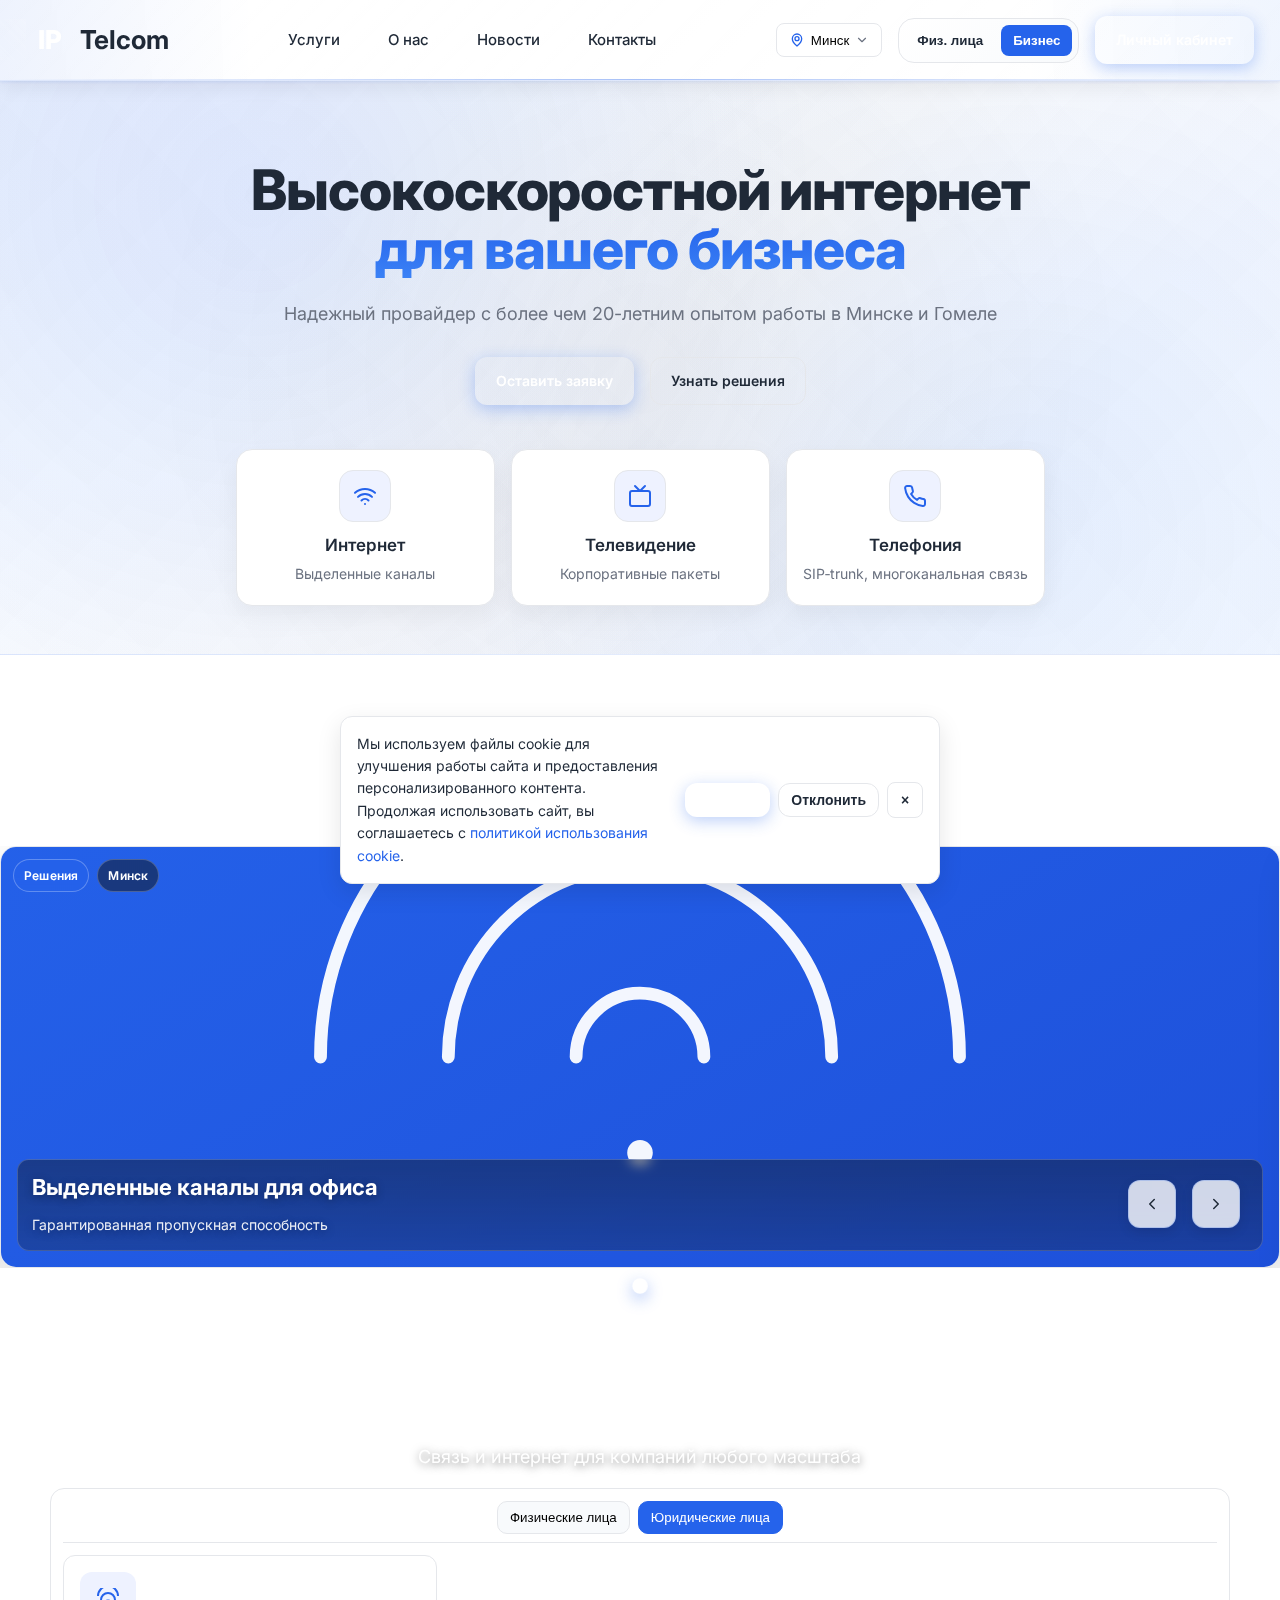
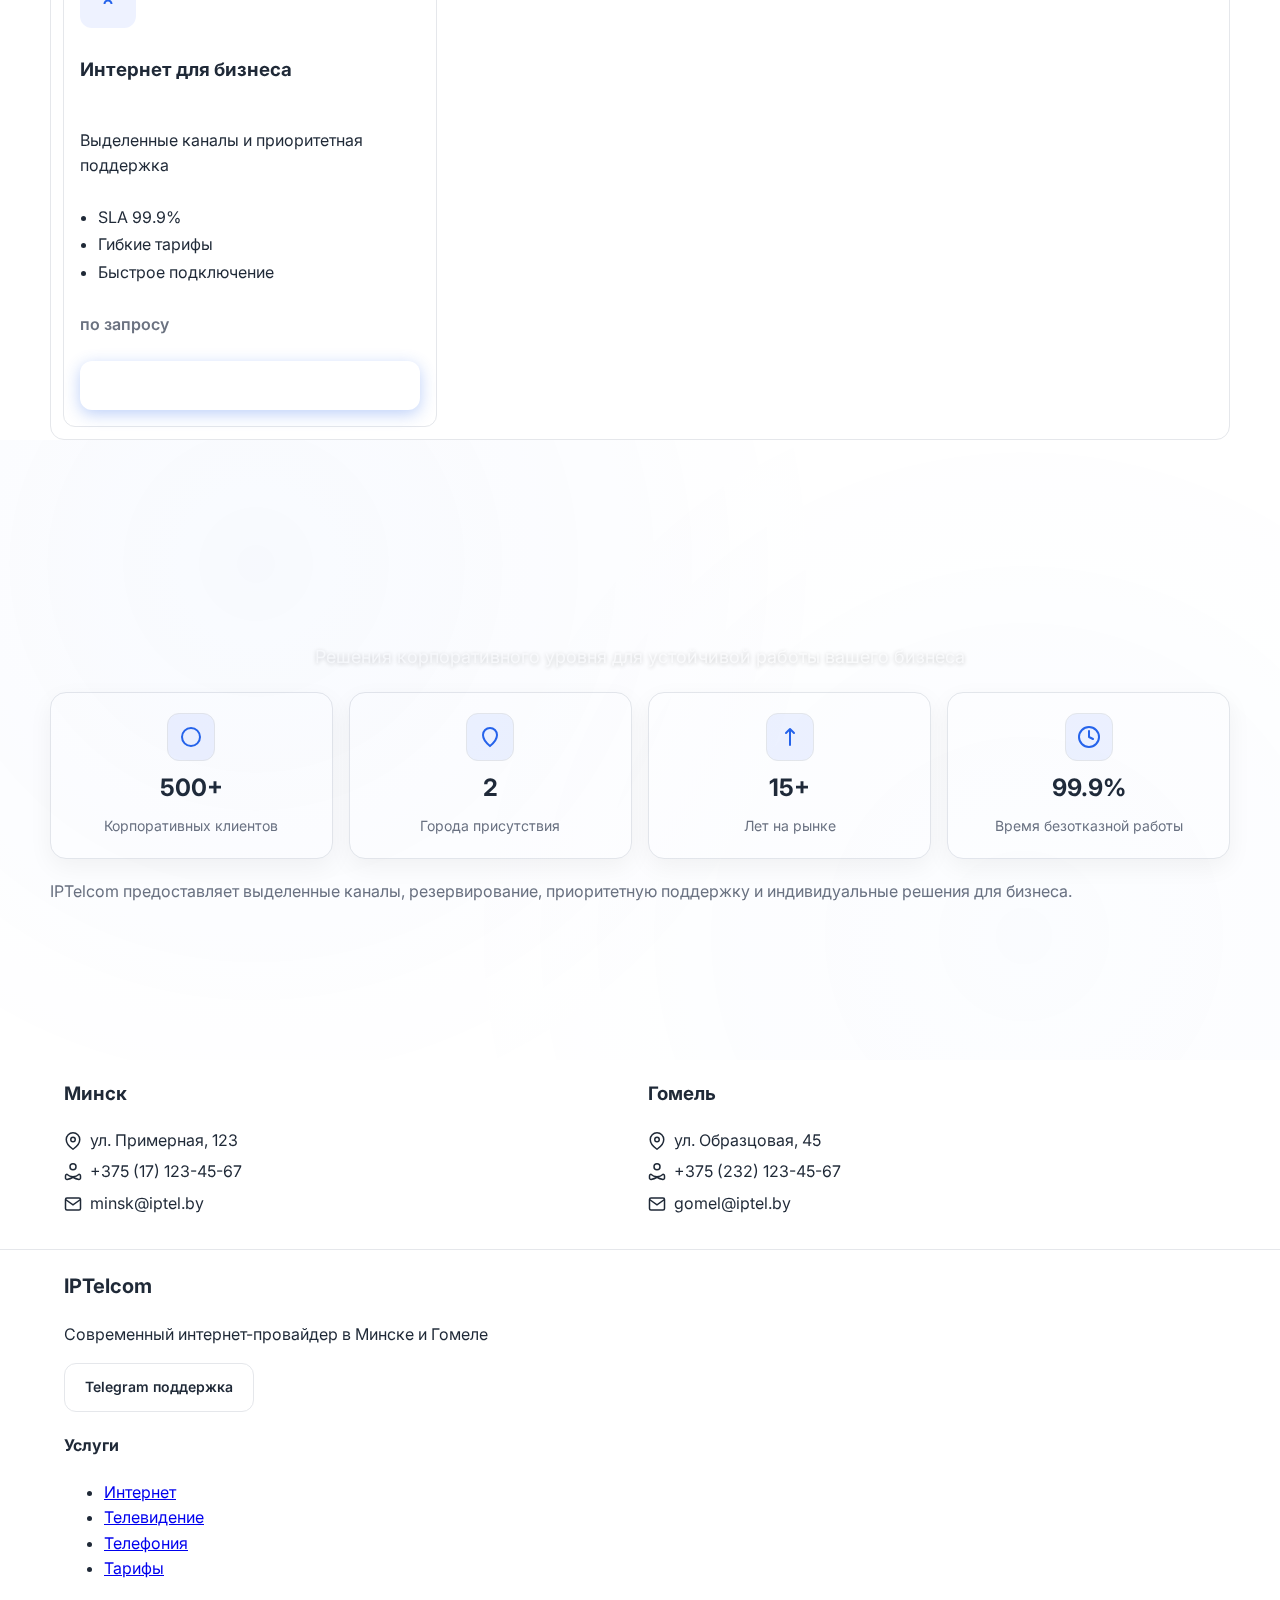
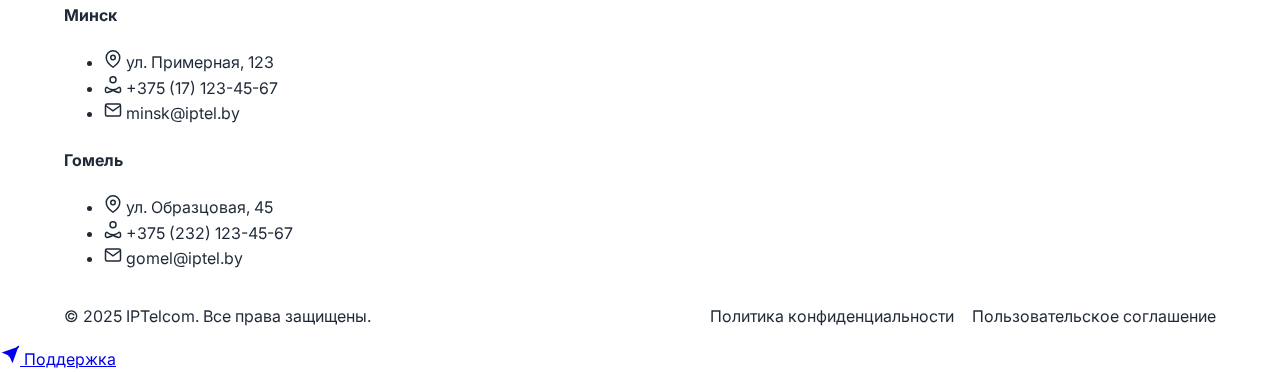
<file: business.html>
<!doctype html>
<html lang="ru">
  <head>
    <meta charset="UTF-8" />
    <meta name="viewport" content="width=device-width, initial-scale=1.0" />
    <title>IPTelcom для бизнеса - Интернет провайдер</title>
    <meta name="description" content="Интернет и услуги связи для бизнеса. Надежный провайдер IPTelcom." />
    <meta name="author" content="IPTelcom" />
    <meta property="og:title" content="IPTelcom для бизнеса" />
    <meta property="og:description" content="Интернет и услуги связи для бизнеса" />
    <meta property="og:type" content="website" />
    <meta property="og:image" content="https://iptel.by/og-image.png" />
    <meta name="twitter:card" content="summary_large_image" />
    <meta name="twitter:site" content="@iptelcom" />
    <meta name="twitter:image" content="https://iptel.by/og-image.png" />
    <link rel="icon" href="../favicon.ico" />
    <link rel="preconnect" href="https://fonts.googleapis.com">
    <link rel="preconnect" href="https://fonts.gstatic.com" crossorigin>
    <link href="https://fonts.googleapis.com/css2?family=Inter:wght@400;500;600;700&display=swap" rel="stylesheet">
    <!-- CSS Modules -->
    <link rel="stylesheet" href="css/base.css" />
    <link rel="stylesheet" href="css/layout.css" />
    <link rel="stylesheet" href="css/components.css" />
    <link rel="stylesheet" href="css/responsive.css" />
    <!-- JavaScript Modules -->
    <script defer src="js/tabs.js"></script>
    <script defer src="js/audience-toggle.js"></script>
    <script defer src="js/cookie-banner.js"></script>
    <script defer src="js/city-switcher.js"></script>
    <script defer src="js/mobile-menu.js"></script>
    <script defer src="js/carousel.js"></script>
    <script defer src="js/header-scroll.js"></script>
  </head>
  <body data-audience="business">
    <header class="site-header">
      <div class="container header-inner">
        <!-- Logo -->
        <a class="logo logo-v3" href="#">
          <span class="logo-text"><span class="logo-ip">IP</span><span class="logo-telcom">Telcom</span></span>
        </a>
        
        <!-- Desktop Navigation -->
        <nav class="main-nav desktop-nav">
          <a href="#services">Услуги</a>
          <a href="#about">О нас</a>
          <a href="#news">Новости</a>
          <a href="#contacts">Контакты</a>
        </nav>
        
        <!-- Desktop Actions -->
        <div class="header-actions desktop-actions">
          <div class="city-switcher" data-city-root role="combobox" aria-expanded="false" aria-haspopup="listbox">
            <button class="city-button" data-city-btn aria-label="Выбрать город" aria-expanded="false">
              <svg class="location-icon" width="16" height="16" viewBox="0 0 24 24" fill="none" aria-hidden="true">
                <path d="M12 21s7-5.686 7-11a7 7 0 1 0-14 0c0 5.314 7 11 7 11Z" stroke="currentColor" stroke-width="2"/>
                <circle cx="12" cy="10" r="3" stroke="currentColor" stroke-width="2"/>
              </svg>
              <span data-city-label>Минск</span>
              <svg class="chevron" width="14" height="14" viewBox="0 0 24 24" fill="none" aria-hidden="true"><path d="M6 9l6 6 6-6" stroke="currentColor" stroke-width="2" stroke-linecap="round" stroke-linejoin="round"/></svg>
            </button>
            <div class="city-menu" data-city-menu role="listbox" aria-label="Список городов" hidden>
              <button class="city-option" data-city-option="Минск" role="option" aria-selected="true">Минск</button>
              <button class="city-option" data-city-option="Гомель" role="option" aria-selected="false">Гомель</button>
            </div>
          </div>
          <div class="audience-toggle audience-toggle--desktop" role="group" aria-label="Выбор аудитории" data-audience-toggle="desktop">
            <button type="button" class="audience-btn" data-audience="private" aria-pressed="false">Физ. лица</button>
            <button type="button" class="audience-btn" data-audience="business" aria-pressed="true">Бизнес</button>
          </div>
          <a class="btn btn-primary desktop-user-btn" href="#">Личный кабинет</a>
        </div>
        
        <!-- Mobile Actions -->
        <div class="mobile-actions">
          <div class="city-switcher mobile-city-switcher" data-city-root role="combobox" aria-expanded="false" aria-haspopup="listbox">
            <button class="city-button" data-city-btn aria-label="Выбрать город" aria-expanded="false">
              <svg class="location-icon" width="16" height="16" viewBox="0 0 24 24" fill="none" aria-hidden="true">
                <path d="M12 21s7-5.686 7-11a7 7 0 1 0-14 0c0 5.314 7 11 7 11Z" stroke="currentColor" stroke-width="2"/>
                <circle cx="12" cy="10" r="3" stroke="currentColor" stroke-width="2"/>
              </svg>
              <span data-city-label>Минск</span>
              <svg class="chevron" width="14" height="14" viewBox="0 0 24 24" fill="none" aria-hidden="true"><path d="M6 9l6 6 6-6" stroke="currentColor" stroke-width="2" stroke-linecap="round" stroke-linejoin="round"/></svg>
            </button>
            <div class="city-menu" data-city-menu role="listbox" aria-label="Список городов" hidden>
              <button class="city-option" data-city-option="Минск" role="option" aria-selected="true">Минск</button>
              <button class="city-option" data-city-option="Гомель" role="option" aria-selected="false">Гомель</button>
            </div>
          </div>
          
          <button class="mobile-user-btn" aria-label="Личный кабинет">
            <svg width="20" height="20" viewBox="0 0 24 24" fill="none" aria-hidden="true">
              <path d="M20 21v-2a4 4 0 0 0-4-4H8a4 4 0 0 0-4 4v2" stroke="currentColor" stroke-width="2" stroke-linecap="round" stroke-linejoin="round"/>
              <circle cx="12" cy="7" r="4" stroke="currentColor" stroke-width="2" stroke-linecap="round" stroke-linejoin="round"/>
            </svg>
          </button>
          
          <button class="mobile-menu-btn" data-mobile-menu-btn aria-label="Открыть меню" aria-expanded="false">
            <span class="hamburger-line"></span>
            <span class="hamburger-line"></span>
            <span class="hamburger-line"></span>
          </button>
        </div>
      </div>
    </header>

    <!-- Mobile Menu -->
    <div class="mobile-menu" data-mobile-menu hidden>
      <div class="mobile-menu-overlay" data-mobile-menu-overlay></div>
      <div class="mobile-menu-content">
        <div class="mobile-menu-header">
          <h3>Меню</h3>
          <button class="mobile-menu-close" data-mobile-menu-close aria-label="Закрыть меню">
            <svg width="24" height="24" viewBox="0 0 24 24" fill="none" aria-hidden="true">
              <path d="M18 6L6 18M6 6l12 12" stroke="currentColor" stroke-width="2" stroke-linecap="round" stroke-linejoin="round"/>
            </svg>
          </button>
        </div>
        
        <nav class="mobile-nav">
          <a href="#services" class="mobile-nav-item">
            <svg xmlns="http://www.w3.org/2000/svg" width="18" height="18" viewBox="0 0 24 24" fill="none" stroke="currentColor" stroke-width="2" stroke-linecap="round" stroke-linejoin="round" aria-hidden="true">
              <path d="M12 20h.01"></path>
              <path d="M2 8.82a15 15 0 0 1 20 0"></path>
              <path d="M5 12.859a10 10 0 0 1 14 0"></path>
              <path d="M8.5 16.429a5 5 0 0 1 7 0"></path>
            </svg>
            <span>Услуги</span>
          </a>
          <a href="#about" class="mobile-nav-item">
            <svg xmlns="http://www.w3.org/2000/svg" width="18" height="18" viewBox="0 0 24 24" fill="none" stroke="currentColor" stroke-width="2" stroke-linecap="round" stroke-linejoin="round" aria-hidden="true">
              <path d="M20 21v-2a4 4 0 0 0-4-4H8a4 4 0 0 0-4 4v2"></path>
              <circle cx="12" cy="7" r="4"></circle>
            </svg>
            <span>О нас</span>
          </a>
          <a href="#news" class="mobile-nav-item">
            <svg xmlns="http://www.w3.org/2000/svg" width="18" height="18" viewBox="0 0 24 24" fill="none" stroke="currentColor" stroke-width="2" stroke-linecap="round" stroke-linejoin="round" aria-hidden="true">
              <path d="M4 4h16a2 2 0 0 1 2 2v12a2 2 0 0 1-2 2H4a2 2 0 0 1-2-2V6a2 2 0 0 1 2-2z"></path>
              <line x1="22" x2="12" y1="6" y2="13"></line>
              <line x1="2" x2="12" y1="6" y2="13"></line>
            </svg>
            <span>Новости</span>
          </a>
          <a href="#contacts" class="mobile-nav-item">
            <svg xmlns="http://www.w3.org/2000/svg" width="18" height="18" viewBox="0 0 24 24" fill="none" stroke="currentColor" stroke-width="2" stroke-linecap="round" stroke-linejoin="round" aria-hidden="true">
              <path d="M21 10c0 7-9 13-9 13s-9-6-9-13a9 9 0 0 1 18 0Z"></path>
              <circle cx="12" cy="10" r="3"></circle>
            </svg>
            <span>Контакты</span>
          </a>
        </nav>
        
        <div class="mobile-menu-footer">
          <a href="#" class="btn btn-primary mobile-login-btn">
            <svg width="16" height="16" viewBox="0 0 24 24" fill="none" aria-hidden="true">
              <path d="M20 21v-2a4 4 0 0 0-4-4H8a4 4 0 0 0-4 4v2" stroke="currentColor" stroke-width="2" stroke-linecap="round" stroke-linejoin="round"/>
              <circle cx="12" cy="7" r="4" stroke="currentColor" stroke-width="2" stroke-linecap="round" stroke-linejoin="round"/>
            </svg>
            Личный кабинет
          </a>
        </div>
      </div>
    </div>

    <main>
      <section class="hero">
        <div class="container hero-inner">
          <h1>
            Высокоскоростной интернет
            <span class="text-gradient">для вашего бизнеса</span>
          </h1>
          <div class="audience-toggle audience-toggle--mobile" role="group" aria-label="Выбор аудитории" data-audience-toggle="mobile">
            <button type="button" class="audience-btn" data-audience="private" aria-pressed="false">Для дома</button>
            <button type="button" class="audience-btn" data-audience="business" aria-pressed="true">Для бизнеса</button>
          </div>
          <p>Надежный провайдер с более чем 20-летним опытом работы в Минске и Гомеле</p>
          <div class="hero-cta">
            <a class="btn btn-primary" href="#contacts">Оставить заявку</a>
            <a class="btn btn-outline" href="#services">Узнать решения</a>
          </div>
          <div class="hero-features">
            <div class="feature">
              <span class="feature-icon">
                <svg xmlns="http://www.w3.org/2000/svg" width="24" height="24" viewBox="0 0 24 24" fill="none" stroke="currentColor" stroke-width="2" stroke-linecap="round" stroke-linejoin="round" class="lucide lucide-wifi" aria-hidden="true">
                  <path d="M12 20h.01"></path>
                  <path d="M2 8.82a15 15 0 0 1 20 0"></path>
                  <path d="M5 12.859a10 10 0 0 1 14 0"></path>
                  <path d="M8.5 16.429a5 5 0 0 1 7 0"></path>
                </svg>
              </span>
              <h3>Интернет</h3>
              <p>Выделенные каналы</p>
            </div>
            <div class="feature">
              <span class="feature-icon">
                <svg xmlns="http://www.w3.org/2000/svg" width="24" height="24" viewBox="0 0 24 24" fill="none" stroke="currentColor" stroke-width="2" stroke-linecap="round" stroke-linejoin="round" class="lucide lucide-tv" aria-hidden="true">
                  <rect width="20" height="15" x="2" y="7" rx="2" ry="2"></rect>
                  <polyline points="17 2 12 7 7 2"></polyline>
                </svg>
              </span>
              <h3>Телевидение</h3>
              <p>Корпоративные пакеты</p>
            </div>
            <div class="feature">
              <span class="feature-icon">
                <svg xmlns="http://www.w3.org/2000/svg" width="24" height="24" viewBox="0 0 24 24" fill="none" stroke="currentColor" stroke-width="2" stroke-linecap="round" stroke-linejoin="round" class="lucide lucide-phone" aria-hidden="true">
                  <path d="M22 16.92v3a2 2 0 0 1-2.18 2 19.79 19.79 0 0 1-8.63-3.07 19.5 19.5 0 0 1-6-6 19.79 19.79 0 0 1-3.07-8.67A2 2 0 0 1 4.11 2h3a2 2 0 0 1 2 1.72 12.84 12.84 0 0 0 .7 2.81 2 2 0 0 1-.45 2.11L8.09 9.91a16 16 0 0 0 6 6l1.27-1.27a2 2 0 0 1 2.11-.45 12.84 12.84 0 0 0 2.81.7A2 2 0 0 1 22 16.92z"></path>
                </svg>
              </span>
              <h3>Телефония</h3>
              <p>SIP‑trunk, многоканальная связь</p>
            </div>
          </div>
        </div>
      </section>

      <section id="news" class="news">
        <div class="section-head center">
          <div class="container">
            <h2>Новости и кейсы</h2>
            <p>Актуальные предложения и внедрения для бизнеса</p>
          </div>
        </div>
        <div class="carousel carousel-full" data-carousel="news">
            <button class="carousel-btn prev" aria-label="Назад" type="button">
              <svg width="18" height="18" viewBox="0 0 24 24" fill="none" aria-hidden="true"><path d="M15 18l-6-6 6-6" stroke="currentColor" stroke-width="2" stroke-linecap="round" stroke-linejoin="round"/></svg>
            </button>
            <div class="carousel-viewport">
              <div class="carousel-track">
                <article class="card">
                  <a class="card-link" href="#" aria-label="Подробнее: Выделенные каналы для офиса">
                    <img src="img/news-internet.svg" alt="Выделенные каналы для офиса" />
                    <div class="card-badges">
                      <span class="badge badge-type">Решения</span>
                      <span class="badge badge-city">Минск</span>
                    </div>
                    <div class="card-content">
                      <h3>Выделенные каналы для офиса</h3>
                      <p>Гарантированная пропускная способность</p>
                    </div>
                  </a>
                </article>
              </div>
            </div>
            <button class="carousel-btn next" aria-label="Вперёд" type="button">
              <svg width="18" height="18" viewBox="0 0 24 24" fill="none" aria-hidden="true"><path d="M9 6l6 6-6 6" stroke="currentColor" stroke-width="2" stroke-linecap="round" stroke-linejoin="round"/></svg>
            </button>
            <div class="carousel-dots" data-carousel-dots></div>
          </div>
        </div>
      </section>

      <section id="services" class="services">
        <div class="container">
          <div class="section-head center">
            <h2>Решения для бизнеса</h2>
            <p>Связь и интернет для компаний любого масштаба</p>
          </div>

          <div class="tabs" data-tabs>
            <div class="tablist" role="tablist">
              <button role="tab" aria-selected="false" data-tab="private">Физические лица</button>
              <button role="tab" aria-selected="true" data-tab="business">Юридические лица</button>
            </div>
            <div class="tabpanels">
              <div role="tabpanel" data-panel="private" hidden>
                <div class="service-cards">
                  <article class="service-card">
                    <img src="[data-uri]" alt="Интернет" />
                    <h3>Интернет</h3>
                    <p>Высокоскоростной оптоволоконный интернет до 1 Гбит/с</p>
                  </article>
                </div>
              </div>
              <div role="tabpanel" data-panel="business">
                <div class="service-cards">
                  <article class="service-card">
                    <img src="[data-uri]" alt="Интернет для бизнеса" />
                    <h3>Интернет для бизнеса</h3>
                    <p>Выделенные каналы и приоритетная поддержка</p>
                    <ul>
                      <li>SLA 99.9%</li>
                      <li>Гибкие тарифы</li>
                      <li>Быстрое подключение</li>
                    </ul>
                    <p class="price">по запросу</p>
                    <a class="btn btn-primary" href="#contacts">Оставить заявку</a>
                  </article>
                </div>
              </div>
            </div>
          </div>
        </div>
      </section>

      <section id="about" class="about">
        <div class="container">
          <div class="section-head center">
            <h2>О компании IPTelcom</h2>
            <p>Решения корпоративного уровня для устойчивой работы вашего бизнеса</p>
          </div>
          <div class="stats">
            <div class="stat">
              <div class="stat-icon"><svg width="24" height="24" viewBox="0 0 24 24" fill="none" aria-hidden="true"><path d="M3 12a9 9 0 1 0 18 0A9 9 0 0 0 3 12Z" stroke="currentColor" stroke-width="2"/></svg></div>
              <div class="stat-num">500+</div>
              <div class="stat-label">Корпоративных клиентов</div>
            </div>
            <div class="stat">
              <div class="stat-icon"><svg width="24" height="24" viewBox="0 0 24 24" fill="none" aria-hidden="true"><path d="M12 21s7-5.686 7-11a7 7 0 1 0-14 0c0 5.314 7 11 7 11Z" stroke="currentColor" stroke-width="2"/></svg></div>
              <div class="stat-num">2</div>
              <div class="stat-label">Города присутствия</div>
            </div>
            <div class="stat">
              <div class="stat-icon"><svg width="24" height="24" viewBox="0 0 24 24" fill="none" aria-hidden="true"><path d="M12 20V4M8 8l4-4 4 4" stroke="currentColor" stroke-width="2" stroke-linecap="round" stroke-linejoin="round"/></svg></div>
              <div class="stat-num">15+</div>
              <div class="stat-label">Лет на рынке</div>
            </div>
            <div class="stat">
              <div class="stat-icon"><svg width="24" height="24" viewBox="0 0 24 24" fill="none" aria-hidden="true"><circle cx="12" cy="12" r="10" stroke="currentColor" stroke-width="2"/><path d="M12 6v6l4 2" stroke="currentColor" stroke-width="2" stroke-linecap="round" stroke-linejoin="round"/></svg></div>
              <div class="stat-num">99.9%</div>
              <div class="stat-label">Время безотказной работы</div>
            </div>
          </div>
          <p class="about-text">IPTelcom предоставляет выделенные каналы, резервирование, приоритетную поддержку и индивидуальные решения для бизнеса.</p>
        </div>
      </section>

      <section id="contacts" class="contacts">
        <div class="container grid">
          <div>
            <h3>Минск</h3>
            <ul class="contact-list">
              <li><svg width="18" height="18" viewBox="0 0 24 24" fill="none" aria-hidden="true"><path d="M21 10c0 7-9 13-9 13s-9-6-9-13a9 9 0 0 1 18 0Z" stroke="currentColor" stroke-width="2"/><circle cx="12" cy="10" r="3" stroke="currentColor" stroke-width="2"/></svg> ул. Примерная, 123</li>
              <li><svg width="18" height="18" viewBox="0 0 24 24" fill="none" aria-hidden="true"><path d="M22 16.92v3a2 2 0 0 1-2.18 2A19.86 19.86 0 0 1 12 19a19.86 19.86 0 0 1-7.82 2.92A2 2 0 0 1 2 19.92v-3A2 2 0 0 1 3.82 15a12.05 12.05 0 0 0 16.36 0A2 2 0 0 1 22 16.92Z" stroke="currentColor" stroke-width="2"/><path d="M16 5a4 4 0 1 1-8 0 4 4 0 0 1 8 0Z" stroke="currentColor" stroke-width="2"/></svg> +375 (17) 123-45-67</li>
              <li><svg width="18" height="18" viewBox="0 0 24 24" fill="none" aria-hidden="true"><path d="M4 4h16c1.1 0 2 .9 2 2v12c0 1.1-.9 2-2 2H4c-1.1 0-2-.9-2-2V6c0-1.1.9-2 2-2z" stroke="currentColor" stroke-width="2"/><polyline points="22,6 12,13 2,6" stroke="currentColor" stroke-width="2"/></svg> minsk@iptel.by</li>
            </ul>
          </div>
          <div>
            <h3>Гомель</h3>
            <ul class="contact-list">
              <li><svg width="18" height="18" viewBox="0 0 24 24" fill="none" aria-hidden="true"><path d="M21 10c0 7-9 13-9 13s-9-6-9-13a9 9 0 0 1 18 0Z" stroke="currentColor" stroke-width="2"/><circle cx="12" cy="10" r="3" stroke="currentColor" stroke-width="2"/></svg> ул. Образцовая, 45</li>
              <li><svg width="18" height="18" viewBox="0 0 24 24" fill="none" aria-hidden="true"><path d="M22 16.92v3a2 2 0 0 1-2.18 2A19.86 19.86 0 0 1 12 19a19.86 19.86 0 0 1-7.82 2.92A2 2 0 0 1 2 19.92v-3A2 2 0 0 1 3.82 15a12.05 12.05 0 0 0 16.36 0A2 2 0 0 1 22 16.92Z" stroke="currentColor" stroke-width="2"/><path d="M16 5a4 4 0 1 1-8 0 4 4 0 0 1 8 0Z" stroke="currentColor" stroke-width="2"/></svg> +375 (232) 123-45-67</li>
              <li><svg width="18" height="18" viewBox="0 0 24 24" fill="none" aria-hidden="true"><path d="M4 4h16c1.1 0 2 .9 2 2v12c0 1.1-.9 2-2 2H4c-1.1 0-2-.9-2-2V6c0-1.1.9-2 2-2z" stroke="currentColor" stroke-width="2"/><polyline points="22,6 12,13 2,6" stroke="currentColor" stroke-width="2"/></svg> gomel@iptel.by</li>
            </ul>
          </div>
        </div>
      </section>
    </main>

    <footer class="site-footer">
      <div class="container footer-top">
        <div>
          <h3 class="logo">IPTelcom</h3>
          <p>Современный интернет-провайдер в Минске и Гомеле</p>
          <a class="btn btn-outline" href="#">Telegram поддержка</a>
        </div>
        <div>
          <h4>Услуги</h4>
          <ul>
            <li><a href="#">Интернет</a></li>
            <li><a href="#">Телевидение</a></li>
            <li><a href="#">Телефония</a></li>
            <li><a href="#">Тарифы</a></li>
          </ul>
        </div>
        <div>
          <h4>Минск</h4>
          <ul>
            <li><svg width="18" height="18" viewBox="0 0 24 24" fill="none" aria-hidden="true"><path d="M21 10c0 7-9 13-9 13s-9-6-9-13a9 9 0 0 1 18 0Z" stroke="currentColor" stroke-width="2"/><circle cx="12" cy="10" r="3" stroke="currentColor" stroke-width="2"/></svg> ул. Примерная, 123</li>
            <li><svg width="18" height="18" viewBox="0 0 24 24" fill="none" aria-hidden="true"><path d="M22 16.92v3a2 2 0 0 1-2.18 2A19.86 19.86 0 0 1 12 19a19.86 19.86 0 0 1-7.82 2.92A2 2 0 0 1 2 19.92v-3A2 2 0 0 1 3.82 15a12.05 12.05 0 0 0 16.36 0A2 2 0 0 1 22 16.92Z" stroke="currentColor" stroke-width="2"/><path d="M16 5a4 4 0 1 1-8 0 4 4 0 0 1 8 0Z" stroke="currentColor" stroke-width="2"/></svg> +375 (17) 123-45-67</li>
            <li><svg width="18" height="18" viewBox="0 0 24 24" fill="none" aria-hidden="true"><path d="M4 4h16c1.1 0 2 .9 2 2v12c0 1.1-.9 2-2 2H4c-1.1 0-2-.9-2-2V6c0-1.1.9-2 2-2z" stroke="currentColor" stroke-width="2"/><polyline points="22,6 12,13 2,6" stroke="currentColor" stroke-width="2"/></svg> minsk@iptel.by</li>
          </ul>
        </div>
        <div>
          <h4>Гомель</h4>
          <ul>
            <li><svg width="18" height="18" viewBox="0 0 24 24" fill="none" aria-hidden="true"><path d="M21 10c0 7-9 13-9 13s-9-6-9-13a9 9 0 0 1 18 0Z" stroke="currentColor" stroke-width="2"/><circle cx="12" cy="10" r="3" stroke="currentColor" stroke-width="2"/></svg> ул. Образцовая, 45</li>
            <li><svg width="18" height="18" viewBox="0 0 24 24" fill="none" aria-hidden="true"><path d="M22 16.92v3a2 2 0 0 1-2.18 2A19.86 19.86 0 0 1 12 19a19.86 19.86 0 0 1-7.82 2.92A2 2 0 0 1 2 19.92v-3A2 2 0 0 1 3.82 15a12.05 12.05 0 0 0 16.36 0A2 2 0 0 1 22 16.92Z" stroke="currentColor" stroke-width="2"/><path d="M16 5a4 4 0 1 1-8 0 4 4 0 0 1 8 0Z" stroke="currentColor" stroke-width="2"/></svg> +375 (232) 123-45-67</li>
            <li><svg width="18" height="18" viewBox="0 0 24 24" fill="none" aria-hidden="true"><path d="M4 4h16c1.1 0 2 .9 2 2v12c0 1.1-.9 2-2 2H4c-1.1 0-2-.9-2-2V6c0-1.1.9-2 2-2z" stroke="currentColor" stroke-width="2"/><polyline points="22,6 12,13 2,6" stroke="currentColor" stroke-width="2"/></svg> gomel@iptel.by</li>
          </ul>
        </div>
      </div>
      <div class="container footer-bottom">
        <p>© 2025 IPTelcom. Все права защищены.</p>
        <nav class="footer-links">
          <a href="#">Политика конфиденциальности</a>
          <a href="#">Пользовательское соглашение</a>
        </nav>
      </div>
    </footer>

    <div class="cookie-banner" data-cookie-banner hidden>
      <p>Мы используем файлы cookie для улучшения работы сайта и предоставления персонализированного контента. Продолжая использовать сайт, вы соглашаетесь с <a href="#">политикой использования cookie</a>.</p>
      <div class="actions">
        <button class="btn btn-primary" data-accept-cookies>Принять</button>
        <button class="btn" data-decline-cookies>Отклонить</button>
        <button class="btn btn-icon" data-close-cookies aria-label="Закрыть">×</button>
      </div>
    </div>
   
    <!-- Floating Telegram Support (desktop only) -->
    <a class="floating-tg" href="#" target="_blank" rel="noopener" aria-label="Поддержка в Telegram">
      <span class="floating-tg__icon">
        <svg width="20" height="20" viewBox="0 0 24 24" fill="none" aria-hidden="true">
          <path d="M22 2 11 13" stroke="currentColor" stroke-width="2" stroke-linecap="round" stroke-linejoin="round"/>
          <path d="M22 2 15 22l-4-9-9-4 20-7z" fill="currentColor"/>
        </svg>
      </span>
      <span class="floating-tg__label">Поддержка</span>
    </a>
  </body>
  
</html>
</file>
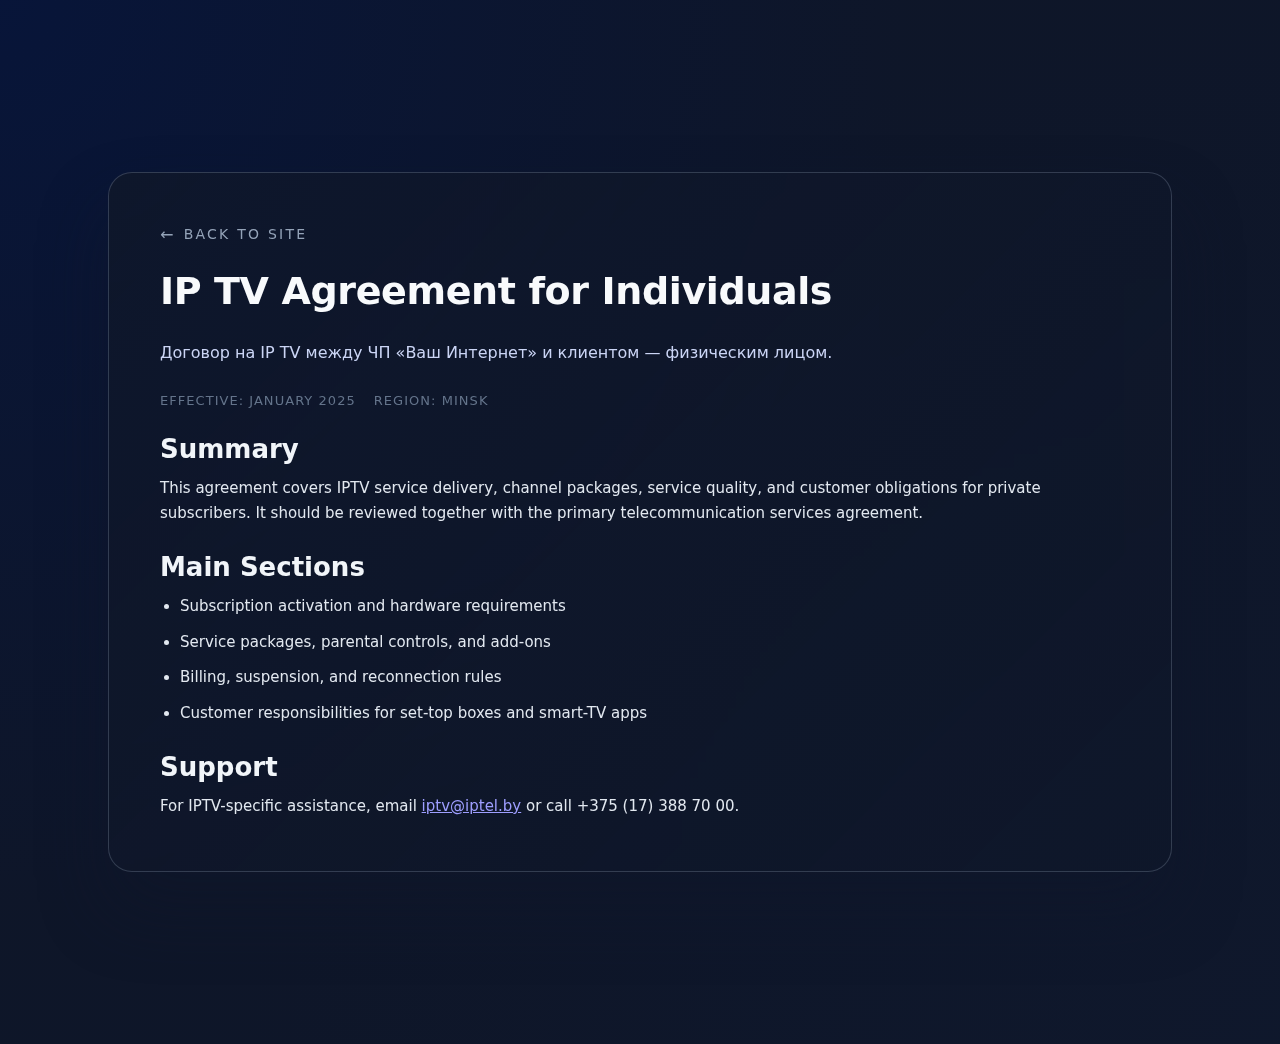
<file: documents/ip-tv-agreement-for-individuals.html>
<!DOCTYPE html>
<html lang="en">
  <head>
    <meta charset="UTF-8" />
    <meta name="viewport" content="width=device-width, initial-scale=1" />
    <title>IP TV Agreement for Individuals | IPTelcom</title>
    <link rel="stylesheet" href="documents.css" />
  </head>
  <body class="documents-page">
    <main class="doc-wrapper">
      <article class="doc-card">
        <a class="doc-nav" href="../index.html">Back to site</a>
        <h1 class="doc-title">IP TV Agreement for Individuals</h1>
        <p class="doc-subtitle">Договор на IP TV между ЧП «Ваш Интернет» и клиентом — физическим лицом.</p>
        <div class="doc-meta">
          <span>Effective: January 2025</span>
          <span>Region: Minsk</span>
        </div>
        <section class="doc-section">
          <h2>Summary</h2>
          <p>
            This agreement covers IPTV service delivery, channel packages, service quality, and customer obligations for
            private subscribers. It should be reviewed together with the primary telecommunication services agreement.
          </p>
        </section>
        <section class="doc-section">
          <h2>Main Sections</h2>
          <ul>
            <li>Subscription activation and hardware requirements</li>
            <li>Service packages, parental controls, and add-ons</li>
            <li>Billing, suspension, and reconnection rules</li>
            <li>Customer responsibilities for set-top boxes and smart-TV apps</li>
          </ul>
        </section>
        <section class="doc-section">
          <h2>Support</h2>
          <p>For IPTV-specific assistance, email <a href="mailto:iptv@iptel.by">iptv@iptel.by</a> or call +375 (17) 388 70 00.</p>
        </section>
      </article>
    </main>
  </body>
</html>
</file>
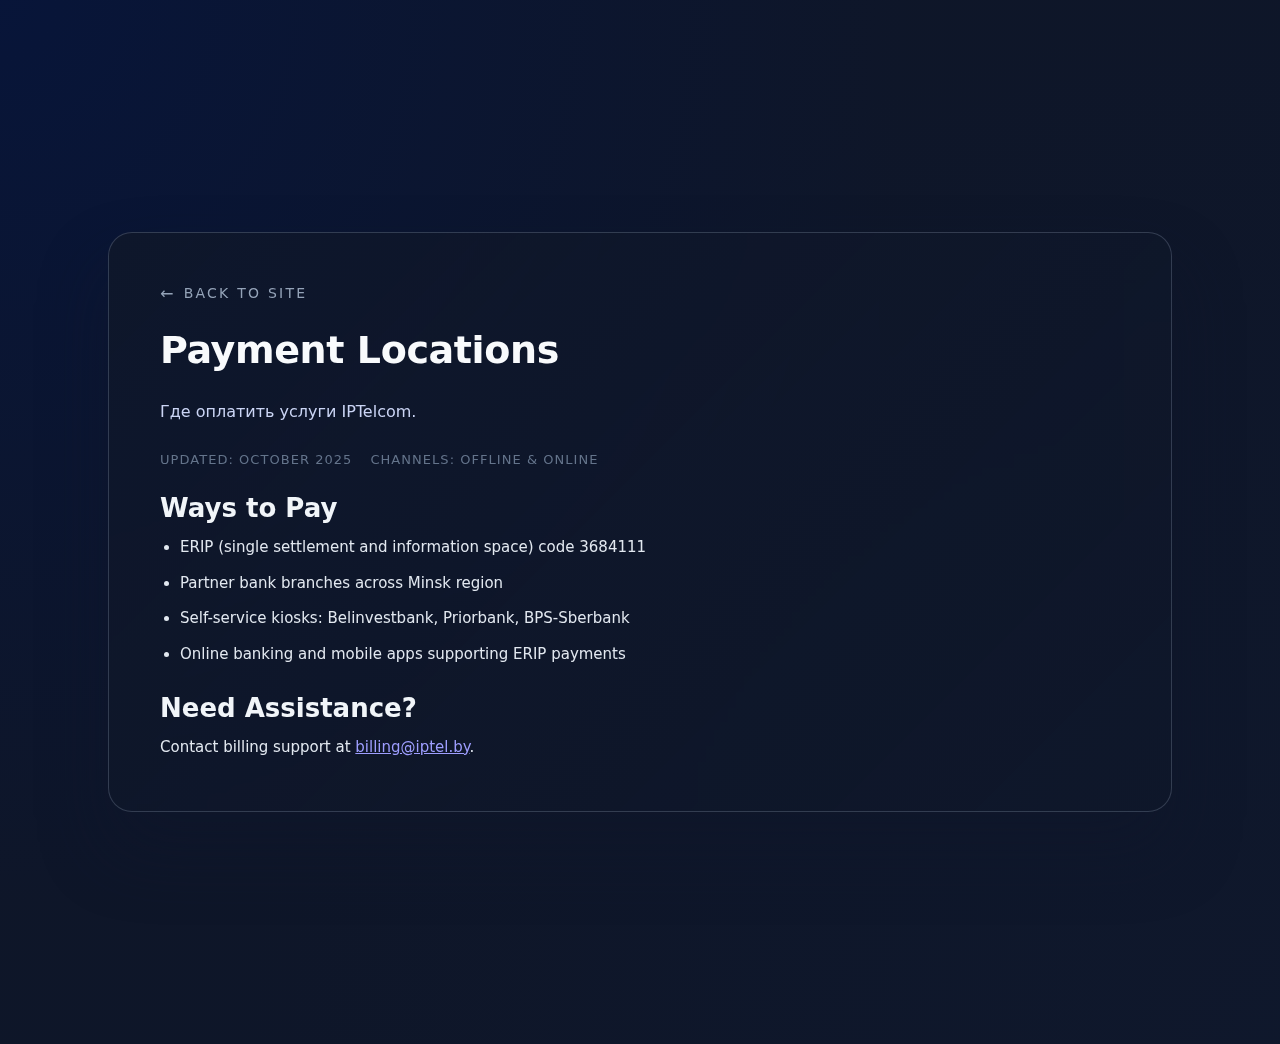
<file: documents/payment-locations.html>
<!DOCTYPE html>
<html lang="en">
  <head>
    <meta charset="UTF-8" />
    <meta name="viewport" content="width=device-width, initial-scale=1" />
    <title>Payment Locations | IPTelcom</title>
    <link rel="stylesheet" href="documents.css" />
  </head>
  <body class="documents-page">
    <main class="doc-wrapper">
      <article class="doc-card">
        <a class="doc-nav" href="../index.html">Back to site</a>
        <h1 class="doc-title">Payment Locations</h1>
        <p class="doc-subtitle">Где оплатить услуги IPTelcom.</p>
        <div class="doc-meta">
          <span>Updated: October 2025</span>
          <span>Channels: Offline &amp; Online</span>
        </div>
        <section class="doc-section">
          <h2>Ways to Pay</h2>
          <ul>
            <li>ERIP (single settlement and information space) code 3684111</li>
            <li>Partner bank branches across Minsk region</li>
            <li>Self-service kiosks: Belinvestbank, Priorbank, BPS-Sberbank</li>
            <li>Online banking and mobile apps supporting ERIP payments</li>
          </ul>
        </section>
        <section class="doc-section">
          <h2>Need Assistance?</h2>
          <p>Contact billing support at <a href="mailto:billing@iptel.by">billing@iptel.by</a>.</p>
        </section>
      </article>
    </main>
  </body>
</html>
</file>
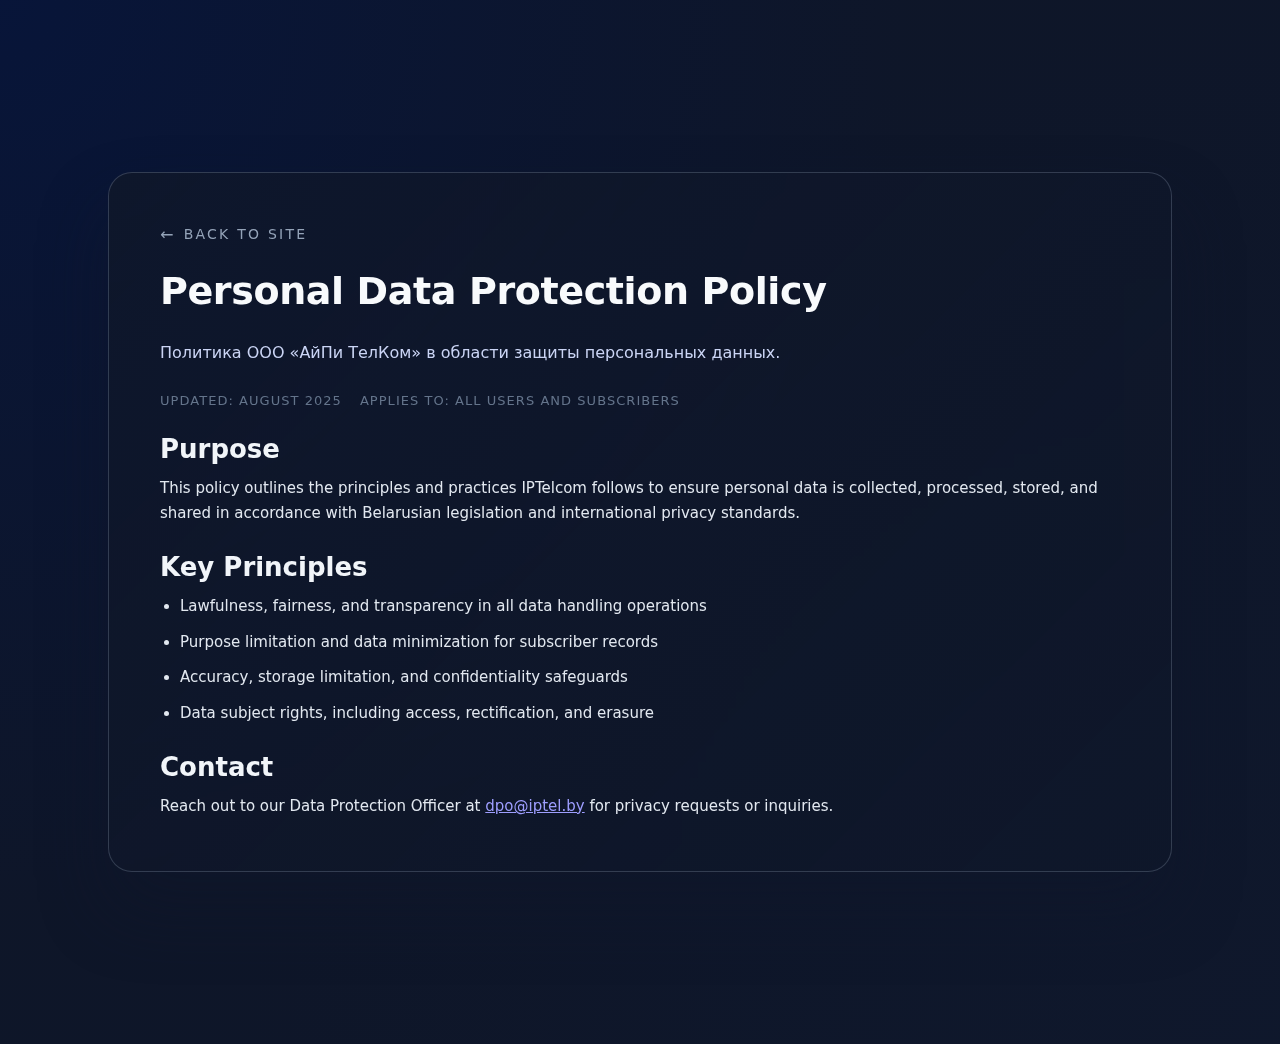
<file: documents/personal-data-protection-policy.html>
<!DOCTYPE html>
<html lang="en">
  <head>
    <meta charset="UTF-8" />
    <meta name="viewport" content="width=device-width, initial-scale=1" />
    <title>Personal Data Protection Policy | IPTelcom</title>
    <link rel="stylesheet" href="documents.css" />
  </head>
  <body class="documents-page">
    <main class="doc-wrapper">
      <article class="doc-card">
        <a class="doc-nav" href="../index.html">Back to site</a>
        <h1 class="doc-title">Personal Data Protection Policy</h1>
        <p class="doc-subtitle">Политика ООО «АйПи ТелКом» в области защиты персональных данных.</p>
        <div class="doc-meta">
          <span>Updated: August 2025</span>
          <span>Applies to: All users and subscribers</span>
        </div>
        <section class="doc-section">
          <h2>Purpose</h2>
          <p>
            This policy outlines the principles and practices IPTelcom follows to ensure personal data is collected,
            processed, stored, and shared in accordance with Belarusian legislation and international privacy standards.
          </p>
        </section>
        <section class="doc-section">
          <h2>Key Principles</h2>
          <ul>
            <li>Lawfulness, fairness, and transparency in all data handling operations</li>
            <li>Purpose limitation and data minimization for subscriber records</li>
            <li>Accuracy, storage limitation, and confidentiality safeguards</li>
            <li>Data subject rights, including access, rectification, and erasure</li>
          </ul>
        </section>
        <section class="doc-section">
          <h2>Contact</h2>
          <p>
            Reach out to our Data Protection Officer at <a href="mailto:dpo@iptel.by">dpo@iptel.by</a> for privacy
            requests or inquiries.
          </p>
        </section>
      </article>
    </main>
  </body>
</html>
</file>
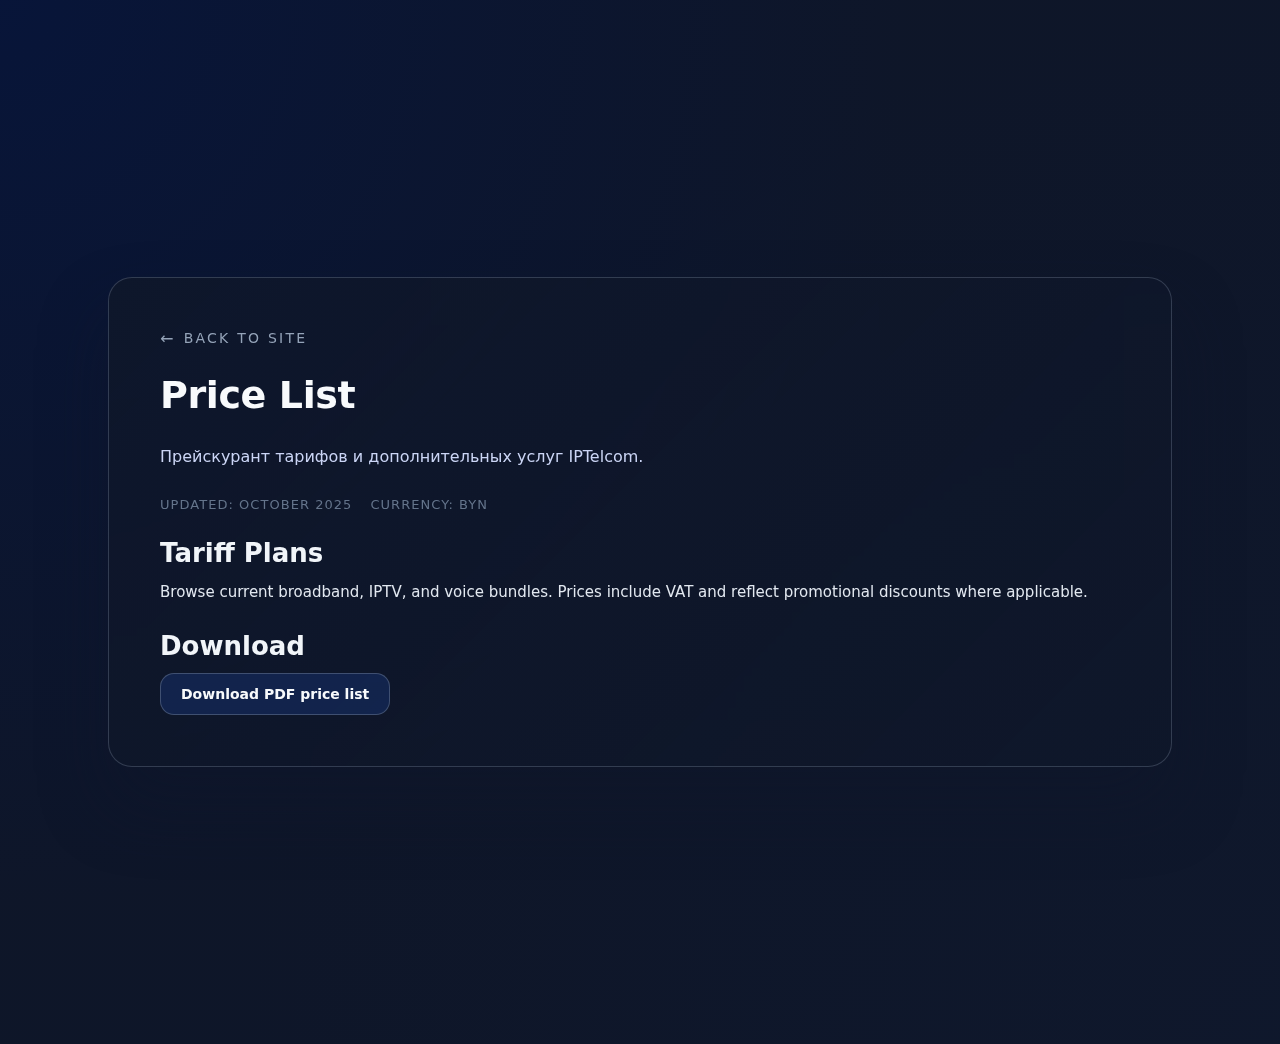
<file: documents/price-list.html>
<!DOCTYPE html>
<html lang="en">
  <head>
    <meta charset="UTF-8" />
    <meta name="viewport" content="width=device-width, initial-scale=1" />
    <title>Price List | IPTelcom</title>
    <link rel="stylesheet" href="documents.css" />
  </head>
  <body class="documents-page">
    <main class="doc-wrapper">
      <article class="doc-card">
        <a class="doc-nav" href="../index.html">Back to site</a>
        <h1 class="doc-title">Price List</h1>
        <p class="doc-subtitle">Прейскурант тарифов и дополнительных услуг IPTelcom.</p>
        <div class="doc-meta">
          <span>Updated: October 2025</span>
          <span>Currency: BYN</span>
        </div>
        <section class="doc-section">
          <h2>Tariff Plans</h2>
          <p>
            Browse current broadband, IPTV, and voice bundles. Prices include VAT and reflect promotional discounts where
            applicable.
          </p>
        </section>
        <section class="doc-section">
          <h2>Download</h2>
          <div class="doc-actions">
            <a href="#">Download PDF price list</a>
          </div>
        </section>
      </article>
    </main>
  </body>
</html>
</file>
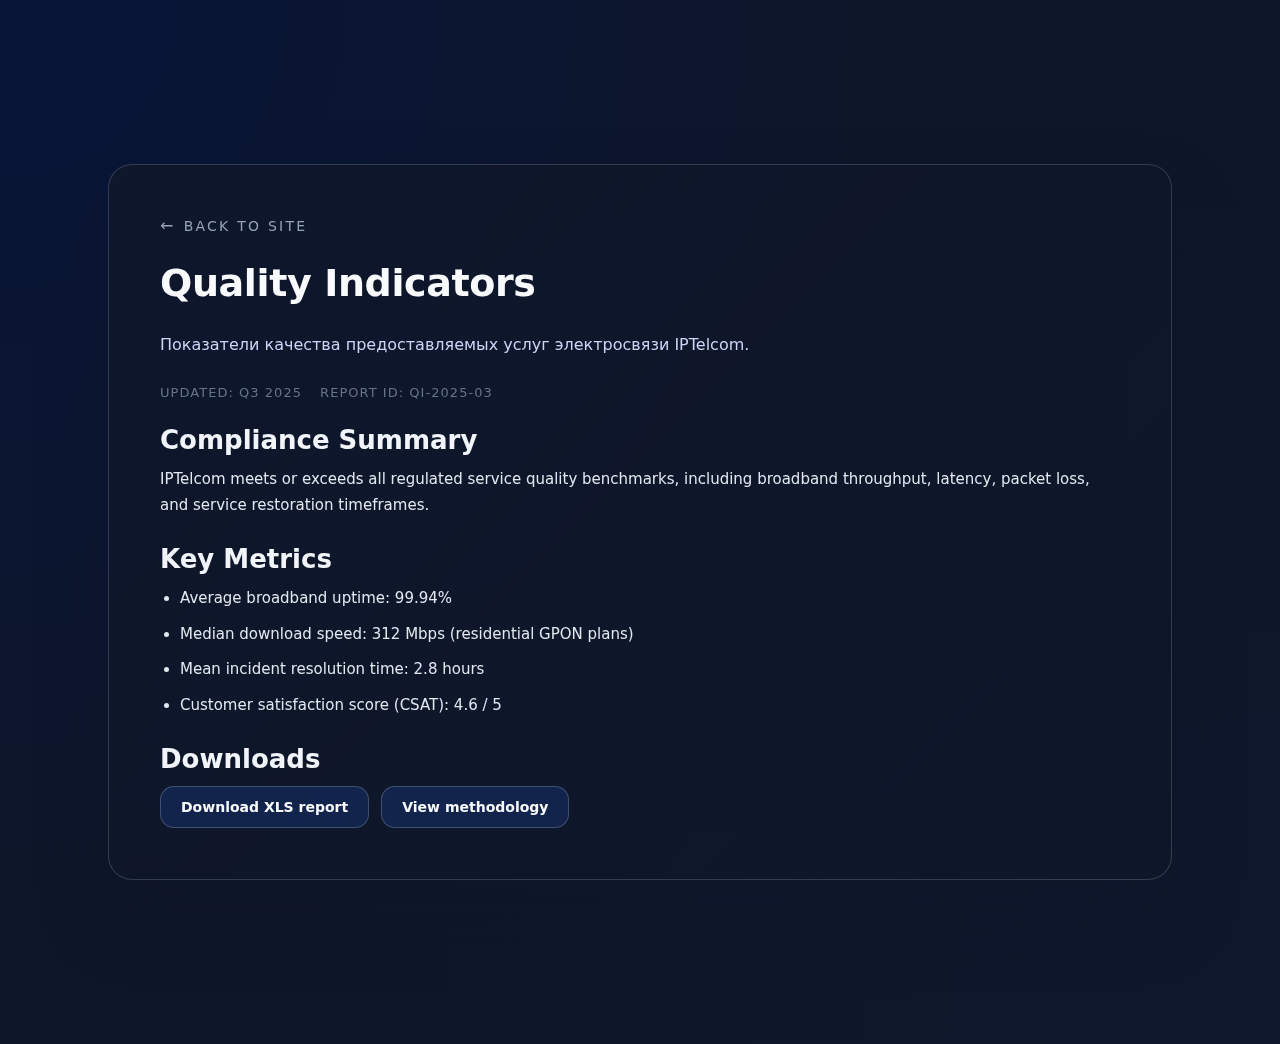
<file: documents/quality-indicators.html>
<!DOCTYPE html>
<html lang="en">
  <head>
    <meta charset="UTF-8" />
    <meta name="viewport" content="width=device-width, initial-scale=1" />
    <title>Quality Indicators | IPTelcom</title>
    <link rel="stylesheet" href="documents.css" />
  </head>
  <body class="documents-page">
    <main class="doc-wrapper">
      <article class="doc-card">
        <a class="doc-nav" href="../index.html">Back to site</a>
        <h1 class="doc-title">Quality Indicators</h1>
        <p class="doc-subtitle">Показатели качества предоставляемых услуг электросвязи IPTelcom.</p>
        <div class="doc-meta">
          <span>Updated: Q3 2025</span>
          <span>Report ID: QI-2025-03</span>
        </div>
        <section class="doc-section">
          <h2>Compliance Summary</h2>
          <p>
            IPTelcom meets or exceeds all regulated service quality benchmarks, including broadband throughput, latency,
            packet loss, and service restoration timeframes.
          </p>
        </section>
        <section class="doc-section">
          <h2>Key Metrics</h2>
          <ul>
            <li>Average broadband uptime: 99.94%</li>
            <li>Median download speed: 312 Mbps (residential GPON plans)</li>
            <li>Mean incident resolution time: 2.8 hours</li>
            <li>Customer satisfaction score (CSAT): 4.6 / 5</li>
          </ul>
        </section>
        <section class="doc-section">
          <h2>Downloads</h2>
          <div class="doc-actions">
            <a href="#">Download XLS report</a>
            <a href="#">View methodology</a>
          </div>
        </section>
      </article>
    </main>
  </body>
</html>
</file>
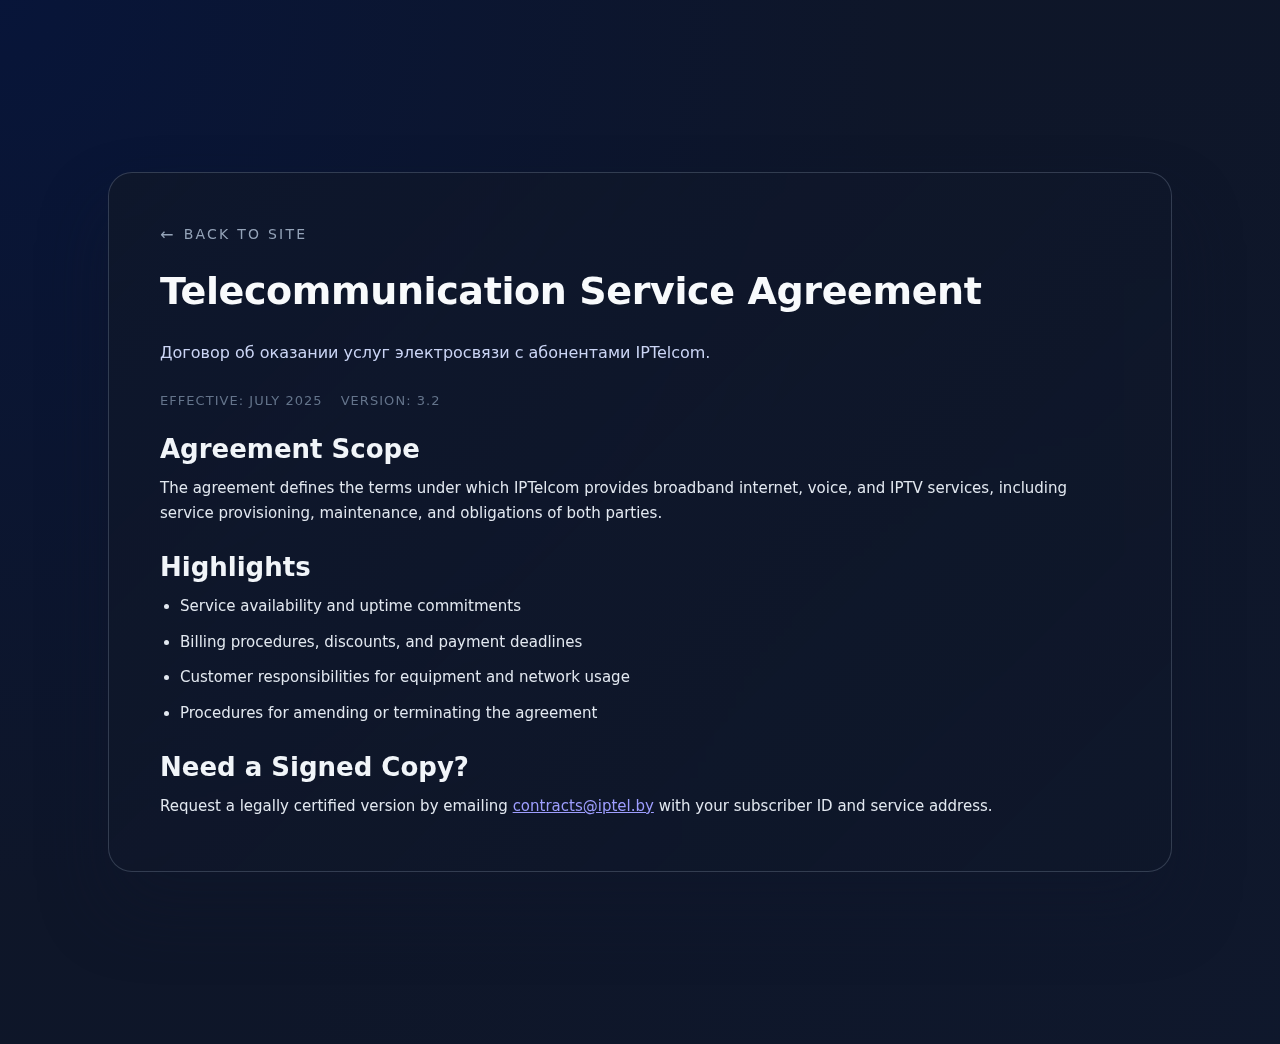
<file: documents/telecommunication-service-agreement.html>
<!DOCTYPE html>
<html lang="en">
  <head>
    <meta charset="UTF-8" />
    <meta name="viewport" content="width=device-width, initial-scale=1" />
    <title>Telecommunication Service Agreement | IPTelcom</title>
    <link rel="stylesheet" href="documents.css" />
  </head>
  <body class="documents-page">
    <main class="doc-wrapper">
      <article class="doc-card">
        <a class="doc-nav" href="../index.html">Back to site</a>
        <h1 class="doc-title">Telecommunication Service Agreement</h1>
        <p class="doc-subtitle">Договор об оказании услуг электросвязи с абонентами IPTelcom.</p>
        <div class="doc-meta">
          <span>Effective: July 2025</span>
          <span>Version: 3.2</span>
        </div>
        <section class="doc-section">
          <h2>Agreement Scope</h2>
          <p>
            The agreement defines the terms under which IPTelcom provides broadband internet, voice, and IPTV services,
            including service provisioning, maintenance, and obligations of both parties.
          </p>
        </section>
        <section class="doc-section">
          <h2>Highlights</h2>
          <ul>
            <li>Service availability and uptime commitments</li>
            <li>Billing procedures, discounts, and payment deadlines</li>
            <li>Customer responsibilities for equipment and network usage</li>
            <li>Procedures for amending or terminating the agreement</li>
          </ul>
        </section>
        <section class="doc-section">
          <h2>Need a Signed Copy?</h2>
          <p>
            Request a legally certified version by emailing <a href="mailto:contracts@iptel.by">contracts@iptel.by</a>
            with your subscriber ID and service address.
          </p>
        </section>
      </article>
    </main>
  </body>
</html>
</file>
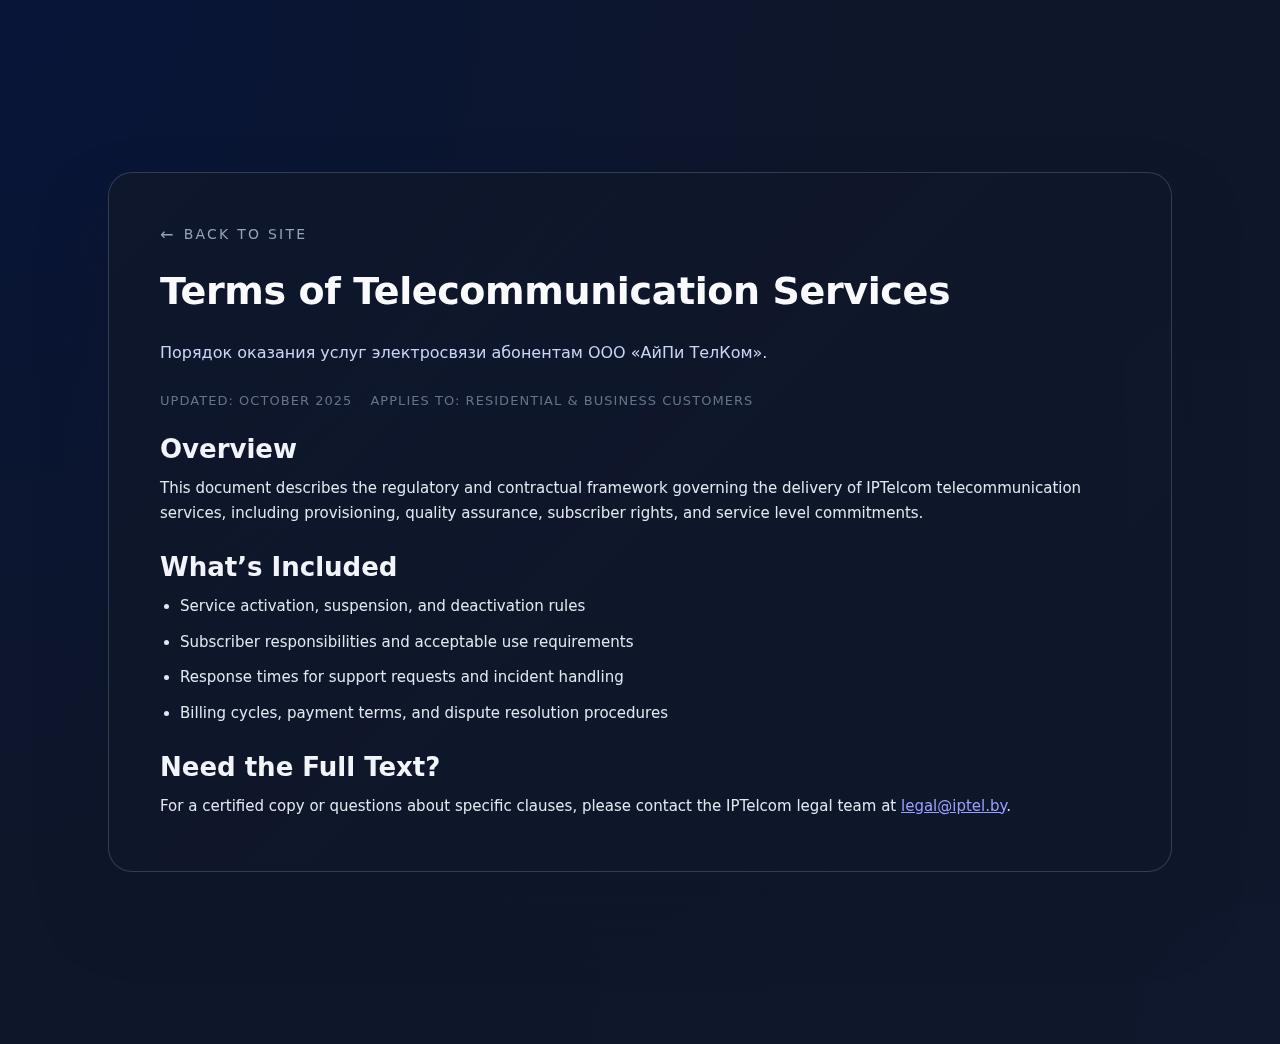
<file: documents/terms-of-telecommunication-services.html>
<!DOCTYPE html>
<html lang="en">
  <head>
    <meta charset="UTF-8" />
    <meta name="viewport" content="width=device-width, initial-scale=1" />
    <title>Terms of Telecommunication Services | IPTelcom</title>
    <link rel="stylesheet" href="documents.css" />
  </head>
  <body class="documents-page">
    <main class="doc-wrapper">
      <article class="doc-card">
        <a class="doc-nav" href="../index.html">Back to site</a>
        <h1 class="doc-title">Terms of Telecommunication Services</h1>
        <p class="doc-subtitle">Порядок оказания услуг электросвязи абонентам ООО «АйПи ТелКом».</p>
        <div class="doc-meta">
          <span>Updated: October 2025</span>
          <span>Applies to: Residential &amp; Business customers</span>
        </div>
        <section class="doc-section">
          <h2>Overview</h2>
          <p>
            This document describes the regulatory and contractual framework governing the delivery of IPTelcom
            telecommunication services, including provisioning, quality assurance, subscriber rights, and service level
            commitments.
          </p>
        </section>
        <section class="doc-section">
          <h2>What&rsquo;s Included</h2>
          <ul>
            <li>Service activation, suspension, and deactivation rules</li>
            <li>Subscriber responsibilities and acceptable use requirements</li>
            <li>Response times for support requests and incident handling</li>
            <li>Billing cycles, payment terms, and dispute resolution procedures</li>
          </ul>
        </section>
        <section class="doc-section">
          <h2>Need the Full Text?</h2>
          <p>
            For a certified copy or questions about specific clauses, please contact the IPTelcom legal team at
            <a href="mailto:legal@iptel.by">legal@iptel.by</a>.
          </p>
        </section>
      </article>
    </main>
  </body>
</html>
</file>
<file: css/base.css>
/* Base styles and CSS variables */
:root {
  --bg: #ffffff;
  --fg: #1f2937;
  --muted: #6b7280;
  --primary: #2563eb;
  --primary-600: #1d4ed8;
  --border: #e5e7eb;
  --hero-bg: #eef3ff;
  --scrollbar-width: calc(100vw - 100%);
}

* { 
  box-sizing: border-box; 
}

html, body { 
  height: 100%; 
}

body {
  margin: 0;
  font-family: Inter, system-ui, -apple-system, Segoe UI, Roboto, Ubuntu, Cantarell, Noto Sans, Helvetica, Arial, "Apple Color Emoji", "Segoe UI Emoji";
  color: var(--fg);
  background: var(--bg);
  line-height: 1.6;
}

.container {
  max-width: var(--container-max, 1200px);
  margin: 0 auto;
  padding-left: var(--page-padding, 24px);
  padding-right: var(--page-padding, 24px);
}
</file>
<file: css/layout.css>
/* Layout components */
.site-header {
  position: fixed !important;
  top: 0;
  left: 0;
  right: 0;
  z-index: 150;
  background: linear-gradient(
    135deg,
    rgba(255, 255, 255, 0.85) 0%,
    rgba(255, 255, 255, 0.75) 50%,
    rgba(255, 255, 255, 0.8) 100%
  ) !important;
  backdrop-filter: blur(20px) saturate(180%) !important;
  border-bottom: 1px solid rgba(37, 99, 235, 0.15) !important;
  box-shadow: 
    0 4px 20px rgba(0, 0, 0, 0.08),
    0 1px 3px rgba(37, 99, 235, 0.1) !important;
  transition: all var(--transition-normal);
  isolation: isolate;
}

.site-header::before {
  content: '';
  position: absolute;
  inset: 0;
  background: linear-gradient(
    90deg,
    rgba(37, 99, 235, 0.08) 0%,
    transparent 20%,
    transparent 80%,
    rgba(59, 130, 246, 0.08) 100%
  );
  z-index: -1;
  transition: opacity var(--transition-normal);
}

.site-header::after {
  content: '';
  position: absolute;
  bottom: 0;
  left: 0;
  right: 0;
  height: 1px;
  background: linear-gradient(
    90deg,
    transparent 0%,
    rgba(37, 99, 235, 0.4) 50%,
    transparent 100%
  );
  z-index: 1;
}

@media (min-width: 1280px) {
  .site-header {
    --container-max: min(1360px, 96vw);
  }

  .services {
    --container-max: min(1360px, 96vw);
  }
}

.site-header.is-scrolled {
  background: linear-gradient(
    135deg,
    rgba(255, 255, 255, 0.95) 0%,
    rgba(255, 255, 255, 0.9) 50%,
    rgba(255, 255, 255, 0.92) 100%
  );
  backdrop-filter: blur(25px) saturate(200%);
  box-shadow: 
    0 8px 32px rgba(0, 0, 0, 0.12),
    0 2px 8px rgba(37, 99, 235, 0.15);
  border-bottom-color: rgba(37, 99, 235, 0.2);
}

.site-header.is-scrolled::before {
  opacity: 0.05;
}

.header-inner { 
  display: flex; 
  align-items: center; 
  justify-content: space-between; 
  gap: 24px; 
  padding: 16px 0; 
  min-height: 64px;
}

/* Logo */
.logo { 
  display: flex;
  align-items: center;
  gap: 8px;
  font-weight: 700; 
  color: var(--fg); 
  text-decoration: none; 
  font-size: 20px;
  transition: color .2s ease;
}

.logo:hover {
  color: var(--primary);
}

.logo-icon {
  color: var(--primary);
  flex-shrink: 0;
}

.logo-text {
  white-space: nowrap;
}

/* Logo variants */
.logo-text .logo-ip { 
  font-weight: 800; 
}
.logo-text .logo-telcom { 
  font-weight: 700; 
}

/* Variant 1: Accent IP with primary color, Telcom neutral */
.logo-v1 .logo-ip { 
  color: var(--primary); 
}
.logo-v1 .logo-telcom { 
  color: var(--fg); 
}

/* Variant 2: Gradient IP, Telcom dark; slight letter spacing */
.logo-v2 .logo-ip { 
  background: linear-gradient(180deg, #2563eb 0%, #3b82f6 100%);
  -webkit-background-clip: text; 
  background-clip: text; 
  color: transparent; 
}
.logo-v2 .logo-telcom { 
  color: var(--fg); 
}
.logo-v2 .logo-text { 
  letter-spacing: 0.2px; 
}

/* Variant 3: IP in pill, Telcom text */
.logo-v3 { 
  font-size: 22px; 
}
.logo-v3 .logo-ip { 
  color: #fff; 
  background: var(--gradient-primary); 
  padding: 4px 10px; 
  border-radius: 10px; 
  margin-right: 6px; 
  box-shadow: var(--shadow-md);
  transition: all var(--transition-normal);
  position: relative;
  overflow: hidden;
}

.logo-v3 .logo-ip::before {
  content: '';
  position: absolute;
  inset: 0;
  background: linear-gradient(45deg, rgba(255,255,255,0.2) 0%, transparent 50%, rgba(255,255,255,0.1) 100%);
  transform: translateX(-100%);
  transition: transform var(--transition-slow);
}

.logo-v3:hover .logo-ip {
  transform: scale(1.05);
  box-shadow: var(--shadow-premium);
}

.logo-v3:hover .logo-ip::before {
  transform: translateX(100%);
}

.logo-v3 .logo-telcom { 
  color: var(--fg);
  transition: color var(--transition-normal);
}

.logo-v3:hover .logo-telcom {
  color: var(--primary);
}

/* Desktop Navigation */
.main-nav { 
  display: flex; 
  gap: 24px; 
}

.main-nav a { 
  color: var(--fg) !important; 
  text-decoration: none; 
  font-weight: 500;
  font-size: 15px;
  padding: 8px 12px;
  border-radius: 8px;
  position: relative;
  transition: all var(--transition-normal);
  background: rgba(255, 255, 255, 0.1) !important;
}

.main-nav a:hover { 
  color: var(--primary) !important;
  background: rgba(37, 99, 235, 0.1) !important;
  transform: translateY(-1px);
  box-shadow: 0 2px 8px rgba(37, 99, 235, 0.2) !important;
}

.main-nav a::after {
  content: '';
  position: absolute;
  bottom: 2px;
  left: 50%;
  transform: translateX(-50%);
  width: 0;
  height: 2px;
  background: var(--gradient-primary);
  border-radius: 1px;
  transition: width var(--transition-normal);
}

.main-nav a:hover::after {
  width: 80%;
}

/* Desktop Actions */
.desktop-actions { 
  display: flex; 
  gap: 16px; 
  align-items: center; 
}

/* Mobile Actions */
.mobile-actions {
  display: none;
  align-items: center;
  gap: 12px;
}

.mobile-city-display {
  display: flex;
  align-items: center;
  gap: 8px;
  padding: 10px 14px;
  background: linear-gradient(135deg, #f8fafc 0%, #f1f5f9 100%);
  border: 2px solid var(--border);
  border-radius: 10px;
  font-size: 14px;
  font-weight: 600;
  color: var(--fg);
  transition: all 0.3s ease;
  box-shadow: 0 2px 8px rgba(0,0,0,.05);
}

.mobile-city-display:hover {
  border-color: var(--primary);
  box-shadow: 0 4px 16px rgba(37, 99, 235, .1);
  transform: translateY(-1px);
}

.mobile-city-display .location-icon {
  color: var(--primary);
  flex-shrink: 0;
  transition: transform 0.2s ease;
}

.mobile-city-display:hover .location-icon {
  transform: scale(1.1);
}

.mobile-user-btn {
  display: flex;
  align-items: center;
  justify-content: center;
  width: 44px;
  height: 44px;
  border: 2px solid var(--primary);
  border-radius: 10px;
  background: var(--primary);
  color: #fff;
  text-decoration: none;
  transition: all 0.3s ease;
  box-shadow: 0 2px 8px rgba(0,0,0,.1);
}

.mobile-user-btn:hover {
  background: var(--primary-600);
  border-color: var(--primary-600);
  color: #fff;
  box-shadow: 0 4px 16px rgba(37, 99, 235, .15);
  transform: scale(1.05);
}

.mobile-user-btn:active {
  transform: scale(0.95);
}

/* Mobile Menu Button */
.mobile-menu-btn { 
  display: none;
  flex-direction: column; 
  align-items: center;
  justify-content: center;
  gap: 4px; 
  width: 44px;
  height: 44px;
  padding: 0; 
  border: 2px solid var(--border);
  border-radius: 10px;
  background: #fff;
  cursor: pointer; 
  transition: all 0.3s ease;
  box-shadow: 0 2px 8px rgba(0,0,0,.1);
}

.mobile-menu-btn:hover {
  border-color: var(--primary);
  box-shadow: 0 4px 16px rgba(37, 99, 235, .15);
  transform: scale(1.05);
}

.mobile-menu-btn:active {
  transform: scale(0.95);
}

.hamburger-line { 
  width: 20px; 
  height: 2px; 
  background: var(--fg); 
  border-radius: 2px; 
  transition: all 0.3s cubic-bezier(0.4, 0, 0.2, 1); 
  transform-origin: center;
}

.mobile-menu-btn[aria-expanded="true"] {
  background: var(--primary);
  border-color: var(--primary);
}

.mobile-menu-btn[aria-expanded="true"] .hamburger-line {
  background: #fff;
}

.mobile-menu-btn[aria-expanded="true"] .hamburger-line:nth-child(1) { 
  transform: rotate(45deg) translate(5px, 5px); 
}

.mobile-menu-btn[aria-expanded="true"] .hamburger-line:nth-child(2) { 
  opacity: 0; 
  transform: scaleX(0);
}

.mobile-menu-btn[aria-expanded="true"] .hamburger-line:nth-child(3) { 
  transform: rotate(-45deg) translate(5px, -5px); 
}

/* Desktop/Mobile visibility */
.desktop-nav { display: flex; }
.desktop-actions { display: flex; }
.mobile-actions { display: none; }
.mobile-menu-btn { display: none; }

.hero {
  background: linear-gradient(
    135deg,
    rgba(37, 99, 235, 0.08) 0%,
    rgba(59, 130, 246, 0.05) 25%,
    rgba(15, 23, 42, 0.02) 50%,
    rgba(37, 99, 235, 0.06) 75%,
    rgba(59, 130, 246, 0.04) 100%
  );
  backdrop-filter: blur(10px);
  padding: 80px 0 48px;
  border-bottom: 1px solid rgba(37, 99, 235, 0.1);
  position: relative;
  overflow: hidden;
}

.hero::before {
  content: '';
  position: absolute;
  top: 0;
  left: 0;
  right: 0;
  bottom: 0;
  background: 
    radial-gradient(circle at 20% 20%, rgba(37, 99, 235, 0.1) 0%, transparent 50%),
    radial-gradient(circle at 80% 80%, rgba(59, 130, 246, 0.08) 0%, transparent 50%),
    radial-gradient(circle at 50% 50%, rgba(15, 23, 42, 0.05) 0%, transparent 70%);
  pointer-events: none;
  z-index: 0;
}

.hero::after {
  content: '';
  position: absolute;
  top: 0;
  left: 0;
  right: 0;
  bottom: 0;
  background: linear-gradient(
    45deg,
    transparent 0%,
    rgba(37, 99, 235, 0.02) 25%,
    transparent 50%,
    rgba(59, 130, 246, 0.02) 75%,
    transparent 100%
  );
  pointer-events: none;
  z-index: 0;
}

.hero-inner { 
  display: grid; 
  gap: 20px; 
  justify-items: center; 
  text-align: center; 
  position: relative;
  z-index: 1;
}

.hero-card {
  position: relative;
  display: flex;
  flex-direction: column;
  gap: clamp(18px, 2.2vw, 26px);
  padding: clamp(28px, 4vw, 44px);
  border-radius: 28px;
  border: 1px solid rgba(37, 99, 235, 0.2);
  background: rgba(255, 255, 255, 0.95);
  backdrop-filter: blur(20px);
  box-shadow: 0 24px 60px rgba(0, 0, 0, 0.15);
  overflow: hidden;
  transition: transform 0.35s ease, box-shadow 0.35s ease, border-color 0.35s ease;
  isolation: isolate;
}

.hero-card::after {
  content: "";
  position: absolute;
  inset: 0;
  z-index: -1;
  opacity: 0;
  transition: opacity 0.35s ease;
}

@media (hover: hover) {
  .hero-card:hover {
    transform: translateY(-6px) scale(1.01);
    box-shadow: 0 32px 80px rgba(15, 23, 42, 0.18);
  }

  .hero-card:hover::after {
    opacity: 0.65;
  }
}

.hero-card:focus-within {
  border-color: rgba(37, 99, 235, 0.35);
  box-shadow: 0 36px 90px rgba(37, 99, 235, 0.28);
}

.hero-card__badge {
  align-self: flex-start;
  padding: 8px 16px;
  border-radius: 999px;
  font-size: 13px;
  font-weight: 700;
  letter-spacing: 0.08em;
  text-transform: uppercase;
  background: rgba(59, 130, 246, 0.16);
  color: #1d4ed8;
  border: 1px solid rgba(59, 130, 246, 0.24);
}

.hero-card h1,
.hero-card h2 {
  margin: 0;
  font-weight: 800;
  line-height: 1.05;
}

.hero-card h1 {
  font-size: clamp(34px, 4.2vw, 52px);
}

.hero-card h2 {
  font-size: clamp(30px, 3.5vw, 40px);
}

.hero-card__text {
  margin: 0;
  color: rgba(15, 23, 42, 0.72);
  font-size: 22px;
  max-width: 520px;
}

.hero-card__features {
  margin: 0;
  padding: 0;
  list-style: none;
  display: grid;
  gap: 14px;
}

.hero-card__features li {
  display: grid;
  grid-template-columns: auto 1fr;
  align-items: center;
  gap: 16px;
  padding: 14px 18px;
  border-radius: 16px;
  background: rgba(255, 255, 255, 0.78);
  border: 1px solid rgba(37, 99, 235, 0.08);
  box-shadow: 0 10px 28px rgba(15, 23, 42, 0.08);
  transition: transform 0.3s ease, box-shadow 0.3s ease;
}

.hero-card__features li:hover {
  transform: translateY(-4px);
  box-shadow: 0 18px 46px rgba(37, 99, 235, 0.16);
}

.hero-card__icon {
  width: 52px;
  height: 52px;
  border-radius: 16px;
  display: inline-flex;
  align-items: center;
  justify-content: center;
  background: rgba(37, 99, 235, 0.12);
  color: var(--primary);
  border: 1px solid rgba(37, 99, 235, 0.18);
}

.hero-card__icon svg {
  display: block;
}

.hero-card__features h3 {
  margin: 0 0 4px;
  font-size: 17px;
  font-weight: 600;
}

.hero-card__features p {
  margin: 0;
  color: rgba(15, 23, 42, 0.6);
  font-size: 14px;
}

.hero-card__actions {
  display: flex;
  flex-wrap: wrap;
  gap: 12px;
  margin-top: auto;
}

.hero-card__btn {
  min-width: 200px;
}

.hero-card__btn--secondary {
  border-color: rgba(37, 99, 235, 0.24);
  color: var(--primary);
  background: rgba(255, 255, 255, 0.9);
}

.hero-card__btn--secondary:hover {
  background: #fff;
  border-color: var(--primary);
}

.hero-card--home {
  background: linear-gradient(160deg, #ffffff 0%, #f8fafc 55%, #e2e8f0 100%);
  border-color: rgba(37, 99, 235, 0.18);
}

.hero-card--home::after {
  background: radial-gradient(circle at top right, rgba(59, 130, 246, 0.18), transparent 55%);
}

.hero-card--home .hero-card__features li {
  background: rgba(254, 255, 199, 0.9);
  border: 1px solid rgba(37, 99, 235, 0.12);
  box-shadow: 0 12px 30px rgba(59, 130, 246, 0.12);
}

.hero-card--business {
  color: #e2e8f0;
  background: linear-gradient(165deg, #0f172a 0%, #152347 45%, #0b1327 100%);
  border-color: rgba(30, 64, 175, 0.45);
  box-shadow: 0 32px 82px rgba(8, 28, 75, 0.48);
}

.hero-card--business::after {
  background: radial-gradient(circle at top left, rgba(96, 165, 250, 0.35), transparent 70%);
}

.hero-card--business .hero-card__badge {
  background: rgba(15, 23, 42, 0.45);
  color: #bfdbfe;
  border-color: rgba(148, 163, 184, 0.38);
}

.hero-card--business h2 {
  color: #f8fafc;
}

.hero-card--business .hero-card__text {
  color: rgba(226, 232, 240, 0.82);
}

.hero-card--business .hero-card__features li {
  background: rgba(15, 23, 42, 0.68);
  border: 1px solid rgba(59, 130, 246, 0.22);
  box-shadow: 0 16px 42px rgba(2, 6, 23, 0.55);
}

.hero-card--business .hero-card__features p {
  color: rgba(226, 232, 240, 0.78);
}

.hero-card--business .hero-card__icon {
  background: rgba(59, 130, 246, 0.18);
  border-color: rgba(59, 130, 246, 0.3);
  color: #93c5fd;
}

.hero-card--business .hero-card__btn--secondary {
  color: #bfdbfe;
  background: transparent;
  border-color: rgba(148, 163, 184, 0.45);
}

.hero-card--business .hero-card__btn:is(:hover, :focus-visible) {
  box-shadow: 0 20px 45px rgba(59, 130, 246, 0.28);
}
.audience-section {
  position: relative;
  padding: 80px 0 60px 0;
  background: transparent;
  overflow: hidden;
}

.audience-section::before {
  content: '';
  position: absolute;
  inset: 0;
  background: rgba(37, 99, 235, 0.01);
  pointer-events: none;
  z-index: 0;
}

.audience-section__header {
  text-align: center;
  margin-bottom: 60px;
  position: relative;
  z-index: 1;
  display: flex;
  flex-direction: column;
  align-items: center;
}

.audience-section__title {
  font-size: clamp(3rem, 6vw, 5rem);
  font-weight: 900;
  line-height: 1.1;
  color: var(--fg);
  margin: 0 0 20px 0;
  letter-spacing: -0.03em;
  text-align: center;
}

.audience-section__title .highlight {
  background: var(--gradient-primary);
  -webkit-background-clip: text;
  -webkit-text-fill-color: transparent;
  background-clip: text;
  display: block;
}

.audience-section__subtitle {
  font-size: clamp(1.125rem, 2.5vw, 1.25rem);
  line-height: 1.6;
  color: #ffffff !important;
  max-width: 700px;
  font-weight: 600;
  text-align: center;
  margin: 0 auto;
  text-shadow: 0 2px 8px rgba(0, 0, 0, 0.5) !important;
  background: none !important;
  padding: 0 !important;
  border: none !important;
  box-shadow: none !important;
  backdrop-filter: none !important;
}

.audience-section__panels {
  display: grid;
  grid-template-columns: repeat(auto-fit, minmax(400px, 1fr));
  gap: 32px;
  max-width: 1200px;
  margin: 0 auto;
  position: relative;
  z-index: 1;
}

.audience-section__panel {
  position: relative;
  padding: 40px;
  border-radius: 24px;
  background: linear-gradient(
    135deg,
    rgba(255, 255, 255, 0.9) 0%,
    rgba(255, 255, 255, 0.8) 50%,
    rgba(255, 255, 255, 0.85) 100%
  );
  backdrop-filter: blur(25px) saturate(180%);
  border: 1px solid rgba(37, 99, 235, 0.3);
  box-shadow: 
    0 32px 80px rgba(0, 0, 0, 0.12),
    0 8px 24px rgba(37, 99, 235, 0.15),
    inset 0 1px 0 rgba(255, 255, 255, 0.5);
  transition: all var(--transition-luxury);
  overflow: hidden;
}

.audience-section__panel--business {
  border: 1px solid rgba(124, 58, 237, 0.3);
  box-shadow: 
    0 32px 80px rgba(0, 0, 0, 0.12),
    0 8px 24px rgba(124, 58, 237, 0.15),
    inset 0 1px 0 rgba(255, 255, 255, 0.5);
}

.audience-section__panel::before {
  content: "";
  position: absolute;
  inset: 0;
  background: linear-gradient(
    135deg, 
    rgba(37, 99, 235, 0.08) 0%, 
    rgba(59, 130, 246, 0.05) 50%, 
    rgba(37, 99, 235, 0.06) 100%
  );
  opacity: 1;
  transition: opacity var(--transition-normal);
  z-index: -1;
}

.audience-section__panel::after {
  content: "";
  position: absolute;
  top: 0;
  left: 0;
  right: 0;
  height: 4px;
  background: var(--gradient-primary);
  opacity: 0;
  transition: opacity var(--transition-normal);
  z-index: 1;
}

@media (hover: hover) {
  .audience-section__panel:hover {
    transform: translateY(-8px);
    box-shadow: 0 16px 48px rgba(0, 0, 0, 0.15);
    border-color: rgba(37, 99, 235, 0.3);
  }

  .audience-section__panel:hover::before {
    opacity: 1;
  }

  .audience-section__panel:hover::after {
    opacity: 1;
  }
}

.audience-section__panel--home {
  color: var(--fg);
  background: linear-gradient(135deg, 
    rgba(37, 99, 235, 0.04) 0%, 
    rgba(59, 130, 246, 0.02) 100%);
  border: 1px solid rgba(37, 99, 235, 0.15);
}

.audience-section__panel--home::after {
  background: linear-gradient(90deg, #2563eb, #3b82f6);
}

.audience-section__panel--home:hover {
  border-color: rgba(37, 99, 235, 0.4);
  background: linear-gradient(135deg, 
    rgba(37, 99, 235, 0.1) 0%, 
    rgba(59, 130, 246, 0.06) 100%);
  box-shadow: 0 16px 48px rgba(37, 99, 235, 0.15);
}

.audience-section__panel--business {
  color: var(--fg);
  background: linear-gradient(135deg, 
    rgba(124, 58, 237, 0.03) 0%, 
    rgba(168, 85, 247, 0.05) 100%);
  border: 1px solid rgba(124, 58, 237, 0.2);
}

.audience-section__panel--business::after {
  background: linear-gradient(90deg, #7c3aed, #a855f7);
}

.audience-section__panel--business:hover {
  border-color: rgba(124, 58, 237, 0.4);
  background: linear-gradient(135deg, 
    rgba(124, 58, 237, 0.05) 0%, 
    rgba(168, 85, 247, 0.08) 100%);
}

.audience-section__content {
  display: grid;
  gap: 24px;
  text-align: left;
  position: relative;
  z-index: 1;
}

.audience-section__head {
  display: flex;
  align-items: center;
  gap: 16px;
  margin-bottom: 8px;
}

.audience-section__label {
  font-size: 14px;
  font-weight: 800;
  text-transform: uppercase;
  letter-spacing: 0.05em;
  padding: 10px 18px;
  border-radius: 20px;
  position: relative;
  overflow: hidden;
}

.audience-section__panel--home .audience-section__label {
  color: #ffffff;
  background: var(--gradient-primary);
  border: 1px solid rgba(37, 99, 235, 0.3);
  box-shadow: 0 4px 12px rgba(37, 99, 235, 0.3);
  font-weight: 800;
  transition: all var(--transition-normal);
}

.audience-section__panel--home .audience-section__label:hover {
  transform: translateY(-2px);
  box-shadow: 0 8px 24px rgba(37, 99, 235, 0.4);
}

.audience-section__panel--business .audience-section__label {
  color: #ffffff;
  background: linear-gradient(135deg, #7c3aed 0%, #a855f7 50%, #c084fc 100%);
  border: 1px solid rgba(124, 58, 237, 0.3);
  box-shadow: 0 4px 12px rgba(124, 58, 237, 0.3);
  font-weight: 800;
  transition: all var(--transition-normal);
}

.audience-section__panel--business .audience-section__label:hover {
  transform: translateY(-2px);
  box-shadow: 0 8px 24px rgba(124, 58, 237, 0.4);
}

.audience-section__headline {
  margin: 0;
  font-size: 28px;
  line-height: 1.3;
  background: var(--gradient-primary);
  -webkit-background-clip: text;
  background-clip: text;
  color: transparent;
  font-weight: 700;
  letter-spacing: -0.01em;
  text-shadow: none;
}

.audience-section__panel--business .audience-section__headline {
  background: linear-gradient(135deg, #7c3aed 0%, #a855f7 50%, #c084fc 100%);
  -webkit-background-clip: text;
  background-clip: text;
  color: transparent;
}

.audience-section p {
  margin: 0;
  font-size: 16px;
  line-height: 1.6;
  color: #ffffff;
  font-weight: 500;
  background: linear-gradient(
    135deg,
    rgba(0, 0, 0, 0.3) 0%,
    rgba(0, 0, 0, 0.5) 100%
  );
  padding: 12px 16px;
  border-radius: 12px;
  backdrop-filter: blur(15px);
  border: 1px solid rgba(255, 255, 255, 0.1);
  box-shadow: 0 4px 12px rgba(0, 0, 0, 0.2);
}

.audience-section__actions {
  display: flex;
  flex-wrap: wrap;
  gap: 12px;
}

.audience-section__cta {
  padding: 12px 24px;
  border-radius: 12px;
  font-weight: 600;
  font-size: 14px;
  transition: all var(--transition-normal);
  text-decoration: none;
  display: inline-flex;
  align-items: center;
  justify-content: center;
  min-height: 44px;
}

.audience-section__panel--home .audience-section__cta--ghost {
  border: none;
  background: linear-gradient(135deg, #3b82f6 0%, #1d4ed8 100%);
  color: #ffffff;
  box-shadow: 0 4px 12px rgba(59, 130, 246, 0.3);
}

.audience-section__panel--home .audience-section__cta--ghost:hover {
  background: linear-gradient(135deg, #2563eb 0%, #1e40af 100%);
  transform: translateY(-2px);
  box-shadow: 0 8px 24px rgba(59, 130, 246, 0.4);
}

.audience-section__panel--business .audience-section__cta--ghost {
  border: none;
  background: linear-gradient(135deg, #7c3aed 0%, #5b21b6 100%);
  color: #ffffff;
  box-shadow: 0 4px 12px rgba(124, 58, 237, 0.3);
}

.audience-section__panel--business .audience-section__cta--ghost:hover {
  background: linear-gradient(135deg, #6d28d9 0%, #4c1d95 100%);
  transform: translateY(-2px);
  box-shadow: 0 8px 24px rgba(124, 58, 237, 0.4);
}

/* Red lines removed */

/* Force About section styles */
.about * {
  text-decoration: none !important;
}

.about p::after,
.about p::before,
.about-subtitle::after,
.about-subtitle::before {
  display: none !important;
  content: none !important;
}

/* About Section Timeline Styles */
.about {
  padding: 100px 0;
  background: linear-gradient(135deg, #0a0a0a 0%, #1a1a2e 50%, #16213e 100%);
  position: relative;
  overflow: hidden;
}

.about::before {
  content: '';
  position: absolute;
  top: 0;
  left: 0;
  right: 0;
  bottom: 0;
  background-image: 
    radial-gradient(2px 2px at 20px 30px, #ffffff, transparent),
    radial-gradient(2px 2px at 40px 70px, rgba(255,255,255,0.8), transparent),
    radial-gradient(1px 1px at 90px 40px, #ffffff, transparent),
    radial-gradient(1px 1px at 130px 80px, rgba(255,255,255,0.6), transparent),
    radial-gradient(2px 2px at 160px 30px, #ffffff, transparent),
    radial-gradient(1px 1px at 200px 60px, rgba(255,255,255,0.8), transparent),
    radial-gradient(1px 1px at 240px 20px, #ffffff, transparent),
    radial-gradient(2px 2px at 280px 70px, rgba(255,255,255,0.6), transparent),
    radial-gradient(1px 1px at 320px 40px, #ffffff, transparent),
    radial-gradient(1px 1px at 360px 80px, rgba(255,255,255,0.8), transparent);
  background-repeat: repeat;
  background-size: 400px 100px;
  opacity: 0.6;
  z-index: 0;
}

.about-head {
  text-align: center;
  margin-bottom: 80px;
  position: relative;
  z-index: 1;
}

.about-head h2 {
  font-size: 48px !important;
  font-weight: 700 !important;
  background: var(--gradient-primary) !important;
  -webkit-background-clip: text !important;
  -webkit-text-fill-color: transparent !important;
  background-clip: text !important;
  color: transparent !important;
  margin: 0 0 20px 0 !important;
  text-align: center !important;
  display: block !important;
}

.about-subtitle {
  font-size: clamp(1.125rem, 2.5vw, 1.25rem) !important;
  line-height: 1.6 !important;
  color: #ffffff !important;
  max-width: 700px !important;
  font-weight: 500 !important;
  text-align: center !important;
  margin: 0 auto !important;
  text-shadow: 0 2px 8px rgba(0, 0, 0, 0.5) !important;
  background: none !important;
  padding: 0 !important;
}

.timeline {
  position: relative;
  max-width: 1000px;
  margin: 0 auto;
  z-index: 1;
}

.timeline::before {
  content: '';
  position: absolute;
  left: 50%;
  top: 0;
  bottom: 0;
  width: 2px;
  background: linear-gradient(
    180deg,
    rgba(255, 255, 255, 0.3) 0%,
    rgba(255, 255, 255, 0.8) 50%,
    rgba(255, 255, 255, 0.3) 100%
  );
  transform: translateX(-50%);
  z-index: 1;
}

.timeline-item {
  position: relative;
  margin-bottom: 60px;
  display: flex;
  align-items: center;
}

.timeline-item::before {
  content: '';
  position: absolute;
  left: 50%;
  top: 50%;
  width: 16px;
  height: 16px;
  background: #ffffff;
  border: 3px solid #1a1a2e;
  border-radius: 50%;
  transform: translate(-50%, -50%);
  z-index: 2;
  box-shadow: 0 0 0 4px rgba(255, 255, 255, 0.2);
}

.timeline-item::after {
  content: '';
  position: absolute;
  left: 50%;
  top: 50%;
  width: 8px;
  height: 8px;
  background: #1a1a2e;
  border-radius: 50%;
  transform: translate(-50%, -50%);
  z-index: 3;
}

.timeline-item--left {
  flex-direction: row;
}

.timeline-item--right {
  flex-direction: row-reverse;
}

.timeline-content {
  background: rgba(255, 255, 255, 0.1);
  backdrop-filter: blur(10px);
  border: 1px solid rgba(255, 255, 255, 0.2);
  border-radius: 12px;
  padding: 24px;
  width: 45%;
  box-shadow: 0 8px 32px rgba(0, 0, 0, 0.3);
  transition: all var(--transition-normal);
}

.timeline-content:hover {
  background: rgba(255, 255, 255, 0.15);
  transform: translateY(-4px);
  box-shadow: 0 12px 40px rgba(0, 0, 0, 0.4);
}

.timeline-title {
  font-size: 24px;
  font-weight: 600;
  color: #ffffff;
  margin: 0 0 8px 0;
  line-height: 1.3;
}

.timeline-location {
  font-size: 14px;
  color: rgba(255, 255, 255, 0.7);
  margin: 0 0 8px 0;
}

.timeline-description {
  font-size: 22px;
  color: rgba(255, 255, 255, 0.8);
  margin: 0;
  line-height: 1.5;
}

.timeline-date {
  position: absolute;
  top: 50%;
  transform: translateY(-50%);
  font-size: 22px;
  font-weight: 500;
  color: rgba(255, 255, 255, 0.6);
  background: rgba(255, 255, 255, 0.1);
  padding: 8px 12px;
  border-radius: 8px;
  backdrop-filter: blur(5px);
  border: 1px solid rgba(255, 255, 255, 0.1);
}

.timeline-item--left .timeline-date {
  left: 55%;
}

.timeline-item--right .timeline-date {
  right: 55%;
}

/* Responsive adjustments */
@media (max-width: 768px) {
  .about {
    padding: 60px 0;
  }
  
  .about-head h2 {
    font-size: 32px;
    text-align: center;
  }
  
  .about-subtitle {
    font-size: 16px;
    text-align: center;
  }
  
  .timeline::before {
    left: 20px;
  }
  
  .timeline-item {
    flex-direction: column;
    align-items: flex-start;
    padding-left: 50px;
  }
  
  .timeline-item::before,
  .timeline-item::after {
    left: 20px;
  }
  
  .timeline-content {
    width: 100%;
    margin-bottom: 16px;
  }
  
  .timeline-date {
    position: static;
    transform: none;
    margin-top: 8px;
  }
  
  .timeline-item--left .timeline-date,
  .timeline-item--right .timeline-date {
    left: auto;
    right: auto;
    position: static;
    transform: none;
    margin-top: 8px;
  }

  .audience-section {
    padding: 60px 0;
  }
  
  .audience-section__header {
    margin-bottom: 40px;
  }
  
  .audience-section__panels {
    grid-template-columns: 1fr;
    gap: 24px;
    padding: 0 16px;
  }
  
  .audience-section__panel {
    padding: 32px 24px;
  }
  
  .audience-section__headline {
    font-size: 24px;
  }
  
  .audience-section__actions {
    flex-direction: column;
  }
  
  .audience-section__cta {
    width: 100%;
  }
}

.hero h1 { 
  margin: 0; 
  font-size: 56px; 
  line-height: 1.06; 
  letter-spacing: -0.02em; 
  font-weight: 800; 
}

.hero .text-gradient { 
  display: block; 
  background: linear-gradient(180deg, #2563eb 0%, #3b82f6 100%); 
  -webkit-background-clip: text; 
  background-clip: text; 
  color: transparent; 
}

.hero p { 
  margin: 0; 
  color: var(--muted); 
  font-size: 18px; 
}

.hero-cta { 
  display: flex; 
  gap: 16px; 
  margin-top: 8px; 
}

.hero-features { 
  display: grid; 
  grid-template-columns: repeat(3, minmax(0,1fr)); 
  gap: 16px; 
  margin-top: 24px; 
  max-width: 900px;
  margin-left: auto;
  margin-right: auto;
}

/* Sections */
.section-head { 
  display: grid; 
  gap: 6px; 
  margin-bottom: 16px; 
}


.section-head.center { 
  text-align: center; 
  justify-items: center; 
}

.section-head h2 { 
  margin: 0; 
  font-size: clamp(28px, 3.6vw, 36px);
  font-weight: 700;
  letter-spacing: -0.01em;
  background: var(--gradient-primary);
  -webkit-background-clip: text;
  -webkit-text-fill-color: transparent;
  background-clip: text;
  color: transparent;
}

/* Специальные стили для секции тарифов */
.services .section-head h2 {
  /* Используем общий стиль заголовков секций с градиентом */
  font-size: clamp(28px, 3.6vw, 36px);
  font-weight: 700;
  letter-spacing: -0.01em;
  background: var(--gradient-primary);
  -webkit-background-clip: text;
  -webkit-text-fill-color: transparent;
  background-clip: text;
  color: transparent;
}

.services .section-head p {
  color: #ffffff !important;
  text-shadow: 0 2px 8px rgba(0, 0, 0, 0.5) !important;
  background: none !important;
  padding: 0 !important;
  border: none !important;
  box-shadow: none !important;
  backdrop-filter: none !important;
}

.section-head p { 
  margin: 0; 
  color: rgba(255, 255, 255, 0.8);
  font-size: 18px;
  line-height: 1.6;
  text-shadow: 0 1px 4px rgba(0, 0, 0, 0.2);
}

/* Footer */
.site-footer { 
  border-top: 1px solid var(--border); 
  margin-top: 32px; 
}

/* Ensure transparent background for sections containing carousels */
.hero-carousel {
  background: transparent;
  position: relative;
  z-index: 1;
  padding-top: 80px;
  padding-bottom: 80px;
  margin-top: 40px;
}

.site-footer--dark {
  position: relative;
  padding-top: 80px;
  background: linear-gradient(180deg, #0a0a0a 0%, #050505 100%);
  color: #d1d5db;
  border-top: 1px solid rgba(255, 255, 255, 0.06);
  overflow: hidden;
}

.site-footer--dark::before {
  content: "";
  position: absolute;
  inset: 0;
  background: 
    radial-gradient(circle at 20% 20%, rgba(37, 99, 235, 0.15), rgba(30, 64, 175, 0) 60%),
    radial-gradient(circle at 80% 80%, rgba(59, 130, 246, 0.12), rgba(15, 23, 42, 0) 60%),
    radial-gradient(circle at 50% 50%, rgba(37, 99, 235, 0.08), transparent 70%);
  opacity: 0.8;
  pointer-events: none;
}

.site-footer--dark .container {
  position: relative;
  z-index: 1;
}

.site-footer--dark .footer-top {
  display: grid;
  grid-template-columns: minmax(0, 1.2fr) repeat(2, minmax(0, 1fr));
  gap: 36px;
  padding: 0 0 48px;
}

.site-footer--dark .footer-city {
  grid-column: 1;
  grid-row: 2;
}

.site-footer--dark .footer-docs {
  grid-column: 2 / -1;
  grid-row: 1 / span 2;
}

.site-footer--dark .footer-bottom {
  border-top: 1px solid rgba(148, 163, 184, 0.2);
  color: #94a3b8;
  padding: 24px 0;
  font-size: 14px;
}

.site-footer--dark h3,
.site-footer--dark h4 {
  color: #f9fafb;
  margin: 0 0 14px;
}

.site-footer--dark h4 {
  font-size: 18px;
  letter-spacing: 0.02em;
}

.footer-brand-wrap {
  display: inline-grid;
  gap: 8px;
  margin-bottom: 12px;
}

.footer-brand {
  font-weight: 800;
  font-size: 30px;
  letter-spacing: 0.1em;
  color: #f9fafb;
}

.site-footer--dark .footer-text {
  margin: 0 0 12px;
  color: #cbd5f5;
  max-width: 520px;
  line-height: 1.7;
}

.footer-license {
  color: #94a3b8;
}

.site-footer--dark .footer-actions {
  margin-top: 20px;
  display: flex;
  flex-wrap: wrap;
  gap: 12px;
  align-items: center;
}

.site-footer--dark .footer-link {
  color: #cbd5f5;
  text-decoration: none;
  transition: color 0.2s ease, text-shadow 0.2s ease;
}

.site-footer--dark .footer-link:hover {
  color: #ffffff;
  text-shadow: 0 0 14px rgba(148, 163, 184, 0.4);
}

.footer-cta {
  display: inline-flex;
  align-items: center;
  gap: 10px;
  padding: 12px 20px;
  border-radius: 16px;
  border: 1px solid rgba(148, 163, 184, 0.3);
  background: rgba(15, 23, 42, 0.4);
  color: #e2e8f0;
  font-weight: 700;
  font-size: 15px;
  text-decoration: none;
  transition: all var(--transition-normal);
  backdrop-filter: blur(10px);
  position: relative;
  overflow: hidden;
}

.footer-cta::before {
  content: '';
  position: absolute;
  inset: 0;
  background: var(--gradient-primary);
  opacity: 0;
  transition: opacity var(--transition-normal);
  z-index: -1;
}

.footer-cta::after {
  content: "↺";
  font-size: 18px;
  opacity: 0.8;
  transition: transform var(--transition-normal);
}

.footer-cta:hover {
  transform: translateY(-2px);
  color: #ffffff;
  border-color: rgba(59, 130, 246, 0.5);
  box-shadow: var(--shadow-premium);
}

.footer-cta:hover::before {
  opacity: 1;
}

.footer-cta:hover::after {
  transform: rotate(180deg);
}

.footer-list {
  list-style: none;
  margin: 0;
  padding: 0;
  display: grid;
  gap: 18px;
}

.footer-card {
  padding: 32px;
  border-radius: 28px;
  background: linear-gradient(135deg, rgba(15, 23, 42, 0.85), rgba(15, 23, 42, 0.7));
  border: 1px solid rgba(148, 163, 184, 0.2);
  box-shadow: var(--shadow-luxury);
  backdrop-filter: blur(20px) saturate(180%);
  position: relative;
  overflow: hidden;
}

.footer-card::before {
  content: '';
  position: absolute;
  inset: 0;
  background: 
    radial-gradient(circle at 30% 30%, rgba(37, 99, 235, 0.1), transparent 60%),
    radial-gradient(circle at 70% 70%, rgba(59, 130, 246, 0.08), transparent 60%);
  pointer-events: none;
}

.footer-docs {
  padding: 0;
  border-radius: 0;
  background: transparent;
  border: 0;
  box-shadow: none;
  backdrop-filter: none;
}

.footer-docs h4 {
  font-size: 22px;
  margin-bottom: 22px;
}

.footer-docs-list {
  list-style: none;
  margin: 0;
  padding: 0;
  display: grid;
  gap: 28px;
}

.footer-docs-group {
  display: grid;
  gap: 12px;
}

.footer-docs-group-title {
  font-size: 15px;
  letter-spacing: 0.08em;
  text-transform: uppercase;
  color: rgba(148, 163, 184, 0.7);
}

.footer-docs-links {
  list-style: none;
  margin: 0;
  padding: 0;
  display: grid;
  gap: 10px;
}

.footer-docs-link {
  display: inline-block;
  color: rgba(226, 232, 240, 0.85);
  font-size: 14px;
  line-height: 1.7;
  text-decoration: none;
  transition: color 0.2s ease;
}

.footer-docs-link:hover {
  color: #f1f5f9;
}

.footer-docs-link:focus-visible {
  outline: 2px solid rgba(148, 163, 184, 0.35);
  outline-offset: 2px;
}

.footer-item {
  display: grid;
  gap: 8px;
}

.footer-item-label {
  font-size: 11px;
  letter-spacing: 0.14em;
  text-transform: uppercase;
  color: #64748b;
}

.footer-item-text {
  color: #e2e8f0;
  font-size: 14px;
  line-height: 1.6;
  margin: 0;
}

.footer-item-text--stack {
  display: grid;
  gap: 8px;
}

.footer-link--nowrap {
  white-space: nowrap;
}

.footer-links { 
  display: flex; 
  gap: 18px; 
}

.footer-links a { 
  color: inherit; 
  text-decoration: none; 
}

.footer-links a:hover {
  color: #ffffff;
}

.footer-bottom { 
  display: flex; 
  align-items: center; 
  justify-content: space-between; 
  gap: 20px; 
}

.footer-icon-link {
  display: inline-flex;
  align-items: center;
  justify-content: center;
  width: 52px;
  height: 52px;
  border-radius: 20px;
  background: rgba(255, 255, 255, 0.08);
  border: 1px solid rgba(148, 163, 184, 0.4);
  box-shadow: var(--shadow-lg);
  overflow: hidden;
  transition: all var(--transition-normal);
  position: relative;
}

.footer-icon-link::before {
  content: '';
  position: absolute;
  inset: 0;
  background: var(--gradient-primary);
  opacity: 0;
  transition: opacity var(--transition-normal);
  z-index: -1;
}

.footer-icon-link img {
  display: block;
  width: 24px;
  height: 24px;
  transition: transform var(--transition-normal);
}

.footer-icon-link:hover {
  transform: translateY(-3px);
  border-color: rgba(59, 130, 246, 0.6);
  box-shadow: var(--shadow-premium);
}

.footer-icon-link:hover::before {
  opacity: 1;
}

.footer-icon-link:hover img {
  transform: scale(1.1);
}

/* Telegram badge legacy removed */
.tg-link,
.tg-icon {
  display: none;
}
</file>
<file: css/components.css>
.pricing-all-floating__icon span {
  display: inline-block;
}
.pricing-all-floating__icon {
  font-size: 48px;
  line-height: 1;
  color: inherit;
  display: inline-flex;
  gap: 6px;
}

.pricing-all-floating__icon span {
  display: inline-block;
  transition: transform .3s ease;
}

.pricing-all-floating:hover .pricing-all-floating__icon span:first-child,
.pricing-all-floating:focus-visible .pricing-all-floating__icon span:first-child {
  transform: translateX(6px);
}

.pricing-all-floating:hover .pricing-all-floating__icon span:last-child,
.pricing-all-floating:focus-visible .pricing-all-floating__icon span:last-child {
  transform: translateX(14px);
}
.carousel-hero {
  position: relative;
  padding: 0;
  background: transparent;
  overflow: hidden;
}

.carousel-hero::before {
  content: '';
  position: absolute;
  inset: 0;
  background: 
    radial-gradient(circle at 20% 20%, rgba(37, 99, 235, 0.08) 0%, transparent 50%),
    radial-gradient(circle at 80% 80%, rgba(59, 130, 246, 0.06) 0%, transparent 50%);
  pointer-events: none;
  z-index: 0;
}

.carousel-hero .carousel-viewport {
  position: relative;
  z-index: 1;
  overflow: hidden;
  border-radius: 32px;
  /* Improve corner rendering and compositing */
  contain: paint;
  isolation: isolate;
  backface-visibility: hidden;
  -webkit-backface-visibility: hidden;
  transform: translateZ(0);
}

.carousel-hero .carousel-track {
  display: grid;
  grid-auto-flow: column;
  grid-auto-columns: 100%;
}

/* Progress bar base layout */
.carousel-progress {
  display: grid;
  grid-auto-flow: column;
  grid-auto-columns: 1fr; /* stretch segments evenly across full width */
  gap: 8px;
}

/* Fixed overlay progress bar at the top of the viewport */
.carousel-progress--overlay {
  position: absolute;
  top: 20px;
  left: 0;
  right: 0;
  z-index: 6;
  pointer-events: none; /* do not block interactions */
  /* Constrain width for balanced look */
  width: clamp(200px, 70%, 600px);
  margin: 0 auto;
  background: rgba(255, 255, 255, 0.9);
  backdrop-filter: blur(15px);
  border-radius: 20px;
  padding: 12px 20px;
  border: 1px solid rgba(37, 99, 235, 0.2);
  box-shadow: var(--shadow-lg);
}

/* Прогресс-бар внутри контента слайдов */
.hero-slide .carousel-progress {
  margin-bottom: 24px;
  pointer-events: auto;
}

.carousel-progress__item {
  position: relative;
  display: block;
  height: 6px;
  border-radius: 8px;
  background: rgba(37, 99, 235, 0.15);
  overflow: hidden;
  box-shadow: 0 1px 3px rgba(0,0,0,0.1);
}

.carousel-progress__fill {
  position: absolute;
  inset: 0;
  width: 0%;
  background: var(--gradient-primary);
  border-radius: inherit;
  transform-origin: left center;
  box-shadow: 0 2px 8px rgba(37, 99, 235, 0.3);
  /* Update width via JS with RAF; avoid CSS transition to prevent stutter */
  transition: none;
}

.hero-slide {
  position: relative;
  display: flex;
  flex-direction: column;
  justify-content: flex-end;
  min-height: 500px;
  padding: 80px 90px;
  color: #fff;
  border-radius: 0; /* viewport provides rounded mask */
  overflow: hidden;
  box-shadow: var(--shadow-luxury);
  /* prepare for fade animation */
  opacity: 1;
  transition: all var(--transition-slow);
  isolation: isolate;
}

.hero-slide::before {
  content: '';
  position: absolute;
  inset: 0;
  background: linear-gradient(
    135deg, 
    rgba(37, 99, 235, 0.1) 0%, 
    rgba(59, 130, 246, 0.05) 50%, 
    rgba(15, 23, 42, 0.3) 100%
  );
  z-index: 1;
  transition: opacity var(--transition-slow);
}

.hero-slide::after {
  content: '';
  position: absolute;
  inset: 0;
  background: 
    radial-gradient(circle at 30% 20%, rgba(37, 99, 235, 0.15) 0%, transparent 50%),
    radial-gradient(circle at 70% 80%, rgba(59, 130, 246, 0.1) 0%, transparent 50%);
  z-index: 0;
  opacity: 0.6;
  transition: opacity var(--transition-slow);
}

.hero-slide__media {
  position: absolute;
  inset: 0;
  background-image: var(--hero-image);
  background-size: cover;
  background-position: center;
  transform: scale(1.08);
  filter: saturate(1.2) contrast(1.1);
  z-index: 0;
  transition: transform var(--transition-slow);
}

.hero-slide:hover .hero-slide__media {
  transform: scale(1.12);
}

.hero-slide__content {
  position: relative;
  z-index: 2;
  max-width: 600px;
  display: grid;
  gap: 24px;
  /* Integrated glass effect */
  background: linear-gradient(
    135deg,
    rgba(255, 255, 255, 0.85) 0%,
    rgba(255, 255, 255, 0.75) 50%,
    rgba(255, 255, 255, 0.8) 100%
  );
  backdrop-filter: blur(15px);
  border-radius: 20px;
  padding: 32px;
  border: 1px solid rgba(37, 99, 235, 0.15);
  box-shadow: 
    0 16px 40px rgba(0, 0, 0, 0.08),
    0 4px 12px rgba(37, 99, 235, 0.1);
  margin: 0 auto;
  transform: translateY(4px);
  opacity: 0.9;
  transition: all var(--transition-normal);
}

.hero-slide.is-active {
  opacity: 1;
}

.hero-slide.is-active .hero-slide__content {
  transform: translateY(0);
  opacity: 1;
}

.hero-slide__brand {
  display: inline-flex;
  align-items: center;
  gap: 20px;
  padding: 8px 16px;
  background: var(--gradient-primary);
  -webkit-background-clip: text;
  background-clip: text;
  color: transparent;
  border-radius: 12px;
  font-size: 13px;
  font-weight: 800;
  letter-spacing: .1em;
  text-transform: uppercase;
  opacity: .95;
  transition: all var(--transition-normal);
  position: relative;
  overflow: hidden;
}

.hero-slide__brand::before {
  content: "";
  width: 40px;
  height: 2px;
  background: linear-gradient(90deg, rgba(254, 243, 199, .6) 0%, rgba(254, 243, 199, .2) 100%);
  border-radius: 1px;
}

.hero-slide__brand::after {
  content: "";
  width: 40px;
  height: 2px;
  background: linear-gradient(90deg, rgba(254, 243, 199, .2) 0%, rgba(254, 243, 199, .6) 100%);
  border-radius: 1px;
}

.hero-slide h2 {
  margin: 0;
  font-size: 52px;
  line-height: 1.05;
  letter-spacing: -0.025em;
  font-weight: 800;
  color: var(--fg);
  background: var(--gradient-primary);
  -webkit-background-clip: text;
  background-clip: text;
  color: transparent;
  text-shadow: none;
}

.hero-slide p {
  margin: 0;
  font-size: 22px;
  font-weight: 500;
  line-height: 1.6;
  color: var(--muted);
  text-shadow: none;
}

.btn-hero {
  display: inline-flex;
  align-items: center;
  justify-content: center;
  padding: 16px 32px;
  border-radius: 16px;
  background: rgba(255, 255, 255, 0.95);
  color: #0f172a;
  font-weight: 700;
  font-size: 16px;
  text-decoration: none;
  border: none;
  box-shadow: var(--shadow-premium);
  transition: all var(--transition-normal);
  position: relative;
  overflow: hidden;
  backdrop-filter: blur(10px);
}

.btn-hero::before {
  content: '';
  position: absolute;
  inset: 0;
  background: var(--gradient-primary);
  opacity: 0;
  transition: opacity var(--transition-normal);
  z-index: -1;
}

.btn-hero:hover {
  transform: translateY(-3px);
  box-shadow: var(--shadow-luxury);
  color: #ffffff;
}

.btn-hero:hover::before {
  opacity: 1;
}

.btn-hero:active {
  transform: translateY(-1px);
  box-shadow: var(--shadow-premium);
}

.carousel-controls {
  position: absolute;
  right: 40px;
  bottom: 40px;
  display: flex;
  gap: 16px;
  z-index: 7; /* above overlays */
}

.carousel-controls .carousel-btn {
  position: static;
  transform: none;
  background: rgba(255, 255, 255, 0.8);
  backdrop-filter: blur(10px);
  border: 1px solid rgba(37, 99, 235, 0.2);
  color: var(--fg);
  box-shadow: 0 4px 12px rgba(0, 0, 0, 0.1);
  width: 48px;
  height: 48px;
  border-radius: 12px;
  transition: all var(--transition-normal);
}

.carousel-controls .carousel-btn:hover {
  background: rgba(37, 99, 235, 0.1);
  border-color: rgba(37, 99, 235, 0.3);
  transform: translateY(-2px);
  box-shadow: 0 6px 16px rgba(37, 99, 235, 0.2);
}

.carousel-hero .carousel-dots {
  position: absolute;
  bottom: 20px;
  left: 50%;
  transform: translateX(-50%);
  display: flex;
  gap: 12px;
  background: rgba(255, 255, 255, 0.8);
  backdrop-filter: blur(10px);
  padding: 8px 16px;
  border-radius: 16px;
  border: 1px solid rgba(37, 99, 235, 0.15);
  box-shadow: 0 4px 12px rgba(0, 0, 0, 0.1);
  z-index: 7;
}
.mts-offer {
  position: relative;
  border-radius: 28px;
  padding: 0;
  background: transparent;
  overflow: hidden;
  transition: all var(--transition-luxury);
  isolation: isolate;
}

.mts-offer__spark,
.mts-offer__glow {
  position: absolute;
  inset: 0;
  pointer-events: none;
  z-index: -1;
}

.mts-offer__spark {
  background: radial-gradient(circle at 20% 20%, rgba(239, 68, 68, 0.15), rgba(185, 28, 28, 0.05));
  mix-blend-mode: screen;
  animation: mtsSpark 8s ease-in-out infinite;
}

.mts-offer__glow {
  background: radial-gradient(circle at 80% 0%, rgba(239, 68, 68, 0.2), rgba(185, 28, 28, 0.1));
  opacity: 0.6;
  filter: blur(20px);
}

.mts-offer__content {
  position: relative;
  border-radius: 28px;
  background: linear-gradient(
    135deg,
    rgba(255, 255, 255, 0.95) 0%,
    rgba(255, 255, 255, 0.85) 50%,
    rgba(255, 255, 255, 0.9) 100%
  );
  backdrop-filter: blur(25px) saturate(180%);
  border: 1px solid rgba(239, 68, 68, 0.2);
  padding: 40px;
  color: #1e293b;
  box-shadow: 
    0 32px 80px rgba(0, 0, 0, 0.12),
    0 8px 24px rgba(239, 68, 68, 0.15),
    inset 0 1px 0 rgba(255, 255, 255, 0.5);
  z-index: 1;
}

.mts-offer__content::before {
  content: "";
  position: absolute;
  inset: 0;
  background: linear-gradient(
    135deg, 
    rgba(239, 68, 68, 0.08) 0%, 
    rgba(185, 28, 28, 0.05) 50%, 
    rgba(239, 68, 68, 0.06) 100%
  );
  opacity: 1;
  transition: opacity var(--transition-normal);
  z-index: -1;
  border-radius: 28px;
}

.mts-offer__content::after {
  content: "";
  position: absolute;
  top: 0;
  left: 0;
  right: 0;
  height: 4px;
  background: linear-gradient(90deg, #ef4444, #dc2626);
  opacity: 0;
  transition: opacity var(--transition-normal);
  z-index: 1;
  border-radius: 28px 28px 0 0;
}

.mts-offer__header {
  display: flex;
  flex-wrap: wrap;
  align-items: center;
  gap: 16px 24px;
  margin-bottom: 28px;
}

.mts-offer__badge {
  display: inline-flex;
  align-items: center;
  gap: 10px;
  padding: 10px 16px;
  border-radius: 20px;
  font-size: 13px;
  font-weight: 700;
  text-transform: uppercase;
  letter-spacing: 0.12em;
  background: linear-gradient(135deg, #ef4444 0%, #dc2626 50%, #b91c1c 100%);
  color: #ffffff;
  border: 1px solid rgba(239, 68, 68, 0.3);
  box-shadow: 0 4px 12px rgba(239, 68, 68, 0.3);
  transition: all var(--transition-normal);
}

.mts-offer__badge:hover {
  transform: translateY(-2px);
  box-shadow: 0 8px 24px rgba(239, 68, 68, 0.4);
}

.mts-offer__logo {
  display: inline-flex;
  align-items: center;
  justify-content: center;
  gap: 12px;
  padding: 10px 18px;
  border-radius: 20px;
  background: rgba(255, 255, 255, 0.1);
  color: #1e293b;
  font-weight: 800;
  font-size: 18px;
  letter-spacing: 0.04em;
  box-shadow: inset 0 1px 0 rgba(255,255,255,0.25);
  border: 1px solid rgba(239, 68, 68, 0.2);
  backdrop-filter: blur(10px);
}

.mts-offer__logo-mark--mts {
  font-size: 20px;
  font-weight: 800;
  letter-spacing: -0.02em;
  color: #fff;
  background: linear-gradient(135deg, #ef4444 0%, #dc2626 100%);
  padding: 8px 16px;
  border-radius: 8px;
  box-shadow: 0 4px 12px rgba(239, 68, 68, 0.3);
}

.mts-offer__logo-mark--ipt {
  font-size: 24px;
  font-weight: 800;
  letter-spacing: -0.02em;
  color: #1e293b;
}

.mts-offer__logo-mark--ipt .logo-ip {
  background: linear-gradient(135deg, #3b82f6 0%, #1d4ed8 100%);
  padding: 5px 14px;
  border-radius: 8px;
  color: #fff;
  font-weight: 800;
  font-size: 30px;
  letter-spacing: -0.02em;
  box-shadow: 0 4px 12px rgba(59, 130, 246, 0.3);
  margin-right: 2px;
}

.mts-offer__logo-mark--ipt .logo-telcom {
  color: #64748b;
  font-weight: 600;
  font-size: 30px;
  letter-spacing: -0.01em;
}

.mts-offer__logo-cross {
  font-size: 18px;
  font-weight: 400;
  color: #ef4444;
  margin: 0 8px;
  opacity: 0.9;
}

.mts-offer__body {
  display: grid;
  gap: 16px;
}

.mts-offer__title {
  margin: 0;
  font-size: 28px;
  font-weight: 800;
  letter-spacing: -0.01em;
  background: linear-gradient(135deg, #ef4444 0%, #dc2626 50%, #b91c1c 100%);
  -webkit-background-clip: text;
  background-clip: text;
  color: transparent;
}

.mts-offer__subtitle {
  margin: 0;
  font-size: 16px;
  line-height: 1.6;
  color: #ffffff;
  font-weight: 500;
  background: linear-gradient(
    135deg,
    rgba(0, 0, 0, 0.3) 0%,
    rgba(0, 0, 0, 0.5) 100%
  );
  padding: 20px;
  border-radius: 16px;
  backdrop-filter: blur(10px);
  border: 1px solid rgba(255, 255, 255, 0.1);
}

.mts-offer__list {
  margin: 0;
  padding-left: 0;
  list-style: none;
  display: grid;
  gap: 12px;
}

.mts-offer__list li {
  position: relative;
  padding-left: 20px;
  margin-bottom: 8px;
  font-size: 14px;
  line-height: 1.4;
  color: rgba(30, 41, 59, 0.8);
}

.mts-offer__list li::before {
  content: "";
  position: absolute;
  left: 0;
  top: 6px;
  width: 8px;
  height: 8px;
  border-radius: 50%;
  background: linear-gradient(135deg, #ef4444 0%, #dc2626 100%);
  box-shadow: 0 0 0 3px rgba(239, 68, 68, 0.2);
}

.mts-offer__code {
  display: inline-flex;
  align-items: center;
  gap: 6px;
  padding: 6px 12px;
  border-radius: 10px;
  background: linear-gradient(135deg, #ef4444 0%, #dc2626 100%);
  color: #fff;
  font-family: "IBM Plex Mono", monospace;
  font-weight: 600;
  letter-spacing: 0.08em;
  box-shadow: 0 4px 12px rgba(239, 68, 68, 0.3);
}

.mts-offer__footer {
  margin-top: 24px;
  display: flex;
  flex-wrap: wrap;
  gap: 12px;
}

.btn-mts {
  display: inline-flex;
  align-items: center;
  justify-content: center;
  gap: 8px;
  padding: 12px 24px;
  border-radius: 12px;
  background: linear-gradient(135deg, #ef4444 0%, #dc2626 50%, #b91c1c 100%);
  color: #fff;
  font-weight: 600;
  font-size: 14px;
  border: 0;
  box-shadow: 0 4px 12px rgba(239, 68, 68, 0.3);
  transition: all var(--transition-normal);
  text-decoration: none;
  min-height: 44px;
}

.btn-mts:hover {
  transform: translateY(-2px);
  box-shadow: 0 8px 24px rgba(239, 68, 68, 0.4);
  color: #ef4444;
  text-decoration: none;
  background: linear-gradient(135deg, #ffffff 0%, #f8fafc 50%, #f1f5f9 100%);
}

.mts-offer__note {
  margin: 16px 0 0;
  font-size: 13px;
  line-height: 1.4;
  color: rgba(30, 41, 59, 0.6);
  font-style: italic;
}

.mts-offer:hover {
  transform: translateY(-8px);
  box-shadow: 0 16px 48px rgba(0, 0, 0, 0.15);
}

.mts-offer:hover .mts-offer__content {
  border-color: rgba(239, 68, 68, 0.3);
}

.mts-offer:hover .mts-offer__content::before {
  opacity: 1;
}

.mts-offer:hover .mts-offer__content::after {
  opacity: 1;
}

@keyframes mtsSpark {
  0%, 100% {
    transform: translate3d(0, 0, 0) scale(1);
    opacity: 0.8;
  }
  50% {
    transform: translate3d(8%, -6%, 0) scale(1.1);
    opacity: 0.4;
  }
}

@media (max-width: 960px) {
  .mts-offer__content {
    padding: 32px;
  }

  .mts-offer__title {
    font-size: 24px;
  }

  .mts-offer__subtitle {
    font-size: 17px;
  }
}

@media (max-width: 640px) {
  .mts-offer {
    margin-top: 12px;
  }

  .mts-offer__content {
    padding: 28px 24px;
    border-radius: 24px;
  }

  .mts-offer__header {
    flex-direction: column;
    align-items: flex-start;
  }

  .mts-offer__title {
    font-size: 22px;
  }

  .mts-offer__subtitle {
    font-size: 16px;
  }

  .mts-offer__list li {
    font-size: 15px;
  }

  /* Mobile slider adaptations */
  .hero-slide__content {
    padding: 24px;
    margin: 0 16px;
    border-radius: 20px;
  }
  
  .hero-slide h2 {
    font-size: 28px;
  }
  
  .carousel-controls {
    bottom: 20px;
    right: 20px;
  }
  
  .carousel-controls .carousel-btn {
    width: 48px;
    height: 48px;
  }

  .carousel-progress--overlay {
    top: 16px;
    width: clamp(180px, 80%, 400px);
    padding: 8px 16px;
  }

  .carousel-dots {
    bottom: 16px;
    padding: 8px 16px;
  }
}
/* Button components */
.btn { 
  display: inline-flex; 
  align-items: center; 
  justify-content: center; 
  gap: 8px; 
  padding: 12px 20px; 
  border-radius: 12px; 
  border: 1px solid var(--border); 
  text-decoration: none; 
  color: var(--fg); 
  background: #fff; 
  transition: all var(--transition-normal);
  position: relative;
  overflow: hidden;
  font-weight: 600;
  font-size: 14px;
}

.btn::before {
  content: '';
  position: absolute;
  inset: 0;
  background: var(--gradient-primary);
  opacity: 0;
  transition: opacity var(--transition-normal);
  z-index: -1;
}

.btn:hover { 
  box-shadow: var(--shadow-lg);
  transform: translateY(-2px);
  border-color: var(--primary);
}

.btn-primary { 
  background: var(--gradient-primary) !important; 
  color: #fff !important; 
  border-color: transparent;
  box-shadow: 0 4px 16px rgba(37, 99, 235, 0.3) !important;
  position: relative;
  overflow: hidden;
}

.btn-primary::before {
  content: '';
  position: absolute;
  inset: 0;
  background: linear-gradient(135deg, rgba(255, 255, 255, 0.2) 0%, transparent 50%);
  opacity: 0;
  transition: opacity var(--transition-normal);
}

.btn-primary:hover { 
  box-shadow: 0 8px 32px rgba(37, 99, 235, 0.4);
  transform: translateY(-3px);
}

.btn-primary:hover::before {
  opacity: 1;
}

.btn-outline { 
  background: transparent; 
}

.btn-icon { 
  padding: 8px 10px; 
  width: 36px; 
  height: 36px; 
  border-radius: 8px; 
}

/* Feature cards */
.feature { 
  background: #fff; 
  border: 1px solid var(--border); 
  border-radius: 16px; 
  padding: 20px 16px; 
  text-align: center; 
  box-shadow: 0 8px 24px rgba(0,0,0,.05); 
}

.feature .feature-icon { 
  width: 52px; 
  height: 52px; 
  margin: 0 auto 10px; 
  border-radius: 14px; 
  background: #eef2ff; 
  border: 1px solid #e5e7eb; 
  display: grid; 
  place-items: center; 
  color: var(--primary); 
}

.feature h3 { 
  margin: 0 0 4px; 
  font-size: 17px;
  font-weight: 600;
}

.feature p {
  margin: 0;
  font-size: 14px;
  color: var(--muted);
}

/* News cards */
.cards { 
  display: grid; 
  grid-template-columns: repeat(4, minmax(0,1fr)); 
  gap: 16px; 
}

/* Carousel */
.carousel {
  position: relative;
  display: grid;
  align-items: center;
  gap: 8px;
}

.carousel-viewport {
  overflow: hidden;
  position: relative;
}

.carousel-track {
  display: flex;
  gap: 16px;
  will-change: transform;
}

/* Edge fade masks (disabled as requested) */

/* Full-width carousel variant */
.carousel-full {
  width: calc(100vw - var(--scrollbar-width, 0px));
  margin-left: 50%;
  transform: translateX(-50%);
}

.carousel-full .carousel-viewport {
  width: 100%;
}

/* Constrain hero carousel width (no full-bleed) */
.carousel-hero.carousel-full {
  width: min(1360px, 96%);
  margin-left: auto;
  margin-right: auto;
  transform: none;
}

/* News section - Transparent with glassmorphism */
.news {
  padding: 88px 0;
  --container-max: min(1360px, 96vw);
  position: relative;
  background: transparent;
}

.news-inner {
  display: grid;
  gap: 48px;
}

.news-header {
  display: grid;
  gap: 16px;
  max-width: 680px;
}


.news-header {
  margin-bottom: 40px;
}

.news-title {
  margin: 0;
  font-size: clamp(28px, 3.6vw, 36px);
  font-weight: 700;
  letter-spacing: -0.01em;
  color: white;
  text-shadow: 0 2px 8px rgba(0, 0, 0, 0.3);
  position: relative;
  padding-left: 20px;
}

.news-title::after {
  content: "";
  position: absolute;
  bottom: -2px;
  left: 0;
  width: 100%;
  height: 3px;
  background: linear-gradient(90deg, #3b82f6 0%, #1d4ed8 30%, rgba(255, 255, 255, 0.3) 30%);
  border-radius: 2px;
}

.news-subtitle {
  margin: 0;
  color: rgba(255, 255, 255, 0.8);
  font-size: 18px;
  line-height: 1.6;
  text-shadow: 0 1px 4px rgba(0, 0, 0, 0.2);
}

.news-list {
  list-style: none;
  margin: 0;
  padding: 0;
  display: grid;
  gap: 20px;
}

.news-item {
  border-radius: 16px;
  border: 1px solid rgba(255, 255, 255, 0.2);
  background: linear-gradient(
    135deg,
    rgba(255, 255, 255, 0.1) 0%,
    rgba(255, 255, 255, 0.05) 100%
  );
  backdrop-filter: blur(20px) saturate(180%);
  transition: all var(--transition-normal);
  position: relative;
  margin-bottom: 12px;
  box-shadow: 0 8px 32px rgba(0, 0, 0, 0.1);
  overflow: hidden;
}

.news-item__header {
  display: grid;
  grid-template-columns: minmax(140px, 200px) minmax(0, 1fr);
  gap: 24px;
  align-items: center;
  padding: 20px 24px;
  cursor: pointer;
}

.news-item:last-child {
  margin-bottom: 0;
}

.news-item::before {
  content: '';
  position: absolute;
  inset: 0;
  background: linear-gradient(
    135deg,
    rgba(59, 130, 246, 0.1) 0%,
    rgba(147, 197, 253, 0.05) 100%
  );
  border-radius: 16px;
  opacity: 0;
  transition: opacity var(--transition-normal);
  z-index: -1;
}

.news-item:hover::before {
  opacity: 1;
}

.news-item:hover {
  transform: translateY(-4px);
  box-shadow: 0 12px 40px rgba(0, 0, 0, 0.15);
  border-color: rgba(59, 130, 246, 0.3);
}

.news-item:focus-visible {
  outline: 3px solid rgba(37, 99, 235, 0.45);
  outline-offset: 4px;
}

.news-item__meta {
  display: flex;
  flex-direction: column;
  gap: 4px;
  color: rgba(255, 255, 255, 0.7);
  font-size: 14px;
  font-weight: 500;
  letter-spacing: 0.01em;
}

.news-item__meta time {
  color: rgba(255, 255, 255, 0.9);
  font-size: 15px;
  font-weight: 600;
  text-shadow: 0 1px 3px rgba(0, 0, 0, 0.2);
}

.news-item__content {
  display: flex;
  align-items: center;
  justify-content: space-between;
  gap: 24px;
}

.news-item__title {
  margin: 0;
  font-size: clamp(20px, 2.4vw, 24px);
  font-weight: 600;
  line-height: 1.3;
  color: white;
  text-shadow: 0 1px 3px rgba(0, 0, 0, 0.3);
}

.news-item__arrow {
  display: inline-flex;
  align-items: center;
  justify-content: center;
  width: 36px;
  height: 36px;
  border-radius: 8px;
  background: rgba(255, 255, 255, 0.1);
  color: rgba(255, 255, 255, 0.8);
  transition: all var(--transition-normal);
  border: 1px solid rgba(255, 255, 255, 0.2);
  backdrop-filter: blur(10px);
  cursor: pointer;
  transform: rotate(0deg);
}

.news-item:hover .news-item__arrow {
  background: linear-gradient(135deg, #3b82f6, #60a5fa);
  color: #fff;
  border-color: #3b82f6;
  transform: translateX(4px);
  box-shadow: 0 4px 12px rgba(59, 130, 246, 0.3);
}

/* Expanded state styles */
.news-item-wrapper--expanded .news-item__arrow {
  background: linear-gradient(135deg, #3b82f6, #60a5fa);
  color: #fff;
  border-color: #3b82f6;
  transform: rotate(90deg);
  box-shadow: 0 4px 12px rgba(59, 130, 246, 0.3);
}

.news-item-wrapper--expanded:hover .news-item__arrow {
  transform: rotate(90deg) translateX(4px);
}

/* Alternative selector for expanded state */
.news-item--expanded .news-item__arrow {
  background: linear-gradient(135deg, #3b82f6, #60a5fa);
  color: #fff;
  border-color: #3b82f6;
  transform: rotate(90deg);
  box-shadow: 0 4px 12px rgba(59, 130, 246, 0.3);
}

.news-item--expanded:hover .news-item__arrow {
  transform: rotate(90deg) translateX(4px);
}

.news-item__arrow svg {
  display: block;
}

/* News item wrapper - no special positioning needed */

/* Expandable content styles */
.news-item__expandable {
  padding: 0;
  margin: 0;
  background: transparent;
  overflow: hidden;
  transition: all 0.4s cubic-bezier(0.4, 0, 0.2, 1);
  max-height: 0;
  opacity: 0;
}

.news-item__expandable-content {
  padding: 24px;
}

.news-item__expandable-description {
  margin: 0 0 16px 0;
  color: rgba(255, 255, 255, 0.9);
  line-height: 1.6;
  font-size: 15px;
  text-shadow: 0 1px 3px rgba(0, 0, 0, 0.2);
}

.news-item__expandable-meta {
  display: flex;
  flex-wrap: wrap;
  gap: 16px;
  margin-bottom: 20px;
  padding: 16px;
  background: linear-gradient(
    135deg,
    rgba(0, 0, 0, 0.3) 0%,
    rgba(0, 0, 0, 0.2) 100%
  );
  backdrop-filter: blur(20px) saturate(180%);
  border-radius: 12px;
  border: 1px solid rgba(255, 255, 255, 0.2);
  box-shadow: 0 8px 32px rgba(0, 0, 0, 0.2);
}

.news-item__expandable-meta-item {
  display: flex;
  align-items: center;
  gap: 8px;
  color: rgba(255, 255, 255, 0.9);
  font-size: 14px;
  font-weight: 500;
  text-shadow: 0 1px 3px rgba(0, 0, 0, 0.3);
}

.news-item__expandable-meta-item svg {
  width: 16px;
  height: 16px;
  color: #3b82f6;
  stroke-width: 2;
}

/* Dark glassmorphism for second news item (same as first) */
.news-item-wrapper:nth-child(2) .news-item__expandable-meta {
  background: linear-gradient(
    135deg,
    rgba(0, 0, 0, 0.4) 0%,
    rgba(0, 0, 0, 0.2) 100%
  );
  border: 1px solid rgba(255, 255, 255, 0.1);
  box-shadow: 0 8px 32px rgba(0, 0, 0, 0.1);
}

.news-item-wrapper:nth-child(2) .news-item__expandable-meta-item {
  color: rgba(255, 255, 255, 0.9);
  text-shadow: 0 1px 2px rgba(0, 0, 0, 0.5);
}

/* Dark glassmorphism for third news item (same as first) */
.news-item-wrapper:nth-child(3) .news-item__expandable-meta {
  background: linear-gradient(
    135deg,
    rgba(0, 0, 0, 0.4) 0%,
    rgba(0, 0, 0, 0.2) 100%
  );
  border: 1px solid rgba(255, 255, 255, 0.1);
  box-shadow: 0 8px 32px rgba(0, 0, 0, 0.1);
}

.news-item-wrapper:nth-child(3) .news-item__expandable-meta-item {
  color: rgba(255, 255, 255, 0.9);
  text-shadow: 0 1px 2px rgba(0, 0, 0, 0.5);
}

.news-item__expandable-actions {
  display: flex;
  gap: 12px;
  align-items: center;
}

.news-item__expandable-link {
  display: inline-flex;
  align-items: center;
  gap: 8px;
  padding: 10px 20px;
  background: linear-gradient(135deg, #3b82f6, #60a5fa);
  color: white;
  text-decoration: none;
  border-radius: 8px;
  font-weight: 600;
  font-size: 14px;
  transition: all var(--transition-normal);
  border: 1px solid rgba(59, 130, 246, 0.3);
  box-shadow: 0 4px 12px rgba(59, 130, 246, 0.2);
}

.news-item__expandable-link:hover {
  background: linear-gradient(135deg, #2563eb, #3b82f6);
  transform: translateY(-2px);
  box-shadow: 0 6px 20px rgba(59, 130, 246, 0.3);
}

.news-item__expandable-link svg {
  width: 16px;
  height: 16px;
  transition: transform var(--transition-normal);
}

.news-item__expandable-link:hover svg {
  transform: translateX(2px);
}

.news-footer {
  display: flex;
  justify-content: flex-start;
}

.news-view-all {
  padding: 14px 28px;
  font-weight: 600;
  background: rgba(255, 255, 255, 0.1);
  color: white;
  border: 2px solid rgba(255, 255, 255, 0.3);
  border-radius: 12px;
  transition: all var(--transition-normal);
  position: relative;
  backdrop-filter: blur(15px);
  text-shadow: 0 1px 3px rgba(0, 0, 0, 0.2);
}

.news-view-all:hover {
  background: linear-gradient(135deg, #3b82f6, #60a5fa);
  border-color: #3b82f6;
  transform: translateY(-2px);
  box-shadow: 0 8px 25px rgba(59, 130, 246, 0.3);
}

/* Trusted Companies Section */
.trusted-companies {
  padding: 80px 0;
  background: transparent;
}

.trusted-companies__header {
  text-align: center;
  margin-bottom: 60px;
}


.trusted-companies__grid {
  display: grid;
  grid-template-columns: repeat(3, 1fr);
  gap: 40px;
  align-items: center;
  max-width: 800px;
  margin: 0 auto;
}

.trusted-companies__item {
  display: flex;
  justify-content: center;
  align-items: center;
  height: 80px;
  padding: 20px;
  border-radius: 12px;
  background: #ffffff;
  border: 1px solid rgba(255, 255, 255, 0.3);
  transition: all var(--transition-normal);
  box-shadow: 0 8px 32px rgba(0, 0, 0, 0.1);
}

.trusted-companies__item:hover {
  transform: translateY(-4px);
  box-shadow: 0 12px 40px rgba(0, 0, 0, 0.15);
  border-color: rgba(59, 130, 246, 0.3);
}

.trusted-companies__logo {
  display: flex;
  align-items: center;
  justify-content: center;
  width: 100%;
  height: 100%;
  opacity: 0.8;
  transition: all var(--transition-normal);
}

.trusted-companies__item:hover .trusted-companies__logo {
  opacity: 1;
  transform: scale(1.05);
}

.trusted-companies__logo img {
  max-width: 120px;
  max-height: 60px;
  object-fit: contain;
}




.carousel .card {
  /* One-at-a-time by default; responsive can override if needed */
  flex: 0 0 100%;
  position: relative;
  border-radius: 16px;
  overflow: hidden;
  box-shadow: 0 16px 40px rgba(0,0,0,.15);
  transition: transform .25s ease, box-shadow .25s ease;
}

.carousel .card:hover { 
  transform: translateY(-2px); 
  box-shadow: 0 24px 60px rgba(0,0,0,.18); 
}

/* Badges (top-left) */
.card-badges {
  position: absolute;
  top: 12px;
  left: 12px;
  display: flex;
  gap: 8px;
  z-index: 2;
}

.badge {
  display: inline-flex;
  align-items: center;
  gap: 6px;
  padding: 6px 10px;
  border-radius: 999px;
  font-size: 12px;
  font-weight: 600;
  letter-spacing: .2px;
  color: #fff;
  background: rgba(17,24,39,.55);
  border: 1px solid rgba(255,255,255,.22);
  backdrop-filter: blur(6px);
}

.badge-type { background: rgba(37,99,235,.7); border-color: rgba(255,255,255,.28); }
.badge-city { background: rgba(17,24,39,.55); }

.carousel-btn {
  position: absolute;
  top: auto;
  bottom: 16px;
  transform: none;
  z-index: 7; /* ensure always on top */
  width: 44px;
  height: 44px;
  border-radius: 999px;
  border: 1px solid rgba(15,23,42,.12);
  background: #fff;
  backdrop-filter: blur(6px);
  display: grid;
  place-items: center;
  cursor: pointer;
  box-shadow: 0 8px 24px rgba(0,0,0,.12);
  transition: transform .2s ease, box-shadow .2s ease, background .2s ease;
}

.carousel-btn.prev { left: auto; right: 64px; }
.carousel-btn.next { right: 16px; }

.carousel-btn:hover { 
  transform: translateY(-2px) scale(1.05); 
  box-shadow: 0 12px 28px rgba(0,0,0,.18); 
  background: var(--primary);
  border-color: var(--primary);
  color: #fff; /* affect inline SVG via currentColor */
}

/* Ensure icon turns white on hover */
.carousel-btn:hover svg { color: #fff; }

.carousel-btn svg { color: var(--fg); }

.carousel-dots {
  display: flex;
  justify-content: center;
  gap: 8px;
  margin-top: 4px;
}

.carousel-dots button { 
  width: 12px; 
  height: 12px; 
  border-radius: 50%; 
  border: 0; 
  background: rgba(37, 99, 235, 0.3); 
  cursor: pointer; 
  transition: all var(--transition-normal); 
  box-shadow: 0 2px 4px rgba(0,0,0,0.1);
}

.carousel-dots button:hover { 
  transform: scale(1.2); 
  background: rgba(37, 99, 235, 0.5);
}

.carousel-dots button[aria-current="true"] { 
  background: var(--gradient-primary); 
  transform: scale(1.3);
  box-shadow: 0 4px 12px rgba(37, 99, 235, 0.4);
}

.card { 
  border: 1px solid var(--border); 
  border-radius: 12px; 
  overflow: hidden; 
  background: #fff; 
}

.card-link { 
  display: block; 
  color: inherit; 
  text-decoration: none; 
}

.card-link:focus-visible { 
  outline: 2px solid var(--primary); 
  outline-offset: 2px; 
}

.card img { 
  width: 100%; 
  height: 160px; 
  object-fit: cover; 
  background: #f8fafc; 
}

/* Taller images inside the news carousel */
.carousel .card img { height: 420px; display: block; }

/* Gradient overlay for better text contrast */
.carousel .card::after {
  content: "";
  position: absolute;
  inset: 0;
  /* background: linear-gradient(180deg, rgba(0,0,0,0.0) 35%, rgba(0,0,0,0.6) 100%); */
  pointer-events: none;
}

.card-content { 
  padding: 12px; 
  display: grid; 
  gap: 6px; 
}

/* Lift content above overlay */
.carousel .card .card-content { position: absolute; left: 16px; right: 16px; bottom: 16px; z-index: 1; color: #fff; text-shadow: 0 2px 8px rgba(0,0,0,.35); backdrop-filter: blur(6px); background: linear-gradient(180deg, rgba(17,24,39,0.48), rgba(17,24,39,0.32)); border: 1px solid rgba(255,255,255,0.18); border-radius: 12px; padding: 14px; }
.carousel .card .card-content .meta { color: rgba(255,255,255,.85); }

/* Emphasize heading inside carousel card */
.carousel .card .card-content h3 { 
  margin: 0; 
  font-size: 22px; 
  line-height: 1.25; 
}
.carousel .card .card-content p { 
  margin: 6px 0 0; 
  font-size: 14px; 
  color: rgba(255,255,255,.92); 
}

.meta { 
  font-size: 12px; 
  color: var(--muted); 
}

/* Service cards */
.tabs { 
  border: 1px solid var(--border); 
  border-radius: 14px; 
  padding: 12px; 
  background: #fff; 
}

.tablist { 
  display: flex; 
  gap: 8px; 
  border-bottom: 1px solid var(--border); 
  padding-bottom: 8px; 
  justify-content: center; 
}

.tablist [role="tab"] { 
  background: #f8fafc; 
  border: 1px solid var(--border); 
  padding: 8px 12px; 
  border-radius: 10px; 
  cursor: pointer; 
}

.tablist [aria-selected="true"] { 
  background: var(--primary); 
  border-color: var(--primary); 
  color: #fff; 
}

.tabpanels { 
  padding-top: 12px; 
}

.service-cards { 
  display: grid; 
  grid-template-columns: repeat(3, minmax(0,1fr)); 
  gap: 16px; 
}

.service-card { 
  border: 1px solid var(--border); 
  border-radius: 12px; 
  padding: 16px; 
  background: #fff; 
  display: grid; 
  gap: 8px; 
}

.service-card img { 
  width: 56px; 
  height: 56px; 
}

.service-card ul { 
  margin: 0; 
  padding-left: 18px; 
}

.service-card li { 
  margin: 2px 0; 
}

.price { 
  color: var(--muted); 
  font-weight: 600; 
}

/* Audience segmented toggle */
.audience-toggle {
  display: inline-flex;
  border: 1px solid var(--border);
  border-radius: 16px;
  background: linear-gradient(135deg, #ffffff 0%, #f8fafc 100%);
  padding: 6px;
  gap: 6px;
  box-shadow: var(--shadow-lg);
  position: relative;
  overflow: hidden;
}

.audience-toggle::before {
  content: '';
  position: absolute;
  inset: 0;
  background: var(--gradient-primary);
  opacity: 0.03;
  z-index: -1;
}

.audience-btn {
  appearance: none;
  border: 0;
  background: transparent;
  border-radius: 8px;
  padding: 8px 12px;
  font-weight: 600;
  color: var(--fg);
  cursor: pointer;
  transition: all .2s ease;
}

.audience-btn:hover {
  background: rgba(37, 99, 235, 0.1);
}

.audience-btn[aria-pressed="true"] {
  background: var(--primary);
  color: #fff;
}

/* Placement-specific visibility */
.audience-toggle--desktop { display: none; }
.audience-toggle--mobile { display: none; }

/* Stats */
.about .stats { 
  display: grid; 
  grid-template-columns: repeat(4, minmax(0,1fr)); 
  gap: 16px; 
  margin: 20px 0; 
}

.stat { 
  border: 1px solid var(--border); 
  border-radius: 16px; 
  padding: 20px; 
  background: #fff; 
  display: grid; 
  justify-items: center; 
  text-align: center; 
  gap: 8px; 
  box-shadow: 0 8px 24px rgba(0,0,0,.05); 
}

.stat-icon { 
  width: 48px; 
  height: 48px; 
  border-radius: 12px; 
  background: #eef2ff; 
  border: 1px solid #e5e7eb; 
  display: grid; 
  place-items: center; 
  color: var(--primary); 
}

.stat-num { 
  font-size: 24px; 
  font-weight: 700; 
}

.stat-label { 
  color: var(--muted); 
  font-size: 14px; 
}

.about-text { 
  color: var(--muted); 
}

/* Contacts */
.contacts .grid { 
  display: grid; 
  grid-template-columns: repeat(2, minmax(0,1fr)); 
  gap: 16px; 
}

.contact-list { 
  list-style: none; 
  padding: 0; 
  margin: 8px 0 0; 
  display: grid; 
  gap: 6px; 
}

.contact-list li { 
  display: flex; 
  gap: 8px; 
  align-items: center; 
}

.contact-list img { 
  width: 18px; 
  height: 18px; 
}

/* City switcher */
.city-switcher { 
  position: relative; 
}

.city-button { 
  display: flex; 
  align-items: center; 
  gap: 6px; 
  padding: 8px 12px; 
  border: 1px solid var(--border); 
  border-radius: 8px; 
  background: #fff; 
  cursor: pointer; 
  transition: all .2s ease; 
}

.city-button:hover { 
  border-color: var(--primary); 
}

.location-icon { 
  color: var(--primary);
  transition: transform var(--transition-normal);
}

.city-button:hover .location-icon {
  transform: scale(1.1);
}

.chevron { 
  color: var(--muted); 
  transition: transform var(--transition-normal); 
}

.city-switcher[aria-expanded="true"] .chevron { 
  transform: rotate(180deg); 
}

.city-menu { 
  position: absolute; 
  top: 100%; 
  left: 0; 
  right: 0; 
  margin-top: 8px; 
  background: rgba(255, 255, 255, 0.98);
  backdrop-filter: blur(20px) saturate(180%);
  border: 1px solid rgba(226, 232, 240, 0.6);
  border-radius: 16px; 
  box-shadow: var(--shadow-luxury);
  z-index: 20; 
  padding: 8px; 
  overflow: hidden; 
  transform-origin: top left; 
  opacity: 0; 
  transform: translateY(-8px) scale(0.95); 
  transition: all var(--transition-normal);
}

.city-menu:not([hidden]) { 
  opacity: 1; 
  transform: translateY(0) scale(1); 
}

.city-option { 
  display: block; 
  width: 100%; 
  padding: 12px 16px; 
  border: none; 
  background: none; 
  text-align: left; 
  cursor: pointer; 
  transition: all var(--transition-normal); 
  border-radius: 12px; 
  font-weight: 500;
  position: relative;
  overflow: hidden;
}

.city-option::before {
  content: '';
  position: absolute;
  inset: 0;
  background: var(--gradient-primary);
  opacity: 0;
  border-radius: 12px;
  z-index: -1;
  transition: opacity var(--transition-normal);
}

.city-option:hover { 
  background: rgba(37, 99, 235, 0.08);
  color: var(--primary);
  transform: translateX(4px);
}

.city-option:hover::before {
  opacity: 0.1;
}

.city-option[aria-selected="true"] { 
  display: none; /* Hide currently selected city */ 
}

/* Mobile menu */
.mobile-menu { 
  position: fixed; 
  top: 0; 
  left: 0; 
  right: 0; 
  bottom: 0; 
  z-index: 200; 
  display: none; 
  opacity: 0;
  transition: opacity 0.3s ease;
}

.mobile-menu:not([hidden]) {
  display: block;
  opacity: 1;
}

.mobile-menu-overlay {
  position: absolute;
  top: 0;
  left: 0;
  right: 0;
  bottom: 0;
  background: rgba(0,0,0,.6);
  backdrop-filter: blur(8px);
  opacity: 0;
  transition: opacity 0.3s ease;
}

.mobile-menu:not([hidden]) .mobile-menu-overlay {
  opacity: 1;
}

.mobile-menu-content {
  position: absolute;
  top: 0;
  right: 0;
  bottom: 0;
  left: 0; /* make panel span full width */
  width: calc(100vw - var(--scrollbar-width, 0px)); /* full-screen width */
  max-width: calc(100vw - var(--scrollbar-width, 0px));
  background: #fff;
  box-shadow: -8px 0 32px rgba(0,0,0,.2);
  display: flex;
  flex-direction: column;
  transform: translateX(100%); /* slide in from right, full-screen */
  transition: transform 0.3s cubic-bezier(0.4, 0, 0.2, 1);
  overflow: hidden;
}

.mobile-menu:not([hidden]) .mobile-menu-content {
  transform: translateX(0);
}

.mobile-menu-header {
  display: flex;
  align-items: center;
  justify-content: space-between;
  padding: 24px 24px 20px;
  border-bottom: 1px solid rgba(229, 231, 235, 0.6);
  background: linear-gradient(135deg, #ffffff 0%, #f8fafc 50%, #f1f5f9 100%);
  flex-shrink: 0;
  box-shadow: 0 2px 12px rgba(0,0,0,0.04);
}

.mobile-menu-header h3 {
  margin: 0;
  font-size: 24px;
  font-weight: 800;
  color: var(--fg);
  background: linear-gradient(135deg, var(--primary) 0%, #3b82f6 50%, #1d4ed8 100%);
  -webkit-background-clip: text;
  background-clip: text;
  color: transparent;
  letter-spacing: -0.02em;
}

.mobile-menu-close {
  display: flex;
  align-items: center;
  justify-content: center;
  width: 44px;
  height: 44px;
  border: 2px solid rgba(229, 231, 235, 0.8);
  background: #fff;
  color: var(--muted);
  cursor: pointer;
  border-radius: 12px;
  transition: all 0.3s cubic-bezier(0.4, 0, 0.2, 1);
  box-shadow: 0 4px 12px rgba(0,0,0,0.08);
}

.mobile-menu-close:hover {
  background: var(--primary);
  color: #fff;
  border-color: var(--primary);
  transform: scale(1.1) rotate(90deg);
  box-shadow: 0 6px 20px rgba(37, 99, 235, 0.3);
}

.mobile-nav {
  flex: 1;
  padding: 24px 0;
  overflow-y: auto;
  background: linear-gradient(180deg, #ffffff 0%, #f8fafc 100%);
  display: block;
}

.mobile-nav-item {
  display: flex;
  align-items: center;
  gap: 16px;
  padding: 20px 24px;
  color: var(--fg);
  text-decoration: none;
  font-weight: 600;
  font-size: 18px;
  transition: all 0.3s cubic-bezier(0.4, 0, 0.2, 1);
  position: relative;
  background: transparent;
  border: 0;
  border-bottom: 1px solid rgba(229, 231, 235, 0.5);
  margin: 0 16px;
  border-radius: 12px;
  margin-bottom: 8px;
  box-shadow: 0 2px 8px rgba(0,0,0,0.04);
  backdrop-filter: blur(8px);
}
.mobile-nav-item:last-child { 
  border-bottom: 0; 
  margin-bottom: 0;
}

.mobile-nav-item::before {
  content: '';
  position: absolute;
  top: 0;
  left: 0;
  right: 0;
  bottom: 0;
  background: linear-gradient(135deg, rgba(37, 99, 235, 0.08) 0%, rgba(59, 130, 246, 0.05) 100%);
  border-radius: 12px;
  opacity: 0;
  transition: opacity 0.3s ease;
  z-index: -1;
}

.mobile-nav-item:hover {
  background: rgba(37, 99, 235, 0.08);
  color: var(--primary);
  transform: translateY(-2px);
  box-shadow: 0 8px 24px rgba(37, 99, 235, 0.15);
  border-bottom-color: transparent;
}

.mobile-nav-item:hover::before {
  opacity: 1;
}

.mobile-nav-item:active {
  transform: translateY(0);
  box-shadow: 0 4px 16px rgba(37, 99, 235, 0.2);
}

.mobile-nav-item svg {
  flex-shrink: 0;
  color: var(--muted);
  transition: all 0.3s cubic-bezier(0.4, 0, 0.2, 1);
  width: 22px;
  height: 22px;
  padding: 4px;
  border-radius: 8px;
  background: rgba(37, 99, 235, 0.1);
}

.mobile-nav-item:hover svg {
  color: var(--primary);
  transform: scale(1.15) rotate(5deg);
  background: rgba(37, 99, 235, 0.2);
}

.mobile-city-section {
  padding: 24px;
  border-top: 1px solid #e5e7eb;
  background: linear-gradient(135deg, #f8fafc 0%, #f1f5f9 100%);
  flex-shrink: 0;
}

.mobile-city-section h4 {
  margin: 0 0 16px;
  font-size: 16px;
  font-weight: 600;
  color: var(--fg);
}

.mobile-city-options {
  display: grid;
  gap: 12px;
}

.mobile-city-option {
  display: flex;
  align-items: center;
  gap: 12px;
  padding: 14px 16px;
  border: 2px solid #e5e7eb;
  border-radius: 12px;
  background: #fff;
  cursor: pointer;
  transition: all 0.3s ease;
  font-weight: 500;
  position: relative;
  overflow: hidden;
}

.mobile-city-option::before {
  content: '';
  position: absolute;
  top: 0;
  left: -100%;
  width: 100%;
  height: 100%;
  background: linear-gradient(90deg, transparent, rgba(37, 99, 235, 0.1), transparent);
  transition: left 0.5s ease;
}

.mobile-city-option:hover {
  border-color: var(--primary);
  box-shadow: 0 4px 16px rgba(37, 99, 235, 0.15);
  transform: translateY(-2px);
}

.mobile-city-option:hover::before {
  left: 100%;
}

.mobile-city-option.active {
  background: linear-gradient(135deg, var(--primary) 0%, #3b82f6 100%);
  border-color: var(--primary);
  color: #fff;
  box-shadow: 0 4px 16px rgba(37, 99, 235, 0.3);
}

.mobile-city-option svg {
  flex-shrink: 0;
  transition: transform 0.2s ease;
}

.mobile-city-option:hover svg {
  transform: scale(1.1);
}

.mobile-menu-footer {
  padding: 24px 24px 28px;
  border-top: 1px solid rgba(229, 231, 235, 0.6);
  background: linear-gradient(135deg, #ffffff 0%, #f8fafc 50%, #f1f5f9 100%);
  flex-shrink: 0;
  box-shadow: 0 -2px 12px rgba(0,0,0,0.04);
}

.mobile-login-btn {
  width: 100%;
  justify-content: center;
  gap: 12px;
  padding: 18px 24px;
  font-weight: 700;
  font-size: 18px;
  border-radius: 16px;
  background: linear-gradient(135deg, var(--primary) 0%, #3b82f6 50%, #1d4ed8 100%);
  border: none;
  box-shadow: 0 6px 24px rgba(37, 99, 235, 0.4);
  transition: all 0.3s cubic-bezier(0.4, 0, 0.2, 1);
  position: relative;
  overflow: hidden;
}

.mobile-login-btn::before {
  content: '';
  position: absolute;
  top: 0;
  left: -100%;
  width: 100%;
  height: 100%;
  background: linear-gradient(90deg, transparent, rgba(255, 255, 255, 0.2), transparent);
  transition: left 0.6s ease;
}

.mobile-login-btn:hover {
  transform: translateY(-3px);
  box-shadow: 0 8px 32px rgba(37, 99, 235, 0.5);
}

.mobile-login-btn:hover::before {
  left: 100%;
}

.mobile-login-btn:active {
  transform: translateY(-1px);
  box-shadow: 0 6px 24px rgba(37, 99, 235, 0.4);
}

.mobile-login-btn svg {
  transition: transform 0.3s cubic-bezier(0.4, 0, 0.2, 1);
  width: 20px;
  height: 20px;
}

.mobile-login-btn:hover svg {
  transform: scale(1.2) rotate(5deg);
}

/* Hide mobile menu by default on all screen sizes */
.mobile-menu[hidden] { 
  display: none !important; 
  opacity: 0 !important;
}

/* Cookie banner */
.cookie-banner { 
  position: fixed; 
  bottom: 16px; 
  left: 16px; 
  right: 16px; 
  background: #fff; 
  border: 1px solid var(--border); 
  border-radius: 12px; 
  padding: 16px; 
  box-shadow: 0 8px 24px rgba(0,0,0,.1); 
  z-index: 100; 
  display: flex; 
  align-items: center; 
  gap: 16px; 
  max-width: 600px; 
  margin: 0 auto; 
  max-height: calc(100vh - 32px);
  overflow-y: auto;
  box-sizing: border-box;
}

.cookie-banner p { 
  margin: 0; 
  flex: 1; 
  font-size: 14px; 
  color: var(--fg); 
}

.cookie-banner a { 
  color: var(--primary); 
  text-decoration: none; 
}

.cookie-banner a:hover { 
  text-decoration: underline; 
}

.cookie-banner .actions { 
  display: flex; 
  gap: 8px; 
  align-items: center; 
}

.cookie-banner .btn { 
  font-size: 14px; 
  padding: 8px 12px; 
}

@media (max-width: 600px) {
  .cookie-banner {
    left: 12px;
    right: 12px;
    bottom: 12px;
    top: auto;
    max-width: none;
    flex-direction: column;
    align-items: stretch;
    gap: 12px;
  }

  .cookie-banner p {
    font-size: 13px;
  }

  .cookie-banner .actions {
    width: 100%;
    flex-wrap: wrap;
    justify-content: flex-start;
    gap: 8px;
  }

  .cookie-banner .btn {
    flex: 1 1 auto;
    text-align: center;
  }

  .cookie-banner .btn-icon {
    flex: 0 0 auto;
    align-self: flex-end;
  }
}

/* Contact Floating Button */
.contact-fab {
  position: fixed;
  right: 24px;
  bottom: 24px;
  z-index: 230;
  display: none;
  pointer-events: none;
  font-family: inherit;
}

.contact-fab__link {
  pointer-events: auto;
  display: inline-flex;
  align-items: center;
  justify-content: center;
  width: 64px;
  height: 64px;
  border-radius: 50%;
  background: var(--primary);
  border: none;
  text-decoration: none;
  box-shadow: 0 18px 40px rgba(37, 99, 235, 0.28);
  transition: transform 0.25s ease, box-shadow 0.25s ease;
}

.contact-fab__link::before {
  content: none;
}

.contact-fab__link > * {
  position: relative;
  z-index: 1;
}

.contact-fab__icon {
  display: inline-flex;
  align-items: center;
  justify-content: center;
  width: 36px;
  height: 36px;
}

.contact-fab__icon img {
  width: 28px;
  height: 28px;
}

.contact-fab__link:hover {
  transform: translateY(-6px);
  box-shadow: 0 24px 52px rgba(37, 99, 235, 0.38);
}

.contact-fab__link:active {
  transform: translateY(-2px);
}

/* Pricing (tariff) cards */
.pricing-grid {
  display: grid;
  grid-template-columns: repeat(3, minmax(0,1fr));
  gap: 20px;
  align-items: start; /* allow cards to have different heights based on content */
}

.pricing-layout {
  width: 100vw;
  margin-left: calc(50% - 50vw);
  display: grid;
  grid-template-columns: minmax(0, 1fr) minmax(0, min(var(--container-max, 1200px), 100%)) minmax(0, 1fr);
  align-items: stretch;
  gap: 0 clamp(32px, 6vw, 80px);
}

.pricing-layout[data-mobile-full="true"] {
  width: 100%;
  margin-left: 0;
}

.pricing-layout__spacer {
  pointer-events: none;
}

.pricing-grid-holder {
  width: min(100%, var(--container-max, 1200px));
  padding-left: var(--page-padding, 24px);
  padding-right: var(--page-padding, 24px);
  margin: 0 auto;
  position: relative;
}

.pricing-layout__aside {
  display: flex;
  flex-direction: column;
  align-items: center;
  justify-content: center;
  gap: 16px;
  padding: clamp(24px, 4vw, 36px) 0;
}

.pricing-all-mobile {
  display: none;
  margin: 32px auto 0;
  width: min(100%, 320px);
  text-align: center;
}

.pricing-all-mobile .btn-all-tariffs {
  width: 100%;
  display: inline-flex;
  justify-content: center;
  align-items: center;
  gap: 10px;
  text-transform: uppercase;
  letter-spacing: .14em;
  font-weight: 700;
  padding: 14px 20px;
}

.pricing-all-link {
  display: flex;
  flex-direction: column;
  align-items: center;
  gap: 16px;
  color: var(--primary);
  text-decoration: none;
  position: relative;
  isolation: isolate;
  transition: color .3s ease, box-shadow .3s ease;
}

.pricing-all-link:hover,
.pricing-all-link:focus-visible {
  color: var(--primary-dark, #1d4ed8);
  outline: none; /* remove any focus ring/frame */
}

.pricing-all-link__icon {
  --pricing-arrow-scale: 2.4;
  display: inline-flex;
  flex-direction: column;
  align-items: center;
  gap: 8px;
  line-height: 1;
  position: relative;
  transition: transform .6s cubic-bezier(.22,1,.36,1), filter .6s cubic-bezier(.22,1,.36,1);
  will-change: transform, filter;
}

.pricing-all-link__icon::before {
  content: "";
  position: absolute;
  inset: -12% -28% -6% -28%;
  background: radial-gradient(60% 50% at 50% 50%, rgba(37,99,235,.25) 0%, rgba(37,99,235,0) 70%);
  filter: blur(14px);
  opacity: .75;
  z-index: -1;
  transition: opacity .6s cubic-bezier(.22,1,.36,1), transform .6s cubic-bezier(.22,1,.36,1);
}


.pricing-all-link__icon svg,
.pricing-all-link__icon .arrow-right {
  display: block;
  transition: transform .6s cubic-bezier(.22,1,.36,1);
}

.pricing-all-link__icon .arrow-right {
  width: clamp(40px, 4vw, 56px);
  height: clamp(40px, 4vw, 56px);
}

/* Right-pointing triple-span arrow */

.arrow-right {
  display: inline-block;
  position: relative;
}

.arrow-right span {
  position: absolute;
  top: 50%;
  left: 50%;
  width: clamp(40px, 4vw, 56px);
  height: clamp(40px, 4vw, 56px);
  border-bottom: 8px solid var(--primary, #2563eb);
  border-right: 8px solid var(--primary, #2563eb);
  transform: translate(-50%, -50%) rotate(-45deg);
  margin: -28px; /* overlap for chevrons */
  animation: arrowRight 2s infinite;
  filter: drop-shadow(0 8px 18px rgba(37,99,235,0.28));
}

.arrow-right span:nth-child(1) { animation-delay: 0s; }
.arrow-right span:nth-child(2) { animation-delay: -.2s; }
.arrow-right span:nth-child(3) { animation-delay: -.4s; }

@keyframes arrowRight {
  0% {
    opacity: 0;
    transform: translate(calc(-50% - 64px), -50%) rotate(-45deg);
  }
  50% {
    opacity: 1;
  }
  100% {
    opacity: 0;
    transform: translate(calc(-50% + 40px), -50%) rotate(-45deg);
  }
}

.pricing-all-link:hover .arrow-right span,
.pricing-all-link:focus-visible .arrow-right span {
  border-bottom-color: var(--primary-600, #1d4ed8);
  border-right-color: var(--primary-600, #1d4ed8);
}

@media (prefers-reduced-motion: reduce) {
  .arrow-right span { animation: none; }
}

.pricing-all-link:hover .pricing-all-link__icon,
.pricing-all-link:focus-visible .pricing-all-link__icon {
  transform: translateY(-4px) rotate(-1deg) scale(1.02);
}

/* Remove SVG-specific stroke animation when using .arrow-right */

/* SVG gradient animation removed for .arrow-right variant */

/* pricingArrowFlow keyframes no longer used by .arrow-right */

/* gradient keyframes removed for .arrow-right variant */

.pricing-all-link__icon .pricing-all-link__label {
  position: relative;
  margin-top: 8px;
  display: inline-block;
  font-size: 12px;
  font-weight: 800;
  letter-spacing: .18em;
  text-transform: uppercase;
  color: var(--primary, #2563eb);
  white-space: nowrap;
  transform: translateY(10px);
  transform-origin: left center;
  opacity: 0;
  pointer-events: none;
  clip-path: inset(0 100% 0 0);
  will-change: opacity, transform, letter-spacing;
  transition: opacity .45s ease, transform .5s cubic-bezier(.22,1,.36,1), letter-spacing .45s ease;
}

.pricing-all-link:hover .pricing-all-link__icon .pricing-all-link__label,
.pricing-all-link:focus-visible .pricing-all-link__icon .pricing-all-link__label,
.pricing-all-link__icon:hover .pricing-all-link__label {
  animation: pricingLabelReveal 2.4s cubic-bezier(.44,0,.56,1) infinite;
  animation-delay: 0s;
  animation-fill-mode: both;
}
@supports ((-webkit-background-clip: text) or (background-clip: text)) {
  .pricing-all-link__icon .pricing-all-link__label {
    background-image: linear-gradient(90deg, var(--primary, #2563eb), #60a5fa);
    -webkit-background-clip: text;
    background-clip: text;
    color: transparent;
    -webkit-text-fill-color: transparent;
  }
}

@media (prefers-reduced-motion: reduce) {
  .pricing-all-link__label { transition: none; }
}

/* Minimal label-hint: gradient text, no box */
.pricing-all-link__hint {
  position: absolute;
  top: 50%;
  right: calc(100% + 10px);
  transform: translateY(-50%);
  font-size: 12px;
  font-weight: 800;
  letter-spacing: .18em;
  text-transform: uppercase;
  background-image: linear-gradient(90deg, var(--primary, #2563eb), #60a5fa);
  -webkit-background-clip: text;
  background-clip: text;
  color: transparent;
  text-shadow: 0 0 0 rgba(0,0,0,0); /* ensure only gradient visible */
  opacity: 0;
  pointer-events: none;
  filter: drop-shadow(0 8px 18px rgba(37,99,235,0.15));
  transition: opacity .25s ease, transform .25s ease, letter-spacing .25s ease;
  white-space: nowrap;
}

.pricing-all-link:hover .pricing-all-link__hint,
.pricing-all-link:focus-visible .pricing-all-link__hint {
  opacity: 1;
  transform: translateY(-50%) translateX(-4px);
  letter-spacing: .22em;
}

/* Show hint by default on coarse pointers (touch) */
@media (hover: none) and (pointer: coarse) {
  .pricing-all-link__hint {
    opacity: 1;
    transform: translateY(-50%);
  }
}

/* Respect reduced-motion preferences */
@media (prefers-reduced-motion: reduce) {
  .pricing-all-link__icon .arrow-stroke { animation: none; }
  .pricing-all-link__icon svg #pa-arrow-grad stop { animation: none; }
  .pricing-all-link__icon, .pricing-all-link__icon svg { transition: none; }
}

.tariff-card {
  position: relative;
  border: 2px solid rgba(255, 255, 255, 0.3);
  border-radius: 28px;
  background: linear-gradient(135deg, 
    rgba(255, 255, 255, 0.95) 0%, 
    rgba(255, 255, 255, 0.85) 50%,
    rgba(255, 255, 255, 0.9) 100%);
  backdrop-filter: blur(20px) saturate(180%);
  padding: 24px 20px 20px;
  display: flex;
  flex-direction: column;
  gap: 16px;
  box-shadow: 
    0 24px 60px rgba(0, 0, 0, 0.12),
    0 8px 24px rgba(37, 99, 235, 0.08),
    inset 0 1px 0 rgba(255, 255, 255, 0.6);
  transition: all var(--transition-luxury);
  min-height: 320px;
  align-self: start;
  isolation: isolate;
  overflow: hidden;
}

.tariff-card::before {
  content: '';
  position: absolute;
  inset: 0;
  background: linear-gradient(135deg, 
    rgba(37, 99, 235, 0.05) 0%, 
    rgba(59, 130, 246, 0.03) 50%,
    rgba(37, 99, 235, 0.04) 100%);
  opacity: 0;
  transition: opacity var(--transition-normal);
  z-index: -1;
}

.tariff-card::after {
  content: '';
  position: absolute;
  top: 0;
  left: 0;
  right: 0;
  height: 4px;
  background: linear-gradient(90deg, 
    rgba(37, 99, 235, 0.6) 0%, 
    rgba(59, 130, 246, 0.8) 50%, 
    rgba(37, 99, 235, 0.6) 100%);
  opacity: 0;
  transition: opacity var(--transition-normal);
  z-index: 1;
}

.tariff-card:hover {
  transform: translateY(-8px) scale(1.02);
  box-shadow: 
    0 32px 80px rgba(0, 0, 0, 0.15),
    0 12px 32px rgba(37, 99, 235, 0.12),
    inset 0 1px 0 rgba(255, 255, 255, 0.8);
  border-color: rgba(37, 99, 235, 0.4);
}

.tariff-card:hover::before {
  opacity: 1;
}

.tariff-card:hover::after {
  opacity: 1;
}

.tariff-featured {
  background: linear-gradient(135deg, 
    rgba(245, 158, 11, 0.12) 0%, 
    rgba(255, 255, 255, 0.95) 30%,
    rgba(255, 255, 255, 0.9) 100%);
  border-color: rgba(245, 158, 11, 0.4);
  position: relative;
}

.tariff-featured::before {
  background: linear-gradient(135deg, 
    rgba(245, 158, 11, 0.08) 0%, 
    rgba(217, 119, 6, 0.05) 50%,
    rgba(245, 158, 11, 0.06) 100%);
}

.tariff-featured::after {
  background: linear-gradient(90deg, 
    rgba(245, 158, 11, 0.8) 0%, 
    rgba(217, 119, 6, 1) 50%, 
    rgba(245, 158, 11, 0.8) 100%);
}

.tariff-featured:hover {
  border-color: rgba(245, 158, 11, 0.6);
  box-shadow: 
    0 32px 80px rgba(0, 0, 0, 0.15),
    0 12px 32px rgba(245, 158, 11, 0.15),
    inset 0 1px 0 rgba(255, 255, 255, 0.8);
}

.tariff-card--budget {
  background: linear-gradient(135deg, 
    rgba(6, 182, 212, 0.08) 0%, 
    rgba(255, 255, 255, 0.95) 30%,
    rgba(255, 255, 255, 0.9) 100%);
  border-color: rgba(6, 182, 212, 0.4);
}

.tariff-card--budget::before {
  background: linear-gradient(135deg, 
    rgba(6, 182, 212, 0.06) 0%, 
    rgba(8, 145, 178, 0.04) 50%,
    rgba(6, 182, 212, 0.05) 100%);
}

.tariff-card--budget::after {
  background: linear-gradient(90deg, 
    rgba(6, 182, 212, 0.8) 0%, 
    rgba(8, 145, 178, 1) 50%, 
    rgba(6, 182, 212, 0.8) 100%);
}

.tariff-card--budget:hover {
  border-color: rgba(6, 182, 212, 0.6);
  box-shadow: 
    0 32px 80px rgba(0, 0, 0, 0.15),
    0 12px 32px rgba(6, 182, 212, 0.15),
    inset 0 1px 0 rgba(255, 255, 255, 0.8);
}

.tariff-card--hit {
  background: linear-gradient(135deg, 
    rgba(124, 58, 237, 0.18) 0%, 
    rgba(255, 255, 255, 0.95) 30%,
    rgba(255, 255, 255, 0.9) 100%);
  border-color: rgba(124, 58, 237, 0.35);
  position: relative;
}

.tariff-card--hit::before {
  content: '';
  position: absolute;
  inset: 0;
  background: linear-gradient(135deg, 
    rgba(124, 58, 237, 0.08) 0%, 
    rgba(168, 85, 247, 0.05) 50%,
    rgba(124, 58, 237, 0.06) 100%);
  opacity: 1;
  transition: opacity var(--transition-normal);
  z-index: -1;
}

.tariff-card--hit::after {
  background: linear-gradient(90deg, 
    rgba(124, 58, 237, 0.8) 0%, 
    rgba(168, 85, 247, 1) 50%, 
    rgba(124, 58, 237, 0.8) 100%);
}

.tariff-card--hit:hover {
  border-color: rgba(124, 58, 237, 0.6);
  box-shadow: 
    0 32px 80px rgba(0, 0, 0, 0.15),
    0 12px 32px rgba(124, 58, 237, 0.15),
    inset 0 1px 0 rgba(255, 255, 255, 0.8);
}

.tariff-badge {
  position: absolute;
  top: -4px;
  right: 20px;
  padding: 10px 16px;
  font-size: 13px;
  font-weight: 800;
  color: #fff;
  background: var(--gradient-primary);
  border: 1px solid rgba(255,255,255,.4);
  border-radius: 999px;
  letter-spacing: .15em;
  text-transform: uppercase;
  border: 2px solid rgba(255, 255, 255, 0.8);
  transform: rotate(-3deg);
  z-index: 3;
  pointer-events: none;
  backdrop-filter: blur(10px);
}

/* Badge position and color variants */
.tariff-badge--left { left: 14px; right: auto; }
.tariff-badge--right { right: 14px; left: auto; }

/* Цветовые варианты бейджей */
.tariff-badge--popular { 
  background: linear-gradient(135deg, #7c3aed 0%, #a855f7 50%, #c084fc 100%); 
  box-shadow: 0 8px 20px rgba(124, 58, 237, 0.3);
}
.tariff-badge--recommended { 
  background: linear-gradient(135deg, #f59e0b 0%, #d97706 100%); 
  box-shadow: 0 8px 20px rgba(245, 158, 11, 0.3);
}
.tariff-badge--budget { 
  background: linear-gradient(135deg, #06b6d4 0%, #0891b2 50%, #0e7490 100%); 
  box-shadow: 0 8px 20px rgba(6, 182, 212, 0.3);
}

/* Auto color for known cards */
.tariff-card.tariff-featured .tariff-badge { 
  background: linear-gradient(135deg, #f59e0b 0%, #d97706 100%); 
  box-shadow: 0 8px 20px rgba(245, 158, 11, 0.3);
}
.tariff-card--popular {
  border-color: rgba(124, 58, 237, 0.35);
}

.tariff-card--popular .tariff-badge {
  transform: rotate(-2deg);
}

.tariff-card--budget {
  border-color: rgba(6, 182, 212, 0.35);
}

.tariff-card--budget .tariff-badge {
  transform: rotate(2deg);
}

/* Стили для иконок карточек */
.tariff-card--hit .tariff-icon {
  background: linear-gradient(135deg, 
    rgba(37, 99, 235, 0.15) 0%, 
    rgba(59, 130, 246, 0.1) 100%);
  border: 2px solid rgba(37, 99, 235, 0.3);
  color: var(--primary);
  box-shadow: 
    0 4px 12px rgba(37, 99, 235, 0.2),
    inset 0 1px 0 rgba(255, 255, 255, 0.3);
}

.tariff-card--hit .tariff-icon svg {
  filter: drop-shadow(0 2px 4px rgba(37, 99, 235, 0.3));
}

/* Специальные стили для карточки "Хит продаж" */
.tariff-card--hit .tariff-speed span {
  background: linear-gradient(135deg, 
    var(--primary) 0%, 
    #3b82f6 50%, 
    #1d4ed8 100%);
  -webkit-background-clip: text;
  background-clip: text;
  color: transparent;
  text-shadow: 0 2px 4px rgba(37, 99, 235, 0.2);
}

.tariff-card--hit .tariff-title {
  background: linear-gradient(135deg, 
    var(--fg) 0%, 
    rgba(15, 23, 42, 0.8) 100%);
  -webkit-background-clip: text;
  background-clip: text;
  color: transparent;
}

.tariff-card--hit .btn {
  background: linear-gradient(135deg, 
    var(--primary) 0%, 
    #3b82f6 50%, 
    #1d4ed8 100%);
  box-shadow: 
    0 8px 20px rgba(37, 99, 235, 0.3),
    0 4px 8px rgba(37, 99, 235, 0.2),
    inset 0 1px 0 rgba(255, 255, 255, 0.2);
}

.tariff-card--hit .btn:hover {
  background: linear-gradient(135deg, 
    #1d4ed8 0%, 
    var(--primary) 50%, 
    #3b82f6 100%);
  box-shadow: 
    0 12px 28px rgba(37, 99, 235, 0.4),
    0 6px 12px rgba(37, 99, 235, 0.3),
    inset 0 1px 0 rgba(255, 255, 255, 0.3);
}

.tariff-card--hit .tariff-meter::before {
  background: linear-gradient(90deg, 
    var(--primary) 0%, 
    #3b82f6 30%, 
    #1d4ed8 70%, 
    var(--primary) 100%);
  box-shadow: 
    0 0 0 1px rgba(255,255,255,.3) inset,
    0 2px 4px rgba(37, 99, 235, 0.3);
}





.tariff-card--entry {
  opacity: 0.85;
}

.tariff-card--entry .tariff-title {
  font-weight: 600;
}

.tariff-card--entry:hover {
  opacity: 0.95;
}

.tariff-head {
  margin-bottom: 4px;
}

.tariff-title {
  display: flex;
  align-items: center;
  gap: 8px;
  margin: 0 0 8px;
  font-size: 28px;
  font-weight: 800;
  line-height: 1.2;
}

.tariff-prefix {
  display: inline-flex;
  align-items: center;
  padding: 4px 8px;
  background: var(--gradient-primary);
  -webkit-background-clip: text;
  background-clip: text;
  color: transparent;
  font-size: 14px;
  font-weight: 700;
  text-transform: uppercase;
  letter-spacing: 0.05em;
  border-radius: 8px;
  box-shadow: 
    0 2px 8px rgba(37, 99, 235, 0.2),
    0 1px 2px rgba(37, 99, 235, 0.1);
  transition: all var(--transition-normal);
  transform: scale(0.9);
  opacity: 0;
}

.tariff-prefix:not([hidden]) {
  transform: scale(1);
  opacity: 1;
}

.tariff-name {
  color: #1e293b;
  transition: all var(--transition-normal);
}

.tariff-description {
  font-size: 14px;
  color: rgba(15, 23, 42, 0.7);
  font-style: italic;
  margin: 0 0 8px;
  line-height: 1.4;
  transition: color var(--transition-normal);
}

.tariff-card:hover .tariff-name {
  background: var(--gradient-primary);
  -webkit-background-clip: text;
  background-clip: text;
  color: transparent;
}

.tariff-card:hover .tariff-description {
  color: rgba(15, 23, 42, 0.9);
}


.tariff-speed {
  font-size: 16px;
  color: rgba(15, 23, 42, 0.6);
  margin-bottom: 8px;
  font-weight: 500;
}

.tariff-speed span {
  display: inline-block;
  font-size: 48px;
  line-height: 1;
  font-weight: 900;
  letter-spacing: -0.04em;
  margin-right: 12px;
  background: linear-gradient(135deg, 
    var(--primary) 0%, 
    #3b82f6 50%, 
    #1d4ed8 100%);
  -webkit-background-clip: text;
  background-clip: text;
  color: transparent;
  text-shadow: 0 2px 4px rgba(37, 99, 235, 0.2);
}

.tariff-price {
  display: flex;
  align-items: baseline;
  gap: 12px;
  font-size: 16px;
  color: rgba(15, 23, 42, 0.6);
  min-height: 36px;
  font-weight: 500;
}

.price-value {
  font-size: 48px;
  font-weight: 900;
  letter-spacing: -0.04em;
  background: linear-gradient(135deg, 
    #10b981 0%, 
    #059669 50%, 
    #047857 100%);
  -webkit-background-clip: text;
  background-clip: text;
  color: transparent;
  text-shadow: 0 2px 4px rgba(5, 150, 105, 0.2);
}

.bundle-extras {
  display: grid;
  gap: 16px;
  padding: 20px;
  border-radius: 20px;
  border: 1px solid rgba(37,99,235,0.2);
  background: linear-gradient(135deg, rgba(37,99,235,0.08), rgba(59,130,246,0.12));
  backdrop-filter: blur(10px);
  transition: all var(--transition-normal);
  transform: scaleY(0);
  transform-origin: top;
  opacity: 0;
  height: 0;
  overflow: hidden;
  min-height: 0;
}

.bundle-extras[hidden] { 
  transform: scaleY(0);
  opacity: 0;
  height: 0 !important;
  min-height: 0 !important;
  padding: 0 !important;
  margin: 0 !important;
  border: none !important;
}

.bundle-extras:not([hidden]) {
  transform: scaleY(1);
  opacity: 1;
  height: auto;
  min-height: auto;
  padding: 20px;
  margin: 0;
  border: 1px solid rgba(37,99,235,0.2);
}

.bundle-extras[data-tv-plus-extra] {
  border: 1px solid rgba(245, 158, 11, 0.2);
  background: linear-gradient(135deg, rgba(245, 158, 11, 0.08), rgba(217, 119, 6, 0.12));
}

.bundle-extras--disabled { 
  border-style: dashed; 
  border-color: rgba(148,163,184,0.6); 
  background: linear-gradient(135deg, rgba(148,163,184,0.12), rgba(226,232,240,0.18)); 
  color: #64748b; 
}

.bundle-extra__chips {
  display: flex;
  flex-wrap: wrap;
  gap: 12px;
}

.chip-soft {
  background: rgba(255,255,255,0.9);
  border-color: rgba(37,99,235,0.3);
  color: var(--primary);
  padding: 8px 16px;
  border-radius: 12px;
  font-weight: 600;
  font-size: 14px;
  backdrop-filter: blur(10px);
}

/* interaction area at the bottom of tariff cards */
.tariff-actions {
  margin-top: auto;
  display: flex;
  flex-direction: column;
  gap: 4px;
}

.tariff-actions .bundle-toggle {
  margin-bottom: 4px;
}

.tariff-actions .btn {
  min-height: 56px;
  font-size: 16px;
  letter-spacing: .02em;
  font-weight: 700;
  border-radius: 16px;
  padding: 16px 24px;
  transition: all var(--transition-normal);
}

.tariff-actions .btn:hover {
  transform: translateY(-2px);
  box-shadow: var(--shadow-premium);
}

.bundle-toggle {
  display: grid;
  grid-template-columns: auto 1fr;
  align-items: center;
  gap: 16px;
  font-size: 15px;
  color: var(--muted);
  cursor: pointer;
  padding: 12px 16px;
  border-radius: 12px;
  background: rgba(248, 250, 252, 0.8);
  border: 1px solid rgba(226, 232, 240, 0.6);
  transition: all var(--transition-normal);
}

.bundle-toggle:hover {
  background: rgba(248, 250, 252, 1);
  border-color: rgba(37, 99, 235, 0.3);
}

.bundle-toggle input {
  appearance: none;
  width: 0;
  height: 0;
  opacity: 0;
  position: absolute;
}

.bundle-toggle__rail {
  position: relative;
  width: 56px;
  height: 32px;
  border-radius: 999px;
  background: #e2e8f0;
  transition: all var(--transition-normal);
  box-shadow: inset 0 2px 4px rgba(0,0,0,0.1);
}

.bundle-toggle__rail::before {
  content: "";
  position: absolute;
  top: 4px;
  left: 4px;
  width: 24px;
  height: 24px;
  border-radius: 999px;
  background: #fff;
  box-shadow: 0 4px 12px rgba(15,23,42,.2);
  transition: all var(--transition-normal);
}

.bundle-toggle input:checked + .bundle-toggle__rail {
  background: var(--gradient-primary);
}

.bundle-toggle input:checked + .bundle-toggle__rail::before {
  transform: translateX(24px);
}

.bundle-toggle__label {
  font-weight: 600;
  color: var(--fg);
}

/* Antivirus cards styled like audience section cards */
.antivirus-grid {
  display: grid;
  grid-template-columns: repeat(3, minmax(0, 1fr));
  gap: 24px;
  max-width: 1400px;
  margin: 0 auto;
  position: relative;
  z-index: 1;
}

.antivirus-card {
  position: relative;
  padding: 32px;
  border-radius: 24px;
  background: linear-gradient(
    135deg,
    rgba(255, 255, 255, 0.9) 0%,
    rgba(255, 255, 255, 0.8) 50%,
    rgba(255, 255, 255, 0.85) 100%
  );
  backdrop-filter: blur(25px) saturate(180%);
  border: 1px solid rgba(34, 197, 94, 0.2);
  box-shadow: 
    0 24px 60px rgba(0, 0, 0, 0.12),
    0 8px 24px rgba(34, 197, 94, 0.15),
    inset 0 1px 0 rgba(255, 255, 255, 0.5);
  transition: all var(--transition-luxury);
  isolation: isolate;
  overflow: hidden;
  aspect-ratio: 1;
  display: flex;
  flex-direction: column;
}

.antivirus-card::before {
  content: "";
  position: absolute;
  inset: 0;
  background: linear-gradient(
    135deg, 
    rgba(34, 197, 94, 0.08) 0%, 
    rgba(16, 185, 129, 0.05) 50%, 
    rgba(34, 197, 94, 0.06) 100%
  );
  opacity: 1;
  transition: opacity var(--transition-normal);
  z-index: -1;
}

.antivirus-card::after {
  content: "";
  position: absolute;
  top: 0;
  left: 0;
  right: 0;
  height: 4px;
  background: linear-gradient(90deg, #22c55e, #10b981);
  opacity: 0;
  transition: opacity var(--transition-normal);
  z-index: 1;
}

.antivirus-card:hover {
  transform: translateY(-8px);
  box-shadow: 0 16px 48px rgba(0, 0, 0, 0.15);
  border-color: rgba(34, 197, 94, 0.3);
}

.antivirus-card:hover::before {
  opacity: 1;
}

.antivirus-card:hover::after {
  opacity: 1;
}

/* All cards green theme */
.antivirus-card--green {
  color: var(--fg);
  background: linear-gradient(135deg, 
    rgba(34, 197, 94, 0.04) 0%, 
    rgba(16, 185, 129, 0.02) 100%);
  border: 1px solid rgba(34, 197, 94, 0.15);
}

.antivirus-card--green::after {
  background: linear-gradient(90deg, #22c55e, #10b981);
}

.antivirus-card--green:hover {
  border-color: rgba(34, 197, 94, 0.4);
  background: linear-gradient(135deg, 
    rgba(34, 197, 94, 0.1) 0%, 
    rgba(16, 185, 129, 0.06) 100%);
  box-shadow: 0 16px 48px rgba(34, 197, 94, 0.15);
}

.antivirus-card__content {
  display: flex;
  flex-direction: column;
  gap: 20px;
  text-align: left;
  position: relative;
  z-index: 1;
  height: 100%;
}

.antivirus-card__head {
  display: flex;
  align-items: center;
  gap: 12px;
  margin-bottom: 0;
  flex-shrink: 0;
}

.antivirus-card__label {
  font-size: 12px;
  font-weight: 800;
  text-transform: uppercase;
  letter-spacing: 0.05em;
  padding: 6px 12px;
  border-radius: 16px;
  position: relative;
  overflow: hidden;
  color: #ffffff;
  background: linear-gradient(135deg, #22c55e 0%, #10b981 50%, #059669 100%);
  border: 1px solid rgba(34, 197, 94, 0.3);
  box-shadow: 0 4px 12px rgba(34, 197, 94, 0.3);
  transition: all var(--transition-normal);
  white-space: nowrap;
  flex-shrink: 0;
}

.antivirus-card__label:hover {
  transform: translateY(-2px);
  box-shadow: 0 8px 24px rgba(34, 197, 94, 0.4);
}

.antivirus-card__headline {
  margin: 0;
  font-size: 20px;
  line-height: 1.2;
  background: linear-gradient(135deg, #22c55e 0%, #10b981 50%, #059669 100%);
  -webkit-background-clip: text;
  background-clip: text;
  color: transparent;
  font-weight: 700;
  letter-spacing: -0.01em;
  text-shadow: none;
  white-space: nowrap;
  overflow: hidden;
  text-overflow: ellipsis;
  flex: 1;
}

.antivirus-card__description {
  margin: 0;
  font-size: 18px;
  line-height: 1.4;
  color: #ffffff;
  font-weight: 500;
  background: linear-gradient(
    135deg,
    rgba(0, 0, 0, 0.3) 0%,
    rgba(0, 0, 0, 0.5) 100%
  );
  padding: 16px;
  border-radius: 12px;
  backdrop-filter: blur(10px);
  border: 1px solid rgba(255, 255, 255, 0.1);
  flex-shrink: 0;
}

.antivirus-card__features {
  list-style: none;
  padding: 0;
  margin: 0;
  flex: 1;
}

.antivirus-card__features li {
  position: relative;
  padding-left: 16px;
  margin-bottom: 6px;
  font-size: 13px;
  color: #22c55e;
  line-height: 1.3;
  font-weight: 500;
}

.antivirus-card__features li::before {
  content: '•';
  position: absolute;
  left: 0;
  color: #22c55e;
  font-weight: bold;
}

.antivirus-card__actions {
  display: flex;
  flex-wrap: wrap;
  gap: 8px;
  margin-top: auto;
  flex-shrink: 0;
}

.antivirus-card__cta {
  padding: 10px 16px;
  border-radius: 10px;
  font-weight: 600;
  font-size: 13px;
  transition: all var(--transition-normal);
  text-decoration: none;
  display: inline-flex;
  align-items: center;
  justify-content: center;
  min-height: 36px;
  flex: 1;
}

.antivirus-card__cta--ghost {
  border: none;
  background: linear-gradient(135deg, #22c55e 0%, #16a34a 100%);
  color: #ffffff;
  box-shadow: 0 4px 12px rgba(34, 197, 94, 0.3);
}

.antivirus-card__cta--ghost:hover {
  background: linear-gradient(135deg, #16a34a 0%, #15803d 100%);
  transform: translateY(-2px);
  box-shadow: 0 8px 24px rgba(34, 197, 94, 0.4);
}

.addon-callout {
  margin-top: 32px;
  padding: 24px;
  border-radius: 20px;
  border: 1px solid rgba(37,99,235,0.18);
  background: linear-gradient(135deg, rgba(37,99,235,0.08), rgba(59,130,246,0.12));
  box-shadow: 0 18px 36px rgba(37,99,235,0.12);
  display: grid;
  gap: 16px;
  align-items: start;
}

/* Premium addon callout variant */
.addon-callout--premium {
  position: relative;
  margin-top: 40px;
  padding: 0;
  border-radius: 28px;
  border: 2px solid rgba(37, 99, 235, 0.2);
  background: linear-gradient(
    135deg,
    rgba(255, 255, 255, 0.95) 0%,
    rgba(255, 255, 255, 0.85) 50%,
    rgba(255, 255, 255, 0.9) 100%
  );
  backdrop-filter: blur(25px) saturate(180%);
  box-shadow: 
    0 32px 80px rgba(0, 0, 0, 0.12),
    0 8px 24px rgba(37, 99, 235, 0.15),
    inset 0 1px 0 rgba(255, 255, 255, 0.6);
  overflow: hidden;
  transition: all var(--transition-luxury);
  isolation: isolate;
}

.addon-callout--premium::before {
  content: '';
  position: absolute;
  inset: 0;
  background: linear-gradient(
    135deg, 
    rgba(37, 99, 235, 0.08) 0%, 
    rgba(59, 130, 246, 0.05) 50%, 
    rgba(37, 99, 235, 0.06) 100%
  );
  opacity: 1;
  transition: opacity var(--transition-normal);
  z-index: -1;
}

.addon-callout--premium::after {
  content: '';
  position: absolute;
  top: 0;
  left: 0;
  right: 0;
  height: 4px;
  background: linear-gradient(90deg, 
    rgba(37, 99, 235, 0.8) 0%, 
    rgba(59, 130, 246, 1) 50%, 
    rgba(37, 99, 235, 0.8) 100%);
  opacity: 0;
  transition: opacity var(--transition-normal);
  z-index: 1;
}

.addon-callout--premium:hover {
  transform: translateY(-8px);
  border-color: rgba(37, 99, 235, 0.4);
  box-shadow: 
    0 40px 100px rgba(0, 0, 0, 0.15),
    0 12px 32px rgba(37, 99, 235, 0.2),
    inset 0 1px 0 rgba(255, 255, 255, 0.8);
}

.addon-callout--premium:hover::after {
  opacity: 1;
}

/* Dark theme variant */
.addon-callout--dark {
  position: relative;
  margin-top: 40px;
  padding: 0;
  border-radius: 28px;
  border: 2px solid rgba(124, 58, 237, 0.3);
  background: linear-gradient(
    135deg,
    rgba(15, 23, 42, 0.95) 0%,
    rgba(30, 41, 59, 0.9) 50%,
    rgba(15, 23, 42, 0.95) 100%
  );
  backdrop-filter: blur(25px) saturate(180%);
  box-shadow: 
    0 32px 80px rgba(0, 0, 0, 0.3),
    0 8px 24px rgba(124, 58, 237, 0.2),
    inset 0 1px 0 rgba(255, 255, 255, 0.1);
  overflow: hidden;
  transition: all var(--transition-luxury);
  isolation: isolate;
}

.addon-callout--dark::before {
  content: '';
  position: absolute;
  inset: 0;
  background: linear-gradient(
    135deg, 
    rgba(124, 58, 237, 0.15) 0%, 
    rgba(168, 85, 247, 0.1) 50%, 
    rgba(124, 58, 237, 0.12) 100%
  );
  opacity: 1;
  transition: opacity var(--transition-normal);
  z-index: -1;
}

.addon-callout--dark::after {
  content: '';
  position: absolute;
  top: 0;
  left: 0;
  right: 0;
  height: 4px;
  background: linear-gradient(90deg, 
    rgba(124, 58, 237, 0.8) 0%, 
    rgba(168, 85, 247, 1) 50%, 
    rgba(124, 58, 237, 0.8) 100%);
  opacity: 0;
  transition: opacity var(--transition-normal);
  z-index: 1;
}

.addon-callout--dark:hover {
  transform: translateY(-8px);
  border-color: rgba(124, 58, 237, 0.5);
  box-shadow: 
    0 40px 100px rgba(0, 0, 0, 0.4),
    0 12px 32px rgba(124, 58, 237, 0.3),
    inset 0 1px 0 rgba(255, 255, 255, 0.15);
}

.addon-callout--dark:hover::after {
  opacity: 1;
}

.addon-callout__background {
  position: absolute;
  inset: 0;
  background: 
    radial-gradient(circle at 20% 20%, rgba(37, 99, 235, 0.1) 0%, transparent 50%),
    radial-gradient(circle at 80% 80%, rgba(59, 130, 246, 0.08) 0%, transparent 50%);
  opacity: 0.6;
  z-index: -1;
}

.addon-callout__content {
  padding: 40px;
  display: grid;
  gap: 24px;
  position: relative;
  z-index: 1;
}

.addon-content {
  display: grid;
  grid-template-columns: auto 1fr;
  gap: 16px;
  align-items: start;
}

.addon-icon {
  width: 52px;
  height: 52px;
  border-radius: 16px;
  background: rgba(37,99,235,0.12);
  border: 1px solid rgba(37,99,235,0.25);
  display: grid;
  place-items: center;
  color: var(--primary);
}

.addon-icon--premium {
  width: 64px;
  height: 64px;
  border-radius: 20px;
  background: linear-gradient(135deg, rgba(37, 99, 235, 0.15) 0%, rgba(59, 130, 246, 0.1) 100%);
  border: 2px solid rgba(37, 99, 235, 0.3);
  color: var(--primary);
  box-shadow: 
    0 8px 24px rgba(37, 99, 235, 0.2),
    inset 0 1px 0 rgba(255, 255, 255, 0.3);
  transition: all var(--transition-normal);
  position: relative;
  overflow: hidden;
}

.addon-icon--premium::before {
  content: '';
  position: absolute;
  inset: 0;
  background: linear-gradient(45deg, rgba(255,255,255,0.2) 0%, transparent 50%, rgba(255,255,255,0.1) 100%);
  opacity: 0;
  transition: opacity var(--transition-normal);
}

.addon-callout--premium:hover .addon-icon--premium {
  transform: scale(1.05) rotate(5deg);
  box-shadow: 
    0 12px 32px rgba(37, 99, 235, 0.3),
    inset 0 1px 0 rgba(255, 255, 255, 0.4);
}

.addon-callout--premium:hover .addon-icon--premium::before {
  opacity: 1;
}

.addon-body h3 {
  margin: 0 0 8px;
  font-size: 18px;
}

.addon-body p {
  margin: 0 0 12px;
  color: var(--muted);
}

.addon-body ul {
  margin: 0;
  padding-left: 18px;
  display: grid;
  gap: 6px;
  color: var(--fg);
}

/* Premium addon styles */
.addon-header {
  display: flex;
  flex-direction: column;
  gap: 8px;
  margin-bottom: 16px;
}

.addon-badge {
  display: inline-flex;
  align-items: center;
  gap: 6px;
  padding: 6px 12px;
  border-radius: 16px;
  font-size: 12px;
  font-weight: 700;
  text-transform: uppercase;
  letter-spacing: 0.08em;
  background: linear-gradient(135deg, rgba(37, 99, 235, 0.15) 0%, rgba(59, 130, 246, 0.1) 100%);
  color: var(--primary);
  border: 1px solid rgba(37, 99, 235, 0.25);
  box-shadow: 0 4px 12px rgba(37, 99, 235, 0.2);
  transition: all var(--transition-normal);
  align-self: flex-start;
}

.addon-callout--premium:hover .addon-badge {
  transform: translateY(-2px);
  box-shadow: 0 6px 16px rgba(37, 99, 235, 0.3);
}

.addon-callout--premium .addon-body h3 {
  margin: 0 0 12px;
  font-size: 24px;
  font-weight: 700;
  background: linear-gradient(135deg, var(--primary) 0%, #3b82f6 50%, #1d4ed8 100%);
  -webkit-background-clip: text;
  background-clip: text;
  color: transparent;
  letter-spacing: -0.01em;
}

.addon-callout--premium .addon-body p {
  margin: 0 0 20px;
  color: rgba(15, 23, 42, 0.8);
  font-size: 16px;
  line-height: 1.6;
  font-weight: 500;
}

.addon-features {
  margin: 0;
  padding: 0;
  list-style: none;
  display: grid;
  gap: 12px;
}

.addon-features li {
  display: flex;
  align-items: center;
  gap: 12px;
  padding: 12px 16px;
  border-radius: 12px;
  background: rgba(255, 255, 255, 0.6);
  border: 1px solid rgba(37, 99, 235, 0.1);
  transition: all var(--transition-normal);
  position: relative;
  overflow: hidden;
}

.addon-features li::before {
  content: '';
  position: absolute;
  inset: 0;
  background: linear-gradient(135deg, rgba(37, 99, 235, 0.05) 0%, rgba(59, 130, 246, 0.03) 100%);
  opacity: 0;
  transition: opacity var(--transition-normal);
}

.addon-features li:hover {
  transform: translateX(4px);
  background: rgba(255, 255, 255, 0.8);
  border-color: rgba(37, 99, 235, 0.2);
  box-shadow: 0 4px 12px rgba(37, 99, 235, 0.1);
}

.addon-features li:hover::before {
  opacity: 1;
}

.addon-features li svg {
  flex-shrink: 0;
  color: var(--primary);
  transition: all var(--transition-normal);
}

.addon-features li:hover svg {
  transform: scale(1.1);
  color: #1d4ed8;
}

.addon-features li span {
  color: rgba(15, 23, 42, 0.9);
  font-weight: 500;
  font-size: 14px;
  line-height: 1.4;
}

.addon-cta {
  margin-top: 24px;
  padding: 16px 32px;
  font-weight: 700;
  font-size: 16px;
  border-radius: 16px;
  min-height: 56px;
  display: inline-flex;
  align-items: center;
  justify-content: center;
  transition: all var(--transition-normal);
  position: relative;
  overflow: hidden;
}

.addon-cta::before {
  content: '';
  position: absolute;
  inset: 0;
  background: linear-gradient(135deg, rgba(255, 255, 255, 0.2) 0%, transparent 50%);
  opacity: 0;
  transition: opacity var(--transition-normal);
}

.addon-cta:hover::before {
  opacity: 1;
}

/* Dark theme icon and text styles */
.addon-callout--dark .addon-icon--premium {
  background: linear-gradient(135deg, #7c3aed 0%, #a855f7 100%);
  box-shadow: 
    0 8px 20px rgba(124, 58, 237, 0.3),
    inset 0 1px 0 rgba(255, 255, 255, 0.2);
}

.addon-callout--dark .addon-icon--premium:hover {
  transform: translateY(-2px) scale(1.05);
  box-shadow: 
    0 12px 28px rgba(124, 58, 237, 0.4),
    inset 0 1px 0 rgba(255, 255, 255, 0.25);
}

.addon-callout--dark .addon-badge {
  background: linear-gradient(135deg, #7c3aed 0%, #a855f7 100%);
  color: white;
  box-shadow: 0 4px 12px rgba(124, 58, 237, 0.3);
}

.addon-callout--dark .addon-badge:hover {
  transform: translateY(-1px);
  box-shadow: 0 6px 16px rgba(124, 58, 237, 0.4);
}

.addon-callout--dark .addon-body h3 {
  background: linear-gradient(135deg, #a855f7 0%, #c084fc 100%);
  -webkit-background-clip: text;
  background-clip: text;
  -webkit-text-fill-color: transparent;
  color: #a855f7;
}

.addon-callout--dark .addon-body p {
  color: rgba(226, 232, 240, 0.9);
}

.addon-callout--dark .addon-features li {
  background: rgba(124, 58, 237, 0.1);
  border: 1px solid rgba(124, 58, 237, 0.2);
  color: rgba(226, 232, 240, 0.9);
}

.addon-callout--dark .addon-features li:hover {
  background: rgba(124, 58, 237, 0.15);
  border-color: rgba(124, 58, 237, 0.3);
  transform: translateY(-1px);
}

.addon-callout--dark .addon-features li svg {
  color: #a855f7;
}

.addon-callout--dark .addon-cta {
  background: linear-gradient(135deg, #7c3aed 0%, #a855f7 100%);
  color: white;
  border: none;
  box-shadow: 0 6px 16px rgba(124, 58, 237, 0.3);
}

.addon-callout--dark .addon-cta:hover {
  background: linear-gradient(135deg, #6d28d9 0%, #9333ea 100%);
  box-shadow: 0 8px 20px rgba(124, 58, 237, 0.4);
}

/* Animated theme variant */
.addon-callout--animated {
  position: relative;
  margin-top: 40px;
  padding: 0;
  border-radius: 28px;
  border: 2px solid rgba(236, 72, 153, 0.3);
  background: linear-gradient(
    135deg,
    rgba(255, 255, 255, 0.95) 0%,
    rgba(254, 242, 242, 0.9) 50%,
    rgba(255, 255, 255, 0.95) 100%
  );
  backdrop-filter: blur(25px) saturate(180%);
  box-shadow: 
    0 32px 80px rgba(0, 0, 0, 0.1),
    0 8px 24px rgba(236, 72, 153, 0.2),
    inset 0 1px 0 rgba(255, 255, 255, 0.8);
  overflow: hidden;
  transition: all var(--transition-luxury);
  isolation: isolate;
  animation: gentleFloat 6s ease-in-out infinite;
}

@keyframes gentleFloat {
  0%, 100% { transform: translateY(0px); }
  50% { transform: translateY(-4px); }
}

.addon-callout--animated::before {
  content: '';
  position: absolute;
  inset: 0;
  background: linear-gradient(
    135deg, 
    rgba(236, 72, 153, 0.08) 0%, 
    rgba(244, 114, 182, 0.06) 50%, 
    rgba(236, 72, 153, 0.08) 100%
  );
  opacity: 1;
  transition: opacity var(--transition-normal);
  z-index: -1;
}

.addon-callout--animated::after {
  content: '';
  position: absolute;
  top: 0;
  left: 0;
  right: 0;
  height: 4px;
  background: linear-gradient(90deg, 
    rgba(236, 72, 153, 0.8) 0%, 
    rgba(244, 114, 182, 1) 50%, 
    rgba(236, 72, 153, 0.8) 100%);
  opacity: 0;
  transition: opacity var(--transition-normal);
  z-index: 1;
}

.addon-callout--animated:hover {
  transform: translateY(-12px) scale(1.02);
  border-color: rgba(236, 72, 153, 0.5);
  box-shadow: 
    0 48px 120px rgba(0, 0, 0, 0.15),
    0 16px 40px rgba(236, 72, 153, 0.25),
    inset 0 1px 0 rgba(255, 255, 255, 0.9);
  animation: none;
}

.addon-callout--animated:hover::after {
  opacity: 1;
}

/* Animated theme icon and text styles */
.addon-callout--animated .addon-icon--premium {
  background: linear-gradient(135deg, #ec4899 0%, #f472b6 100%);
  box-shadow: 
    0 8px 20px rgba(236, 72, 153, 0.3),
    inset 0 1px 0 rgba(255, 255, 255, 0.3);
  animation: iconPulse 3s ease-in-out infinite;
}

@keyframes iconPulse {
  0%, 100% { transform: scale(1); }
  50% { transform: scale(1.05); }
}

.addon-callout--animated .addon-icon--premium:hover {
  transform: translateY(-2px) scale(1.1);
  box-shadow: 
    0 12px 28px rgba(236, 72, 153, 0.4),
    inset 0 1px 0 rgba(255, 255, 255, 0.4);
  animation: none;
}

.addon-callout--animated .addon-badge {
  background: linear-gradient(135deg, #ec4899 0%, #f472b6 100%);
  color: white;
  box-shadow: 0 4px 12px rgba(236, 72, 153, 0.3);
  animation: badgeShimmer 2s ease-in-out infinite;
}

@keyframes badgeShimmer {
  0%, 100% { box-shadow: 0 4px 12px rgba(236, 72, 153, 0.3); }
  50% { box-shadow: 0 4px 12px rgba(236, 72, 153, 0.5); }
}

.addon-callout--animated .addon-badge:hover {
  transform: translateY(-1px);
  box-shadow: 0 6px 16px rgba(236, 72, 153, 0.4);
  animation: none;
}

.addon-callout--animated .addon-body h3 {
  background: linear-gradient(135deg, #ec4899 0%, #f472b6 100%);
  -webkit-background-clip: text;
  background-clip: text;
  -webkit-text-fill-color: transparent;
  color: #ec4899;
  animation: titleGlow 4s ease-in-out infinite;
}

@keyframes titleGlow {
  0%, 100% { filter: brightness(1); }
  50% { filter: brightness(1.1); }
}

.addon-callout--animated .addon-body p {
  color: rgba(75, 85, 99, 0.9);
}

.addon-callout--animated .addon-features li {
  background: rgba(236, 72, 153, 0.05);
  border: 1px solid rgba(236, 72, 153, 0.15);
  color: rgba(75, 85, 99, 0.9);
  transition: all var(--transition-normal);
  animation: featureSlideIn 0.6s ease-out;
}

@keyframes featureSlideIn {
  from { opacity: 0; transform: translateX(-20px); }
  to { opacity: 1; transform: translateX(0); }
}

.addon-callout--animated .addon-features li:nth-child(1) { animation-delay: 0.1s; }
.addon-callout--animated .addon-features li:nth-child(2) { animation-delay: 0.2s; }
.addon-callout--animated .addon-features li:nth-child(3) { animation-delay: 0.3s; }

.addon-callout--animated .addon-features li:hover {
  background: rgba(236, 72, 153, 0.1);
  border-color: rgba(236, 72, 153, 0.25);
  transform: translateY(-2px) scale(1.02);
  box-shadow: 0 4px 12px rgba(236, 72, 153, 0.15);
}

.addon-callout--animated .addon-features li svg {
  color: #ec4899;
  animation: checkmarkBounce 2s ease-in-out infinite;
}

@keyframes checkmarkBounce {
  0%, 100% { transform: scale(1); }
  50% { transform: scale(1.1); }
}

.addon-callout--animated .addon-cta {
  background: linear-gradient(135deg, #ec4899 0%, #f472b6 100%);
  color: white;
  border: none;
  box-shadow: 0 6px 16px rgba(236, 72, 153, 0.3);
  animation: buttonGlow 3s ease-in-out infinite;
}

@keyframes buttonGlow {
  0%, 100% { box-shadow: 0 6px 16px rgba(236, 72, 153, 0.3); }
  50% { box-shadow: 0 6px 16px rgba(236, 72, 153, 0.5); }
}

.addon-callout--animated .addon-cta:hover {
  background: linear-gradient(135deg, #db2777 0%, #ec4899 100%);
  box-shadow: 0 8px 20px rgba(236, 72, 153, 0.4);
  transform: translateY(-2px);
  animation: none;
}

.addon-callout .btn {
  justify-self: start;
}

/* Design variants panel */
.design-variants-panel {
  margin: 40px 0 20px;
  padding: 24px;
  background: rgba(255, 255, 255, 0.9);
  border-radius: 16px;
  border: 1px solid rgba(37, 99, 235, 0.1);
  backdrop-filter: blur(10px);
}

.design-variants-panel__content h4 {
  margin: 0 0 16px;
  font-size: 18px;
  font-weight: 600;
  color: rgba(15, 23, 42, 0.9);
  text-align: center;
}

.design-variants-panel__buttons {
  display: grid;
  grid-template-columns: repeat(3, 1fr);
  gap: 12px;
}

.variant-btn {
  display: flex;
  flex-direction: column;
  align-items: center;
  gap: 8px;
  padding: 16px 12px;
  background: white;
  border: 2px solid rgba(37, 99, 235, 0.1);
  border-radius: 12px;
  cursor: pointer;
  transition: all var(--transition-normal);
  font-family: inherit;
}

.variant-btn:hover {
  border-color: rgba(37, 99, 235, 0.3);
  transform: translateY(-2px);
  box-shadow: 0 4px 12px rgba(37, 99, 235, 0.15);
}

.variant-btn.active {
  border-color: rgba(37, 99, 235, 0.5);
  background: rgba(37, 99, 235, 0.05);
  box-shadow: 0 4px 12px rgba(37, 99, 235, 0.2);
}

.variant-btn__icon {
  font-size: 24px;
}

.variant-btn__text {
  font-size: 14px;
  font-weight: 500;
  color: rgba(15, 23, 42, 0.9);
  text-align: center;
  line-height: 1.3;
}

.variant-btn__text small {
  font-size: 11px;
  color: rgba(15, 23, 42, 0.6);
  font-weight: 400;
}

.variant-btn--premium.active {
  border-color: rgba(37, 99, 235, 0.5);
  background: rgba(37, 99, 235, 0.05);
}

.variant-btn--dark.active {
  border-color: rgba(124, 58, 237, 0.5);
  background: rgba(124, 58, 237, 0.05);
}

.variant-btn--animated.active {
  border-color: rgba(236, 72, 153, 0.5);
  background: rgba(236, 72, 153, 0.05);
}

.tariff-list {
  margin: 4px 0 0;
  padding-left: 18px;
  color: var(--muted);
}

/* ensure the button fills the bottom of the action stack */
.tariff-actions .btn {
  min-height: 52px;
  font-size: 15px;
  letter-spacing: .015em;
}

/* Enhanced tariff UI */
.tariff-head {
  display: flex;
  align-items: center;
  gap: 16px;
}

.tariff-icon {
  display: grid;
  place-items: center;
  width: 52px;
  height: 52px;
  border-radius: 14px;
  background: #eef2ff;
  border: 1px solid #e5e7eb;
  color: var(--primary);
  box-shadow: 0 6px 16px rgba(37,99,235,.12);
}

.tariff-tagline {
  margin: 0;
  color: var(--muted);
  font-size: 18px;
  line-height: 1.6;
  min-height: calc(1.6em * 2.2); /* reserve space for up to two lines */
}

.tariff-chips {
  display: flex;
  flex-wrap: wrap;
  gap: 10px;
  min-height: 56px; /* keep chips area consistent height */
}

.chip {
  display: inline-flex;
  align-items: center;
  padding: 8px 14px;
  border-radius: 999px;
  border: 1px solid var(--border);
  background: #f8fafc;
  font-size: 13px;
  font-weight: 600;
  letter-spacing: .24px;
  color: var(--fg);
}

.tariff-meter {
  --meter: 0%;
  position: relative;
  height: 12px;
  border-radius: 999px;
  background: linear-gradient(180deg, 
    rgba(226, 232, 240, 0.8) 0%, 
    rgba(203, 213, 225, 0.6) 100%);
  border: 1px solid rgba(226, 232, 240, 0.5);
  overflow: hidden;
  box-shadow: inset 0 2px 4px rgba(0, 0, 0, 0.1);
}

.tariff-meter::before {
  content: "";
  position: absolute;
  top: 0; left: 0; bottom: 0;
  width: var(--meter);
  background: linear-gradient(90deg, 
    var(--primary) 0%, 
    #3b82f6 30%, 
    #1d4ed8 70%, 
    var(--primary) 100%);
  box-shadow: 
    0 0 0 1px rgba(255,255,255,.3) inset,
    0 2px 4px rgba(37, 99, 235, 0.3);
  transition: width .6s cubic-bezier(0.4, 0, 0.2, 1);
  border-radius: inherit;
}

.meter-10 { --meter: 10%; }
.meter-20 { --meter: 20%; }
.meter-40 { --meter: 40%; }
.meter-60 { --meter: 60%; }
.meter-100 { --meter: 100%; }

.tariff-card .btn {
  width: 100%;
  padding: 16px 24px;
  font-size: 16px;
  font-weight: 600;
  border-radius: 16px;
  background: linear-gradient(135deg, 
    var(--primary) 0%, 
    #3b82f6 50%, 
    #1d4ed8 100%);
  border: none;
  color: #ffffff;
  box-shadow: 
    0 8px 20px rgba(37, 99, 235, 0.3),
    0 4px 8px rgba(37, 99, 235, 0.2),
    inset 0 1px 0 rgba(255, 255, 255, 0.2);
  transition: all var(--transition-normal);
  text-shadow: 0 1px 2px rgba(0, 0, 0, 0.2);
}

.tariff-card .btn:hover {
  transform: translateY(-2px);
  box-shadow: 
    0 12px 28px rgba(37, 99, 235, 0.4),
    0 6px 12px rgba(37, 99, 235, 0.3),
    inset 0 1px 0 rgba(255, 255, 255, 0.3);
  background: linear-gradient(135deg, 
    #1d4ed8 0%, 
    var(--primary) 50%, 
    #3b82f6 100%);
}

.tariff-card:hover .tariff-title {
  background: linear-gradient(180deg, var(--primary) 0%, #3b82f6 100%);
  -webkit-background-clip: text;
  background-clip: text;
  color: transparent;
}

.tariff-card.tariff-featured {
  position: relative;
}

.tariff-card.tariff-featured::after {
  content: "";
  position: absolute;
  inset: -2px;
  border-radius: 18px;
  background: radial-gradient(60% 60% at 50% 0%, rgba(37,99,235,.18), transparent 70%);
  z-index: -1;
  filter: blur(6px);
}


.tariff-note {
  position: absolute;
  top: 16px;
  right: 16px;
  width: 28px;
  height: 28px;
  border-radius: 8px;
  border: 1px solid #d1d5db;
  background: #f3f4f6;
  color: #6b7280;
  display: grid;
  place-items: center;
  cursor: help;
  transition: background .2s ease, color .2s ease, border-color .2s ease;
}

.tariff-note:hover,
.tariff-note:focus-visible {
  background: #e5e7eb;
  border-color: #9ca3af;
  color: #374151;
}

.tariff-note:focus-visible {
  outline: 2px solid var(--primary);
  outline-offset: 2px;
}

.tariff-note::after {
  content: attr(data-tooltip);
  position: absolute;
  top: 110%;
  right: 0;
  min-width: 240px;
  max-width: 280px;
  padding: 12px 14px;
  border-radius: 12px;
  background: rgba(17,24,39,.96);
  color: #fff;
  font-size: 12px;
  line-height: 1.45;
  box-shadow: 0 12px 32px rgba(15,23,42,.26);
  opacity: 0;
  transform: translateY(6px);
  pointer-events: none;
  transition: opacity .2s ease, transform .2s ease;
  z-index: 10;
}

.tariff-note:hover::after,
.tariff-note:focus-visible::after {
  opacity: 1;
  transform: translateY(0);
}

.bundle-switch-wrapper {
  display: flex;
  justify-content: center;
  margin-bottom: 40px;
  position: relative;
}

.bundle-switch-wrapper::before {
  content: '';
  position: absolute;
  inset: -20px;
  background: radial-gradient(circle at center, rgba(37, 99, 235, 0.1) 0%, transparent 70%);
  pointer-events: none;
  z-index: -1;
}

.bundle-switch {
  display: inline-flex;
  border: 2px solid rgba(255, 255, 255, 0.2);
  border-radius: 20px;
  padding: 6px;
  background: linear-gradient(135deg, 
    rgba(255, 255, 255, 0.15) 0%, 
    rgba(255, 255, 255, 0.05) 50%,
    rgba(255, 255, 255, 0.1) 100%);
  backdrop-filter: blur(20px) saturate(180%);
  box-shadow: 
    0 20px 40px rgba(0, 0, 0, 0.15),
    0 8px 16px rgba(37, 99, 235, 0.1),
    inset 0 1px 0 rgba(255, 255, 255, 0.3);
  gap: 6px;
  position: relative;
  overflow: hidden;
}

.bundle-switch::before {
  content: '';
  position: absolute;
  inset: 0;
  background: linear-gradient(45deg, 
    rgba(37, 99, 235, 0.1) 0%, 
    transparent 50%, 
    rgba(59, 130, 246, 0.1) 100%);
  opacity: 0;
  transition: opacity var(--transition-normal);
  z-index: -1;
}

.bundle-switch:hover::before {
  opacity: 1;
}

.bundle-switch__btn {
  appearance: none;
  border: 0;
  background: transparent;
  padding: 16px 24px;
  border-radius: 16px;
  font-weight: 600;
  font-size: 15px;
  color: rgba(255, 255, 255, 0.8);
  cursor: pointer;
  transition: all var(--transition-normal);
  position: relative;
  overflow: hidden;
  backdrop-filter: blur(10px);
  text-shadow: 0 1px 2px rgba(0, 0, 0, 0.3);
}

.bundle-switch__btn::before {
  content: "";
  position: absolute;
  inset: 0;
  border-radius: 16px;
  background: linear-gradient(135deg, 
    rgba(255, 255, 255, 0.1) 0%, 
    rgba(255, 255, 255, 0.05) 100%);
  opacity: 0;
  transition: opacity var(--transition-normal);
  z-index: -1;
}

.bundle-switch__btn::after {
  content: "";
  position: absolute;
  inset: 0;
  border-radius: 16px;
  background: linear-gradient(135deg, 
    rgba(37, 99, 235, 0.2) 0%, 
    rgba(59, 130, 246, 0.15) 100%);
  opacity: 0;
  transition: opacity var(--transition-normal);
  z-index: -1;
}

.bundle-switch__btn:hover {
  color: #ffffff;
  transform: translateY(-2px);
  text-shadow: 0 2px 4px rgba(0, 0, 0, 0.4);
}

.bundle-switch__btn:hover::before {
  opacity: 1;
}

.bundle-switch__btn:hover::after {
  opacity: 1;
}

.bundle-switch__btn.is-active {
  background: linear-gradient(135deg, 
    var(--primary) 0%, 
    #3b82f6 50%, 
    #1d4ed8 100%);
  color: #ffffff;
  box-shadow: 
    0 12px 24px rgba(37, 99, 235, 0.4),
    0 4px 8px rgba(37, 99, 235, 0.2),
    inset 0 1px 0 rgba(255, 255, 255, 0.3);
  transform: translateY(-2px);
  text-shadow: 0 1px 2px rgba(0, 0, 0, 0.3);
}

.bundle-switch__btn.is-active::before,
.bundle-switch__btn.is-active::after {
  opacity: 0;
}

.bundle-switch__btn--mts {
  background: linear-gradient(135deg, 
    rgba(220, 38, 38, 0.15) 0%, 
    rgba(185, 28, 28, 0.1) 100%);
  color: rgba(255, 255, 255, 0.9);
  border: 1px solid rgba(220, 38, 38, 0.3);
  box-shadow: 
    inset 0 1px 0 rgba(255, 255, 255, 0.2),
    0 4px 12px rgba(220, 38, 38, 0.2);
}

.bundle-switch__btn--mts::before {
  background: linear-gradient(135deg, 
    rgba(220, 38, 38, 0.2) 0%, 
    rgba(185, 28, 28, 0.15) 100%);
}

.bundle-switch__btn--mts::after {
  background: linear-gradient(135deg, 
    rgba(239, 68, 68, 0.25) 0%, 
    rgba(220, 38, 38, 0.2) 100%);
}

.bundle-switch__btn--mts:hover {
  color: #ffffff;
  border-color: rgba(220, 38, 38, 0.5);
  box-shadow: 
    0 12px 24px rgba(220, 38, 38, 0.3),
    0 4px 8px rgba(220, 38, 38, 0.2),
    inset 0 1px 0 rgba(255, 255, 255, 0.3);
}

.bundle-switch__btn--mts .bundle-switch__btn-title {
  display: block;
  font-weight: 700;
  letter-spacing: 0.01em;
}

.bundle-switch__btn--mts .bundle-switch__btn-ip {
  background: linear-gradient(135deg, #3b82f6 0%, #1d4ed8 100%);
  color: #fff;
  padding: 2px 3px;
  border-radius: 4px;
  font-weight: 800;
  font-size: 13px;
  letter-spacing: 0.05em;
  box-shadow: 0 2px 6px rgba(59, 130, 246, 0.3);
}

.bundle-switch__btn--mts .bundle-switch__btn-telcom {
  color: #000000;
  font-weight: 700;
  font-size: 13px;
  letter-spacing: 0.01em;
  margin-left: 2px;
}

.bundle-switch__btn--mts .bundle-switch__btn-badge {
  display: inline-flex;
  align-items: center;
  gap: 4px;
  margin-top: 4px;
  padding: 2px 8px;
  border-radius: 999px;
  font-size: 11px;
  font-weight: 700;
  text-transform: uppercase;
  letter-spacing: 0.08em;
  background: #dc2626;
  color: #fff;
  box-shadow: 0 4px 14px rgba(220,38,38,0.3);
  position: relative;
}

.bundle-switch__btn--mts .bundle-switch__btn-badge::before {
  content: "";
  position: absolute;
  inset: -8px;
  background: radial-gradient(circle, rgba(239,68,68,0.25) 0%, rgba(239,68,68,0) 60%);
  z-index: -1;
}

.bundle-switch__btn--mts.is-active {
  background: linear-gradient(135deg, 
    #ef4444 0%, 
    #dc2626 50%, 
    #b91c1c 100%);
  color: #ffffff;
  border-color: transparent;
  box-shadow: 
    0 12px 24px rgba(185, 28, 28, 0.4),
    0 4px 8px rgba(185, 28, 28, 0.2),
    inset 0 1px 0 rgba(255, 255, 255, 0.3);
  transform: translateY(-2px);
  text-shadow: 0 1px 2px rgba(0, 0, 0, 0.3);
}

.bundle-switch__btn--mts.is-active::before,
.bundle-switch__btn--mts.is-active::after {
  opacity: 0;
}

.bundle-switch__btn--mts.is-active .bundle-switch__btn-badge {
  background: rgba(255, 255, 255, 0.95);
  color: #b91c1c;
  box-shadow: 
    0 4px 12px rgba(255, 255, 255, 0.3),
    0 2px 4px rgba(185, 28, 28, 0.2);
}

/* Internet button blue theme */
.bundle-switch__btn--internet {
  background: linear-gradient(135deg, 
    rgba(37, 99, 235, 0.15) 0%, 
    rgba(59, 130, 246, 0.1) 100%);
  color: rgba(255, 255, 255, 0.9);
  border: 1px solid rgba(37, 99, 235, 0.3);
  box-shadow: 
    inset 0 1px 0 rgba(255, 255, 255, 0.2),
    0 4px 12px rgba(37, 99, 235, 0.2);
}

.bundle-switch__btn--internet::before {
  background: linear-gradient(135deg, 
    rgba(37, 99, 235, 0.2) 0%, 
    rgba(59, 130, 246, 0.15) 100%);
}

.bundle-switch__btn--internet::after {
  background: linear-gradient(135deg, 
    rgba(37, 99, 235, 0.25) 0%, 
    rgba(59, 130, 246, 0.2) 100%);
}

.bundle-switch__btn--internet:hover {
  color: #ffffff;
  border-color: rgba(37, 99, 235, 0.5);
  box-shadow: 
    0 12px 24px rgba(37, 99, 235, 0.3),
    0 4px 8px rgba(37, 99, 235, 0.2),
    inset 0 1px 0 rgba(255, 255, 255, 0.3);
}

.bundle-switch__btn--internet:active {
  transform: translateY(0) scale(0.98);
  box-shadow: 
    0 4px 8px rgba(37, 99, 235, 0.4),
    0 2px 4px rgba(37, 99, 235, 0.3),
    inset 0 2px 4px rgba(59, 130, 246, 0.2);
  border-color: rgba(37, 99, 235, 0.6);
}

.bundle-switch__btn--internet.is-active {
  background: linear-gradient(135deg, 
    #2563eb 0%, 
    #3b82f6 50%, 
    #1d4ed8 100%);
  color: #ffffff;
  border-color: transparent;
  box-shadow: 
    0 12px 24px rgba(37, 99, 235, 0.4),
    0 4px 8px rgba(37, 99, 235, 0.2),
    inset 0 1px 0 rgba(255, 255, 255, 0.3);
  transform: translateY(-2px);
  text-shadow: 0 1px 2px rgba(0, 0, 0, 0.3);
}

.bundle-switch__btn--internet.is-active::before,
.bundle-switch__btn--internet.is-active::after {
  opacity: 0;
}

.bundle-switch__btn--internet.is-active:active {
  transform: translateY(0) scale(0.98);
  box-shadow: 
    0 4px 8px rgba(37, 99, 235, 0.5),
    0 2px 4px rgba(37, 99, 235, 0.3),
    inset 0 2px 4px rgba(59, 130, 246, 0.3);
}

/* Antivirus button green theme */
.bundle-switch__btn--antivirus {
  background: linear-gradient(135deg, 
    rgba(34, 197, 94, 0.15) 0%, 
    rgba(16, 185, 129, 0.1) 100%);
  color: rgba(255, 255, 255, 0.9);
  border: 1px solid rgba(34, 197, 94, 0.3);
  box-shadow: 
    inset 0 1px 0 rgba(255, 255, 255, 0.2),
    0 4px 12px rgba(34, 197, 94, 0.2);
}

.bundle-switch__btn--antivirus::before {
  background: linear-gradient(135deg, 
    rgba(34, 197, 94, 0.2) 0%, 
    rgba(16, 185, 129, 0.15) 100%);
}

.bundle-switch__btn--antivirus::after {
  background: linear-gradient(135deg, 
    rgba(34, 197, 94, 0.25) 0%, 
    rgba(16, 185, 129, 0.2) 100%);
}

.bundle-switch__btn--antivirus:hover {
  color: #ffffff;
  border-color: rgba(34, 197, 94, 0.5);
  box-shadow: 
    0 12px 24px rgba(34, 197, 94, 0.3),
    0 4px 8px rgba(34, 197, 94, 0.2),
    inset 0 1px 0 rgba(255, 255, 255, 0.3);
}

.bundle-switch__btn--antivirus:active {
  transform: translateY(0) scale(0.98);
  box-shadow: 
    0 4px 8px rgba(34, 197, 94, 0.4),
    0 2px 4px rgba(34, 197, 94, 0.3),
    inset 0 2px 4px rgba(16, 185, 129, 0.2);
  border-color: rgba(34, 197, 94, 0.6);
}

.bundle-switch__btn--antivirus.is-active {
  background: linear-gradient(135deg, 
    #22c55e 0%, 
    #10b981 50%, 
    #059669 100%);
  color: #ffffff;
  border-color: transparent;
  box-shadow: 
    0 12px 24px rgba(34, 197, 94, 0.4),
    0 4px 8px rgba(34, 197, 94, 0.2),
    inset 0 1px 0 rgba(255, 255, 255, 0.3);
  transform: translateY(-2px);
  text-shadow: 0 1px 2px rgba(0, 0, 0, 0.3);
}

.bundle-switch__btn--antivirus.is-active::before,
.bundle-switch__btn--antivirus.is-active::after {
  opacity: 0;
}

.bundle-switch__btn--antivirus.is-active:active {
  transform: translateY(0) scale(0.98);
  box-shadow: 
    0 4px 8px rgba(34, 197, 94, 0.5),
    0 2px 4px rgba(34, 197, 94, 0.3),
    inset 0 2px 4px rgba(16, 185, 129, 0.3);
}

@media (max-width: 640px) {
  .bundle-switch__btn--mts {
    text-align: left;
    padding: 12px 16px;
  }

  .bundle-switch__btn--mts .bundle-switch__btn-title {
    font-size: 13px;
  }

  .bundle-switch__btn--mts .bundle-switch__btn-badge {
    margin-top: 6px;
  }
}

/* About */
.about {
  padding: clamp(100px, 12vw, 140px) 0;
  background: transparent;
  --container-max: min(1360px, 96vw);
  position: relative;
  overflow: hidden;
}

.about::before {
  content: '';
  position: absolute;
  inset: 0;
  background: 
    radial-gradient(circle at 20% 20%, rgba(37, 99, 235, 0.06) 0%, transparent 50%),
    radial-gradient(circle at 80% 80%, rgba(59, 130, 246, 0.04) 0%, transparent 50%);
  pointer-events: none;
  z-index: 0;
}

.about-inner { 
  display: grid; 
  gap: 40px; 
  position: relative;
  z-index: 1;
}

.about-head h2 {
  background: var(--gradient-primary) !important;
  -webkit-background-clip: text !important;
  -webkit-text-fill-color: transparent !important;
  background-clip: text !important;
  color: transparent !important;
  font-size: clamp(30px, 3.5vw, 40px);
  letter-spacing: -0.02em;
  font-weight: 800;
  margin: 0;
  text-align: center;
  position: relative;
  display: block !important;
}

.about-head h2::after {
  display: none !important;
  content: none !important;
}

.about-layout {
  display: flex;
  justify-content: center;
  align-items: center;
  padding: 40px 0;
}

.about-content {
  max-width: 800px;
  text-align: center;
  margin: 0 auto;
}

.about-lead {
  font-size: clamp(1.125rem, 2vw, 1.25rem);
  line-height: 1.7;
  color: var(--muted);
  margin: 0 0 40px 0;
  font-weight: 500;
}

.about-services {
  text-align: left;
  background: rgba(255, 255, 255, 0.95);
  backdrop-filter: blur(15px);
  border: 1px solid rgba(37, 99, 235, 0.2);
  border-radius: 16px;
  padding: 32px;
  box-shadow: 0 8px 32px rgba(0, 0, 0, 0.15);
}

.about-services-title {
  font-size: 20px;
  font-weight: 700;
  color: var(--fg);
  margin: 0 0 20px 0;
  text-align: center;
}

.about-services-list {
  list-style: none;
  padding: 0;
  margin: 0;
  display: grid;
  gap: 12px;
}

.about-services-list li {
  position: relative;
  padding-left: 24px;
  font-size: 16px;
  line-height: 1.6;
  color: var(--muted);
  font-weight: 500;
}

.about-services-list li::before {
  content: '✓';
  position: absolute;
  left: 0;
  top: 0;
  color: var(--primary);
  font-weight: 700;
  font-size: 14px;
}

.about-intro p {
  margin: 0;
  font-size: 18px;
  line-height: 1.7;
  color: var(--muted);
}

.about-intro ul {
  margin-top: 0;
  padding-left: 20px;
}

.about-intro li {
  margin: 8px 0;
  font-size: 16px;
  line-height: 1.6;
  color: var(--muted);
}

.about-lead {
  margin: 0;
  font-size: 19px;
  line-height: 1.8;
  color: var(--muted);
  font-weight: 500;
}

/* Minimal timeline accent for history */
.about-timeline {
  position: relative;
  margin-top: 10px;
  padding-left: 26px;
}

.timeline-item { position: relative; padding-bottom: 10px; }
.timeline-dot {
  position: absolute; left: 0; top: 6px;
  width: 10px; height: 10px; border-radius: 999px;
  background: linear-gradient(135deg, #60a5fa, #2563eb);
  box-shadow: 0 0 0 4px rgba(37,99,235,0.22);
}
.timeline-line {
  position: absolute; left: 4px; top: 18px; bottom: -6px;
  width: 2px; background: linear-gradient(180deg, rgba(148,163,184,0.5), rgba(148,163,184,0));
}
.timeline-content { color: var(--muted); font-size: 22px; }

/* Accordion for services */
.about-services { display: grid; gap: 14px; }
.about-subtitle {
  margin: 0 0 6px;
  font-size: 18px;
  color: var(--fg);
}

.about-accordion { list-style: none; margin: 0; padding: 0; display: grid; gap: 10px; }

.about-accordion__item {
  border-radius: 14px;
  border: 1px solid var(--border);
  background: #fff;
  box-shadow: 0 10px 24px rgba(0,0,0,.05);
  transition: border-color .2s ease, transform .2s ease, box-shadow .2s ease;
}

.about-accordion__item[open] {
  border-color: rgba(37,99,235,0.35);
  box-shadow: 0 16px 40px rgba(37,99,235,0.12);
}

.about-accordion__item summary {
  list-style: none; /* hide default marker */
  display: grid;
  grid-template-columns: auto 1fr auto;
  align-items: center;
  gap: 12px;
  padding: 14px 16px;
  cursor: pointer;
  user-select: none;
  color: var(--fg);
}

.about-accordion__item summary::-webkit-details-marker { display: none; }

.about-accordion__icon {
  display: inline-grid; place-items: center;
  width: 36px; height: 36px; border-radius: 10px;
  background: #eef2ff;
  border: 1px solid #e5e7eb;
  color: var(--primary);
}

.about-accordion__text { font-weight: 600; letter-spacing: .01em; }

/* Custom chevron indicator */
.about-accordion__item summary::after {
  content: "›";
  display: inline-block;
  transform: rotate(90deg);
  color: var(--muted);
  transition: transform .2s ease, color .2s ease;
}

.about-accordion__item[open] summary::after {
  transform: rotate(-90deg);
  color: var(--primary);
}

.about-accordion__panel {
  padding: 0 16px 14px 64px; /* align with icon */
  color: var(--muted);
  font-size: 15px;
}

@media (prefers-reduced-motion: reduce) {
  .about-accordion__item,
  .about-accordion__item summary::after { transition: none; }
}

.pricing-all-link__icon .pricing-all-link__label[aria-hidden="true"],
.pricing-all-link__icon[aria-hidden="true"] .pricing-all-link__label {
  clip: auto;
}

@keyframes pricingLabelReveal {
  0% {
    opacity: 0;
    transform: translateY(10px);
    letter-spacing: .18em;
    clip-path: inset(0 100% 0 0);
  }
  15% {
    opacity: .2;
    transform: translateY(6px);
    clip-path: inset(0 80% 0 0);
  }
  35% {
    opacity: .8;
    transform: translateY(2px);
    letter-spacing: .2em;
    clip-path: inset(0 35% 0 0);
  }
  55% {
    opacity: 1;
    transform: translateY(0);
    letter-spacing: .22em;
    clip-path: inset(0 0 0 0);
  }
  80% {
    opacity: .75;
    transform: translateY(-1px);
    letter-spacing: .21em;
    clip-path: inset(0 0 0 0);
  }
  100% {
    opacity: 0;
    transform: translateY(10px);
    letter-spacing: .18em;
    clip-path: inset(0 100% 0 0);
  }
}
</file>
<file: css/responsive.css>
/* Responsive styles */

/* Large tablets and small desktops */
@media (max-width: 1200px) {
  .container {
    padding: 0 20px;
  }
  .carousel .card {
    flex-basis: 100%;
  }
  .carousel .card img {
    height: 380px;
  }
  .carousel-hero {
    padding: 0;
  }
  .audience-section__panel {
    padding: clamp(32px, 6vw, 64px);
  }
  .audience-section__content {
    gap: 16px;
  }
  .audience-section__cta {
    min-width: 180px;
  }
  .hero-slide {
    padding: 64px 64px;
    min-height: 420px;
  }
  .hero-slide h2 {
    font-size: 42px;
  }
  .hero-slide p {
    font-size: 17px;
  }
  .pricing-grid {
    grid-template-columns: repeat(3, minmax(0, 1fr));
  }
  .pricing-grid-holder {
    padding-right: 0;
  }
  .pricing-all-floating {
    display: none;
  }
  .tariff-speed span {
    font-size: 36px;
  }
  .news {
    padding: 80px 0;
  }
  .news-inner {
    gap: 36px;
  }
  .news-item {
    grid-template-columns: minmax(130px, 180px) minmax(0, 1fr);
    padding: 20px 24px;
  }
}

/* Tablets */
@media (max-width: 1024px) {
  .container {
    padding: 0 16px;
  }

  /* Header adjustments */
  .header-inner {
    gap: 16px;
  }
  .main-nav {
    gap: 12px;
  }
  .main-nav a {
    font-size: 14px;
  }

  /* Hero adjustments */
  .hero {
    padding: 80px 0 48px;
    background: linear-gradient(
      135deg,
      rgba(37, 99, 235, 0.1) 0%,
      rgba(59, 130, 246, 0.07) 25%,
      rgba(15, 23, 42, 0.03) 50%,
      rgba(37, 99, 235, 0.08) 75%,
      rgba(59, 130, 246, 0.05) 100%
    );
    backdrop-filter: blur(12px);
  }
  .hero h1 {
    font-size: 48px;
  }
  .hero-features {
    grid-template-columns: repeat(3, minmax(0, 1fr));
    gap: 16px;
  }
  .audience-section__panel {
    padding: clamp(32px, 5.5vw, 56px);
  }
  .audience-section__eyebrow {
    font-size: 12px;
  }
  .audience-section h2 {
    font-size: clamp(30px, 4vw, 40px);
  }
  .audience-section__cta {
    min-width: 160px;
  }
  .carousel-hero {
    padding: 0;
  }
  .hero-slide {
    padding: 56px 48px;
    min-height: 400px;
  }
  .hero-slide h2 {
    font-size: 38px;
  }
  .hero-slide p {
    font-size: 17px;
  }

  /* Cards and sections */
  .cards {
    grid-template-columns: repeat(2, minmax(0, 1fr));
  }
  .service-cards {
    grid-template-columns: repeat(2, minmax(0, 1fr));
  }
  .about .stats {
    grid-template-columns: repeat(2, minmax(0, 1fr));
  }
  .footer-top {
    grid-template-columns: repeat(2, minmax(0, 1fr));
  }
  .site-footer--dark .footer-top {
    grid-template-columns: repeat(2, minmax(0, 1fr));
  }
  .footer-docs h4 {
    font-size: 20px;
  }
  .site-footer--dark .footer-city {
    grid-column: auto;
    grid-row: auto;
  }
  .site-footer--dark .footer-docs {
    grid-column: 1 / -1;
    grid-row: auto;
  }
  .carousel .card {
    flex-basis: 100%;
  }
  .carousel .card img {
    height: 340px;
  }
  .pricing-grid {
    grid-template-columns: repeat(2, minmax(0, 1fr));
  }
  .pricing-grid-holder {
    padding-right: 0;
  }
  .pricing-all-floating {
    position: static;
    transform: none;
    margin-top: 12px;
    justify-content: flex-end;
  }
  .tariff-speed span {
    font-size: 34px;
  }
  .news-header {
    max-width: 600px;
  }
  .news-subtitle {
    font-size: 17px;
  }
  
  .news-title {
    font-size: clamp(24px, 4vw, 28px);
  }
  .news-item {
    padding: 20px;
    gap: 20px;
  }
  .news-item__content {
    gap: 18px;
  }
  /* About */
  .about-layout {
    grid-template-columns: 1fr;
  }
  .about-accordion__panel {
    padding-left: 56px;
  }
}

/* Small tablets */
@media (max-width: 768px) {
  .container {
    padding: 0 12px;
  }
  
  .hero-carousel {
    padding-top: 60px;
    padding-bottom: 60px;
  }

  /* Header */
  .header-inner {
    flex-wrap: wrap;
    justify-content: center;
    gap: 12px;
  }
  .logo {
    font-size: 18px;
  }
  .logo.logo-v3 {
    font-size: 22px;
  }
  .main-nav {
    gap: 8px;
  }
  .main-nav a {
    font-size: 13px;
  }
  .header-actions {
    gap: 8px;
  }

  /* Hero */
  .hero {
    padding: 64px 0 40px;
    background: linear-gradient(
      135deg,
      rgba(37, 99, 235, 0.12) 0%,
      rgba(59, 130, 246, 0.08) 25%,
      rgba(15, 23, 42, 0.05) 50%,
      rgba(37, 99, 235, 0.1) 75%,
      rgba(59, 130, 246, 0.06) 100%
    );
    backdrop-filter: blur(15px);
  }
  .hero h1 {
    font-size: 40px;
  }
  .hero p {
    font-size: 16px;
  }
  .hero-cta {
    flex-direction: column;
    gap: 12px;
  }
  .hero-features {
    grid-template-columns: repeat(2, minmax(0, 1fr));
    gap: 12px;
  }
  .audience-section {
    grid-template-columns: 1fr;
    border-radius: 24px;
  }
  .audience-section__panel {
    padding: clamp(28px, 6vw, 48px);
  }
  .audience-section__actions {
    flex-direction: column;
    align-items: stretch;
  }
  .audience-section__cta {
    width: 100%;
    min-width: auto;
  }
  .carousel-hero {
    padding: 0;
  }
  .carousel-hero .carousel-track {
    padding: 0 32px;
  }
  .hero-slide {
    padding: 44px 32px;
    min-height: 360px;
  }
  .hero-slide h2 {
    font-size: 32px;
  }
  .hero-slide p {
    font-size: 15px;
  }
  .btn-hero {
    padding: 12px 24px;
  }

  /* Sections */
  .section-head h2 {
    font-size: clamp(24px, 4vw, 28px);
  }
  .cards {
    grid-template-columns: repeat(2, minmax(0, 1fr));
    gap: 12px;
  }
  .service-cards {
    grid-template-columns: 1fr;
  }
  .pricing-grid {
    grid-template-columns: 1fr;
  }
  .tariff-head {
    gap: 8px;
  }
  .tariff-icon {
    width: 38px;
    height: 38px;
  }
  .tariff-speed span {
    font-size: 32px;
  }
  .about .stats {
    grid-template-columns: repeat(2, minmax(0, 1fr));
    gap: 12px;
  }
  .stat {
    padding: 16px;
  }
  .carousel .card {
    flex-basis: 100%;
  }
  .carousel .card img {
    height: 300px;
  }
  .bundle-switch {
    width: 100%;
    justify-content: space-between;
  }
  .bundle-switch__btn {
    flex: 1;
    text-align: center;
  }
  .bundle-extra__price {
    font-size: 13px;
  }
  .bundle-toggle {
    grid-template-columns: auto auto;
    gap: 8px;
  }
  .antivirus-grid {
    grid-template-columns: repeat(2, minmax(0, 1fr));
  }
  .antivirus-card {
    padding: 18px;
  }
  .addon-callout {
    grid-template-columns: 1fr;
    padding: 20px;
  }
  .addon-content {
    grid-template-columns: 1fr;
    gap: 12px;
  }
  .addon-icon {
    width: 48px;
    height: 48px;
  }
  .addon-callout .btn {
    justify-self: stretch;
  }
  .addon-callout--premium {
    margin-top: 32px;
  }
  .addon-callout__content {
    padding: 32px 24px;
  }
  .addon-callout--premium .addon-content {
    grid-template-columns: 1fr;
    gap: 16px;
    text-align: center;
  }
  .addon-icon--premium {
    width: 56px;
    height: 56px;
    margin: 0 auto;
  }
  .addon-callout--premium .addon-body h3 {
    font-size: 20px;
    text-align: center;
  }
  .addon-features {
    gap: 10px;
  }
  .addon-features li {
    padding: 10px 14px;
    text-align: left;
  }
  .addon-features li span {
    font-size: 13px;
  }
  .news {
    padding: 64px 0;
  }
  .news-inner {
    gap: 28px;
  }
  .news-header {
    gap: 12px;
  }
  .news-subtitle {
    font-size: 16px;
  }
  .news-item {
    grid-template-columns: 1fr;
    align-items: flex-start;
    gap: 16px;
    padding: 18px 20px;
  }
  .news-item__meta {
    order: -1;
    flex-direction: row;
    flex-wrap: wrap;
    gap: 6px 12px;
    font-size: 13px;
  }
  .news-item__meta time {
    font-size: 15px;
  }
  .news-item__content {
    flex-direction: column;
    align-items: flex-start;
    gap: 12px;
  }
  .news-item__arrow {
    width: 32px;
    height: 32px;
  }
  /* Footer */
  .footer-top {
    grid-template-columns: repeat(2, minmax(0, 1fr));
    gap: 12px;
  }
  .site-footer--dark .footer-top {
    grid-template-columns: repeat(2, minmax(0, 1fr));
    gap: 12px;
  }
  .footer-docs-list {
    gap: 24px;
  }
  .footer-docs-group-title {
    font-size: 14px;
  }
  .site-footer--dark .footer-city {
    grid-column: auto;
    grid-row: auto;
  }
  .site-footer--dark .footer-docs {
    grid-column: 1 / -1;
    grid-row: auto;
  }
}

/* Mobile devices */
@media (max-width: 640px) {
  .container {
    padding: 0 16px;
  }
  
  .hero-carousel {
    padding-top: 40px;
    padding-bottom: 40px;
  }

  /* Header */
  .header-inner {
    flex-direction: row;
    gap: 12px;
    padding: 12px 0;
    justify-content: space-between;
  }

  /* Hide desktop elements */
  .desktop-nav {
    display: none;
  }
  .desktop-actions {
    display: none;
  }

  /* Show mobile elements */
  .mobile-actions {
    display: flex;
  }
  .mobile-menu-btn {
    display: flex;
  }
  /* Larger touch targets for city options */
  .city-option {
    padding: 14px 14px;
    font-size: 16px;
  }
  .city-menu {
    padding: 8px;
    border-radius: 10px;
  }

  /* Show mobile menu when not hidden */
  .mobile-menu:not([hidden]) {
    display: block;
  }

  .header-actions {
    gap: 8px;
  }

  /* Hero */
  .hero {
    padding: 48px 0 32px;
  }
  .hero--split {
    padding: 56px 0;
  }
  .hero h1 {
    font-size: 32px;
    line-height: 1.1;
  }
  .hero p {
    font-size: 15px;
  }
  .audience-toggle--mobile {
    display: inline-flex;
  }
  .hero-cta {
    gap: 8px;
  }
  .hero-features {
    grid-template-columns: repeat(2, minmax(0, 1fr));
    gap: 12px;
    margin-top: 20px;
    max-width: 520px;
    margin-left: auto;
    margin-right: auto;
  }
  .hero-card {
    padding: 24px;
    border-radius: 22px;
  }
  .hero-card__badge {
    font-size: 12px;
    padding: 6px 12px;
  }
  .hero-card__features {
    gap: 8px;
  }
  .hero-card__features li {
    padding: 10px 12px;
    gap: 12px;
    border-radius: 16px;
  }
  .hero-card__icon {
    width: 44px;
    height: 44px;
    border-radius: 12px;
  }
  .hero-card h1 {
    font-size: 30px;
  }
  .hero-card h2 {
    font-size: 26px;
  }
  
  .hero-card__text {
    font-size: 15px;
  }
  
  .timeline-description {
    font-size: 15px;
  }
  
  .timeline-date {
    font-size: 15px;
  }
  
  .timeline-title {
    font-size: 18px;
  }
  
  .antivirus-card__headline {
    font-size: 16px;
  }
  
  .antivirus-card__description {
    font-size: 13px;
  }
  .hero-card__features h3 {
    font-size: 16px;
  }
  .hero-card__features p {
    font-size: 13px;
  }
  
  .hero-card__text {
    font-size: 17px;
  }
  
  .timeline-description {
    font-size: 17px;
  }
  
  .timeline-date {
    font-size: 17px;
  }
  
  .timeline-title {
    font-size: 20px;
  }
  
  .antivirus-card__headline {
    font-size: 18px;
  }
  
  .antivirus-card__description {
    font-size: 15px;
  }
  .hero-features .feature:nth-child(3) {
    grid-column: 1 / -1;
  }
  /* Pill-style cards specifically for hero features */
  .hero-features .feature {
    padding: 16px 18px;
    display: grid;
    grid-template-columns: 1fr;
    gap: 12px;
    text-align: center;
    align-items: center;
    background: linear-gradient(135deg, #f9fbff 0%, #eef4ff 100%);
    border: 1px solid #e6eaf5;
    border-radius: 16px;
    box-shadow: 0 6px 18px rgba(37, 99, 235, 0.08);
  }
  .hero-features .feature .feature-icon {
    width: 56px;
    height: 56px;
    margin: 0 auto;
    grid-row: auto;
    background: #fff;
    border: 1px solid #e6eaf5;
    box-shadow: 0 2px 8px rgba(0, 0, 0, 0.06);
  }
  .hero-features .feature h3 {
    font-size: 17px;
    font-weight: 700;
    margin: 0;
  }
  .hero-features .feature p {
    font-size: 15px;
    margin: 0;
    color: var(--muted);
  }

  /* Sections */
  .section-head {
    margin-bottom: 20px;
  }
  .section-head h2 {
    font-size: clamp(20px, 4vw, 24px);
  }
  .cards {
    grid-template-columns: 1fr;
    gap: 12px;
  }
  .service-cards {
    grid-template-columns: 1fr;
  }
  .pricing-grid {
    grid-template-columns: 1fr;
  }
  .tariff-icon {
    width: 36px;
    height: 36px;
  }
  .tariff-speed span {
    font-size: 30px;
  }
  .tariff-note::after {
    min-width: 200px;
    max-width: 240px;
  }
  .about .stats {
    grid-template-columns: 1fr;
    gap: 12px;
  }
  .stat {
    padding: 16px;
  }
  .stat-num {
    font-size: 20px;
  }
  .carousel-btn.prev {
    left: 4px;
  }
  .carousel-btn.next {
    right: 4px;
  }
  .carousel .card img {
    height: 260px;
  }
  .carousel-hero {
    padding: 0;
  }
  .carousel-hero .carousel-track {
    padding: 0 24px;
  }
  .hero-slide {
    padding: 28px 22px;
    min-height: 320px;
  }
  .hero-slide__content {
    gap: 14px;
  }
  .hero-slide__brand {
    font-size: 12px;
    padding: 6px 12px;
  }
  .hero-slide h2 {
    font-size: 26px;
  }
  .hero-slide p {
    font-size: 14px;
  }
  .btn-hero {
    width: 100%;
    padding: 12px 18px;
  }
  /* Carousel: full-width, sharp edges, no arrows on mobile */
  .carousel-hero.carousel-full {
    width: calc(100vw - var(--scrollbar-width, 0px));
    margin-left: 50%;
    margin-right: 0;
    transform: translateX(-50%);
  }
  .carousel-hero .carousel-viewport {
    border-radius: 0;
  }
  .carousel-hero .carousel-track {
    padding: 0;
    gap: 0;
  }
  .carousel-hero .card,
  .carousel-hero .hero-slide {
    border-radius: 0;
  }
  .carousel-controls,
  .carousel-btn {
    display: none !important;
  }
  /* Enable tapping progress overlay on mobile */
  .carousel-progress--overlay {
    pointer-events: auto;
  }
  .bundle-switch {
    flex-direction: column;
    padding: 8px;
    gap: 8px;
    border-radius: 24px;
    max-width: 300px;
    width: 100%;
  }
  .bundle-switch__btn {
    width: 100%;
    padding: 14px 20px;
    font-size: 14px;
  }
  .bundle-extra__chips {
    gap: 6px;
  }
  .bundle-toggle {
    grid-template-columns: 1fr;
    justify-items: start;
  }
  .bundle-toggle__label {
    font-size: 12px;
  }
  .antivirus-grid {
    grid-template-columns: 1fr;
    gap: 14px;
  }
  .antivirus-card {
    padding: 16px;
  }
  .antivirus-actions {
    flex-direction: column;
    align-items: stretch;
  }
  .antivirus-actions .btn {
    width: 100%;
  }
  .addon-callout {
    padding: 18px;
    gap: 12px;
  }
  .addon-content {
    grid-template-columns: auto 1fr;
  }
  .addon-icon {
    width: 44px;
    height: 44px;
  }
  .addon-body h3 {
    font-size: 16px;
  }
  .addon-callout .btn {
    width: 100%;
  }
  .addon-callout--premium {
    margin-top: 28px;
    border-radius: 24px;
  }
  .addon-callout__content {
    padding: 24px 20px;
  }
  .addon-callout--premium .addon-content {
    grid-template-columns: 1fr;
    gap: 16px;
    text-align: center;
  }
  .addon-icon--premium {
    width: 52px;
    height: 52px;
    margin: 0 auto;
  }
  .addon-callout--premium .addon-body h3 {
    font-size: 18px;
    text-align: center;
  }
  .addon-callout--premium .addon-body p {
    font-size: 15px;
    text-align: center;
  }
  .addon-features {
    gap: 8px;
  }
  .addon-features li {
    padding: 10px 12px;
    text-align: left;
  }
  .addon-features li span {
    font-size: 13px;
  }
  .addon-cta {
    width: 100%;
    margin-top: 20px;
    padding: 14px 24px;
    font-size: 15px;
  }
  .news {
    padding: 56px 0;
  }
  
  .news-title {
    font-size: 26px;
    padding-left: 16px;
  }
  .news-title::after {
    width: 100%;
  }
  .news-subtitle {
    font-size: 15px;
  }
  .news-item {
    padding: 16px 18px;
    gap: 14px;
  }
  .news-item__title {
    font-size: 20px;
  }
  .news-footer {
    justify-content: center;
  }
  .news-view-all {
    width: 100%;
    text-align: center;
  }
  /* About */
  .about {
    padding: 64px 0 !important;
  }
  .about-layout {
    grid-template-columns: 1fr;
    gap: 16px;
  }
  .about-accordion__item summary {
    padding: 14px;
  }
  .about-accordion__panel {
    padding: 0 14px 14px 54px;
  }

  /* Services tabs */
  .tabs {
    padding: 8px;
  }
  .tablist {
    flex-direction: column;
    gap: 4px;
  }
  .tablist [role="tab"] {
    padding: 12px;
  }

  /* Contacts */
  .contacts .grid {
    grid-template-columns: 1fr;
    gap: 16px;
  }

  /* Footer */
  .footer-top {
    grid-template-columns: 1fr;
    gap: 16px;
  }
  .site-footer--dark .footer-top {
    grid-template-columns: 1fr;
    gap: 18px;
  }
  .site-footer--dark .footer-card {
    padding: 24px;
  }
  .footer-docs h4 {
    font-size: 18px;
  }
  .footer-docs-list {
    gap: 20px;
  }
  .footer-docs-links {
    gap: 8px;
  }
  .footer-links {
    justify-content: center;
  }
  .footer-bottom {
    flex-direction: column;
    gap: 16px;
    text-align: center;
  }
  .footer-icon-link {
    order: -1;
    width: 54px;
    height: 54px;
  }
  .site-footer--dark .footer-docs {
    grid-column: auto;
    grid-row: auto;
  }
  .footer-about {
    padding-inline: 28px;
  }
  .footer-docs {
    padding-inline: 28px;
  }
}

/* Small mobile devices */
@media (max-width: 480px) {
  .container {
    padding: 0 12px;
  }

  /* Keep the 2-column look, third spans full width */
  .hero-features {
    grid-template-columns: repeat(2, minmax(0, 1fr));
    gap: 10px;
  }
  
  .hero-card__text {
    font-size: 14px;
  }
  
  .timeline-description {
    font-size: 14px;
  }
  
  .timeline-date {
    font-size: 14px;
  }
  
  .timeline-title {
    font-size: 16px;
  }
  
  .antivirus-card__headline {
    font-size: 14px;
  }
  
  .antivirus-card__description {
    font-size: 12px;
  }
  .hero-features .feature:nth-child(3) {
    grid-column: 1 / -1;
  }
  .hero-features .feature {
    padding: 14px 16px;
  }
  .hero-features .feature .feature-icon {
    width: 52px;
    height: 52px;
  }

  .main-nav a {
    font-size: 12px;
  }

  .section-head h2 {
    font-size: clamp(18px, 4vw, 22px);
  }

  .btn {
    padding: 10px 14px;
    font-size: 14px;
  }

  .city-button {
    padding: 6px 10px;
  }
  .city-menu {
    width: 160px;
  }

  /* Mobile menu for very small screens */
  .mobile-menu-content {
    width: calc(100vw - var(--scrollbar-width, 0px));
    max-width: calc(100vw - var(--scrollbar-width, 0px));
  }

  .mobile-nav {
    padding: 20px 0;
  }
  .mobile-nav-item {
    padding: 18px 20px;
    font-size: 17px;
    gap: 14px;
    margin: 0 12px 6px;
  }
  .mobile-nav-item svg {
    width: 20px;
    height: 20px;
  }

  .mobile-city-section {
    padding: 16px;
  }

  .mobile-city-option {
    padding: 12px 14px;
    font-size: 14px;
  }

  .mobile-menu-footer {
    padding: 14px 16px;
  }

  .mobile-login-btn {
    padding: 16px 20px;
    font-size: 17px;
  }
  .footer-about {
    padding-inline: 24px;
  }
  .footer-docs {
    padding-inline: 24px;
  }
}

/* Very small screens: fall back to single column for features */
@media (max-width: 360px) {
  .hero-features {
    grid-template-columns: 1fr;
  }
  .hero-features .feature:nth-child(3) {
    grid-column: auto;
  }
}

/* Larger screens - upscale logo v3 */
@media (min-width: 1024px) {
  .logo.logo-v3 {
    font-size: 24px;
  }
  .logo.logo-v3 .logo-ip {
    padding: 4px 10px;
    border-radius: 10px;
  }
  .contact-fab {
    display: inline-flex;
  }
}

@media (max-width: 1023px) {
  .contact-fab {
    display: none;
  }
}

@media (min-width: 1200px) {
  .logo.logo-v3 {
    font-size: 26px;
  }
  .logo.logo-v3 .logo-ip {
    padding: 5px 12px;
    border-radius: 12px;
  }
}

/* Show desktop audience toggle from tablets up */
@media (min-width: 768px) {
  .audience-toggle--desktop {
    display: inline-flex;
  }
  .audience-toggle--mobile {
    display: none;
  }
}

@media (max-width: 768px) {
  .pricing-all-link__icon {
    font-size: 32px;
  }
  .pricing-all-link__label {
    letter-spacing: 0.12em;
  }
}

@media (max-width: 640px) {
  .pricing-layout {
    width: 100%;
    margin-left: 0;
    grid-template-columns: 1fr;
  }

  .pricing-layout__spacer {
    display: none;
  }

  .pricing-grid-holder {
    width: 100%;
    padding-left: var(--page-padding, 16px);
    padding-right: var(--page-padding, 16px);
  }

  .pricing-grid {
    margin: 0 auto;
  }

  .pricing-layout__aside[data-pricing-arrow] {
    display: none;
  }

  .pricing-all-mobile {
    display: block;
    padding: 0 var(--page-padding, 16px);
  }
}

/* Dark theme responsive styles */
@media (max-width: 768px) {
  .addon-callout--dark {
    margin-top: 32px;
    border-radius: 24px;
    border-width: 1px;
  }

  .addon-callout--dark .addon-callout__content {
    padding: 32px 28px;
    gap: 20px;
  }

  .addon-callout--dark .addon-icon--premium {
    width: 60px;
    height: 60px;
  }

  .addon-callout--dark .addon-body h3 {
    font-size: 20px;
    margin-bottom: 12px;
  }

  .addon-callout--dark .addon-body p {
    font-size: 16px;
    margin-bottom: 20px;
  }

  .addon-callout--dark .addon-features {
    gap: 10px;
  }

  .addon-callout--dark .addon-features li {
    padding: 12px 14px;
  }

  .addon-callout--dark .addon-features li span {
    font-size: 14px;
  }

  .addon-callout--dark .addon-cta {
    padding: 16px 28px;
    font-size: 16px;
    margin-top: 24px;
  }
}

@media (max-width: 640px) {
  .addon-callout--dark {
    padding: 20px 18px;
    margin-top: 28px;
    border-radius: 24px;
  }

  .addon-callout--dark .addon-callout__content {
    padding: 24px 20px;
  }

  .addon-callout--dark .addon-content {
    grid-template-columns: 1fr;
    gap: 16px;
    text-align: center;
  }

  .addon-callout--dark .addon-icon--premium {
    width: 52px;
    height: 52px;
    margin: 0 auto;
  }

  .addon-callout--dark .addon-body h3 {
    font-size: 18px;
    text-align: center;
  }

  .addon-callout--dark .addon-body p {
    font-size: 15px;
    text-align: center;
  }

  .addon-callout--dark .addon-features {
    gap: 8px;
  }

  .addon-callout--dark .addon-features li {
    padding: 10px 12px;
    text-align: left;
  }

  .addon-callout--dark .addon-features li span {
    font-size: 13px;
  }

  .addon-callout--dark .addon-cta {
    width: 100%;
    margin-top: 20px;
    padding: 14px 24px;
    font-size: 15px;
  }
}

/* Animated theme responsive styles */
@media (max-width: 768px) {
  .addon-callout--animated {
    margin-top: 32px;
    border-radius: 24px;
    border-width: 1px;
    animation: gentleFloatMobile 8s ease-in-out infinite;
  }

  @keyframes gentleFloatMobile {
    0%, 100% { transform: translateY(0px); }
    50% { transform: translateY(-2px); }
  }

  .addon-callout--animated .addon-callout__content {
    padding: 32px 28px;
    gap: 20px;
  }

  .addon-callout--animated .addon-icon--premium {
    width: 60px;
    height: 60px;
  }

  .addon-callout--animated .addon-body h3 {
    font-size: 20px;
    margin-bottom: 12px;
  }

  .addon-callout--animated .addon-body p {
    font-size: 16px;
    margin-bottom: 20px;
  }

  .addon-callout--animated .addon-features {
    gap: 10px;
  }

  .addon-callout--animated .addon-features li {
    padding: 12px 14px;
  }

  .addon-callout--animated .addon-features li span {
    font-size: 14px;
  }

  .addon-callout--animated .addon-cta {
    padding: 16px 28px;
    font-size: 16px;
    margin-top: 24px;
  }
}

@media (max-width: 640px) {
  .addon-callout--animated {
    padding: 20px 18px;
    margin-top: 28px;
    border-radius: 24px;
    animation: none; /* Disable animation on small screens */
  }

  .addon-callout--animated .addon-callout__content {
    padding: 24px 20px;
  }

  .addon-callout--animated .addon-content {
    grid-template-columns: 1fr;
    gap: 16px;
    text-align: center;
  }

  .addon-callout--animated .addon-icon--premium {
    width: 52px;
    height: 52px;
    margin: 0 auto;
    animation: iconPulseMobile 4s ease-in-out infinite;
  }

  @keyframes iconPulseMobile {
    0%, 100% { transform: scale(1); }
    50% { transform: scale(1.03); }
  }

  .addon-callout--animated .addon-body h3 {
    font-size: 18px;
    text-align: center;
  }

  .addon-callout--animated .addon-body p {
    font-size: 15px;
    text-align: center;
  }

  .addon-callout--animated .addon-features {
    gap: 8px;
  }

  .addon-callout--animated .addon-features li {
    padding: 10px 12px;
    text-align: left;
    animation: none; /* Disable complex animations on mobile */
  }

  .addon-callout--animated .addon-features li span {
    font-size: 13px;
  }

  .addon-callout--animated .addon-cta {
    width: 100%;
    margin-top: 20px;
    padding: 14px 24px;
    font-size: 15px;
  }
}

/* News variants responsive styles */
@media (max-width: 768px) {
  .news--premium .news-item {
    padding: 20px 24px;
    border-radius: 20px;
  }

  .news--animated .news-item {
    animation: none; /* Disable animations on tablets */
  }

  .news--animated .news-item__arrow {
    animation: none;
  }
}

@media (max-width: 640px) {
  .news--premium .news-item {
    padding: 16px 20px;
    border-radius: 16px;
  }

  .news--animated .news-item {
    animation: none; /* Disable animations on mobile */
  }

  .news--animated .news-item__arrow {
    animation: none;
  }

  /* Expandable news responsive styles */
  .news-item__expandable {
    margin-top: 16px;
  }

  .news-item__expandable-content {
    padding: 20px;
  }

  .news-item__expandable-description {
    font-size: 14px;
  }

  .news-item__expandable-meta {
    flex-direction: column;
    gap: 12px;
    padding: 12px;
  }

  .news-item__expandable-meta-item {
    font-size: 13px;
  }

  .news-item__expandable-actions {
    flex-direction: column;
    gap: 10px;
  }

  .news-item__expandable-link {
    padding: 12px 18px;
    font-size: 14px;
    justify-content: center;
  }

  /* Trusted companies responsive */
  .trusted-companies {
    padding: 60px 0;
  }

  .trusted-companies__header {
    margin-bottom: 40px;
  }


  .trusted-companies__grid {
    grid-template-columns: repeat(3, 1fr);
    gap: 20px;
    max-width: 600px;
  }

  .trusted-companies__item {
    height: 60px;
    padding: 15px;
  }

  .trusted-companies__logo img {
    max-width: 100px;
    max-height: 40px;
  }
}

@media (max-width: 768px) {
}

@media (max-width: 640px) {
  .trusted-companies__grid {
    grid-template-columns: 1fr;
    gap: 20px;
    max-width: 300px;
  }

  .trusted-companies__item {
    height: 80px;
    padding: 20px;
  }

  .trusted-companies__logo img {
    max-width: 150px;
    max-height: 50px;
  }
  .news-variants-panel {
    margin: 28px 0 12px;
    padding: 16px;
  }

  .news-variants-panel__content h4 {
    font-size: 15px;
    margin-bottom: 12px;
  }

  .news-variant-btn {
    padding: 12px 14px;
    gap: 10px;
  }

  .news-variant-btn__icon {
    font-size: 18px;
  }

  .news-variant-btn__text {
    font-size: 12px;
  }

  .news-variant-btn__text small {
    font-size: 9px;
  }
}

/* Design variants panel responsive */
@media (max-width: 768px) {
  .design-variants-panel {
    margin: 32px 0 16px;
    padding: 20px;
  }

  .design-variants-panel__content h4 {
    font-size: 16px;
    margin-bottom: 14px;
  }

  .design-variants-panel__buttons {
    grid-template-columns: 1fr;
    gap: 10px;
  }

  .variant-btn {
    flex-direction: row;
    padding: 14px 16px;
    gap: 12px;
  }

  .variant-btn__icon {
    font-size: 20px;
  }

  .variant-btn__text {
    text-align: left;
    font-size: 13px;
  }

  .variant-btn__text small {
    font-size: 10px;
  }
}

@media (max-width: 640px) {
  .design-variants-panel {
    margin: 28px 0 12px;
    padding: 16px;
  }

  .design-variants-panel__content h4 {
    font-size: 15px;
    margin-bottom: 12px;
  }

  .variant-btn {
    padding: 12px 14px;
    gap: 10px;
  }

  .variant-btn__icon {
    font-size: 18px;
  }

  .variant-btn__text {
    font-size: 12px;
  }

  .variant-btn__text small {
    font-size: 9px;
  }
}
</file>
<file: documents/documents.css>
:root {
  color-scheme: dark;
}

body.documents-page {
  margin: 0;
  min-height: 100vh;
  font-family: Inter, system-ui, -apple-system, "Segoe UI", Roboto, Ubuntu, Cantarell, "Noto Sans", Helvetica, Arial, sans-serif;
  background: radial-gradient(circle at top left, rgba(37, 99, 235, 0.16), rgba(15, 23, 42, 0.94) 55%),
              radial-gradient(circle at bottom right, rgba(59, 130, 246, 0.24), rgba(2, 6, 23, 0.98) 62%),
              #020617;
  color: #e2e8f0;
}

.doc-wrapper {
  display: flex;
  align-items: center;
  justify-content: center;
  min-height: 100vh;
  padding: 72px 24px;
}

.doc-card {
  width: min(960px, 100%);
  padding: clamp(32px, 4vw, 56px);
  border-radius: 24px;
  border: 1px solid rgba(148, 163, 184, 0.28);
  background: linear-gradient(135deg, rgba(15, 23, 42, 0.86), rgba(15, 23, 42, 0.68));
  box-shadow: 0 38px 68px rgba(15, 23, 42, 0.45);
  backdrop-filter: blur(18px);
  display: grid;
  gap: clamp(16px, 2vw, 28px);
}

.doc-nav {
  display: inline-flex;
  align-items: center;
  gap: 8px;
  font-size: 14px;
  text-transform: uppercase;
  letter-spacing: 0.16em;
  color: #94a3b8;
  text-decoration: none;
  transition: color 0.2s ease;
}

.doc-nav::before {
  content: "←";
  font-size: 16px;
}

.doc-nav:hover {
  color: #cbd5f5;
}

.doc-title {
  margin: 0;
  font-size: clamp(28px, 4.2vw, 38px);
  color: #f8fafc;
  letter-spacing: -0.01em;
}

.doc-subtitle {
  margin: 0;
  font-size: 16px;
  line-height: 1.8;
  color: #cbd5f5;
}

.doc-meta {
  display: flex;
  flex-wrap: wrap;
  gap: 12px 18px;
  font-size: 13px;
  letter-spacing: 0.08em;
  text-transform: uppercase;
  color: #64748b;
}

.doc-section {
  display: grid;
  gap: 12px;
}

.doc-section h2 {
  margin: 0;
  font-size: clamp(20px, 3vw, 26px);
  color: #f1f5f9;
}

.doc-section p {
  margin: 0;
  font-size: 15px;
  line-height: 1.7;
  color: #e2e8f0;
}

.doc-section ul {
  margin: 0;
  padding-left: 20px;
  display: grid;
  gap: 10px;
}

.doc-section li {
  font-size: 15px;
  line-height: 1.7;
  color: #e2e8f0;
}

.doc-actions {
  display: flex;
  flex-wrap: wrap;
  gap: 12px;
}

.doc-actions a {
  display: inline-flex;
  align-items: center;
  gap: 8px;
  padding: 12px 20px;
  border-radius: 14px;
  border: 1px solid rgba(148, 163, 184, 0.35);
  background: rgba(37, 99, 235, 0.18);
  color: #f8fafc;
  font-weight: 600;
  font-size: 14px;
  text-decoration: none;
  transition: transform 0.2s ease, box-shadow 0.2s ease, border-color 0.2s ease;
}

.doc-actions a:hover {
  transform: translateY(-2px);
  border-color: rgba(59, 130, 246, 0.55);
  box-shadow: 0 22px 45px rgba(37, 99, 235, 0.32);
}

@media (max-width: 720px) {
  .doc-meta {
    letter-spacing: 0.06em;
    font-size: 12px;
  }

  .doc-section ul {
    padding-left: 18px;
  }
}
</file>
